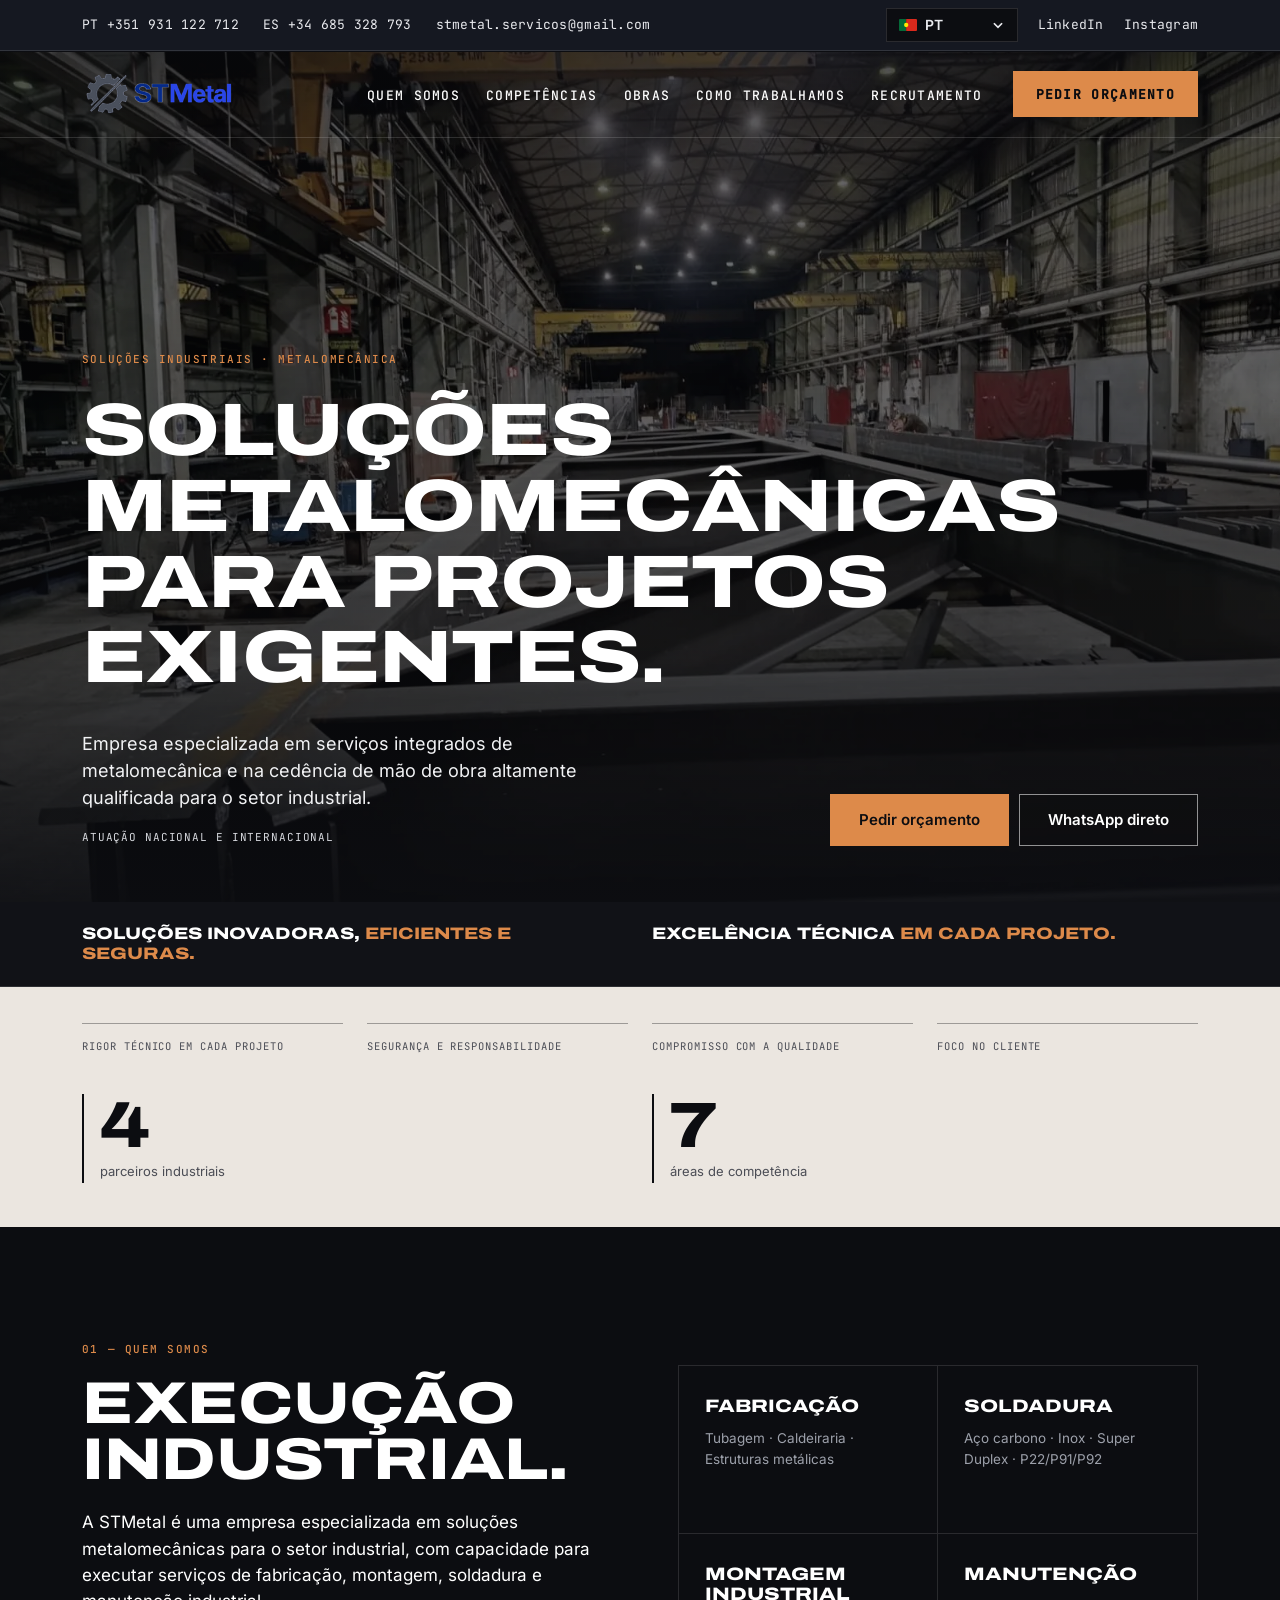
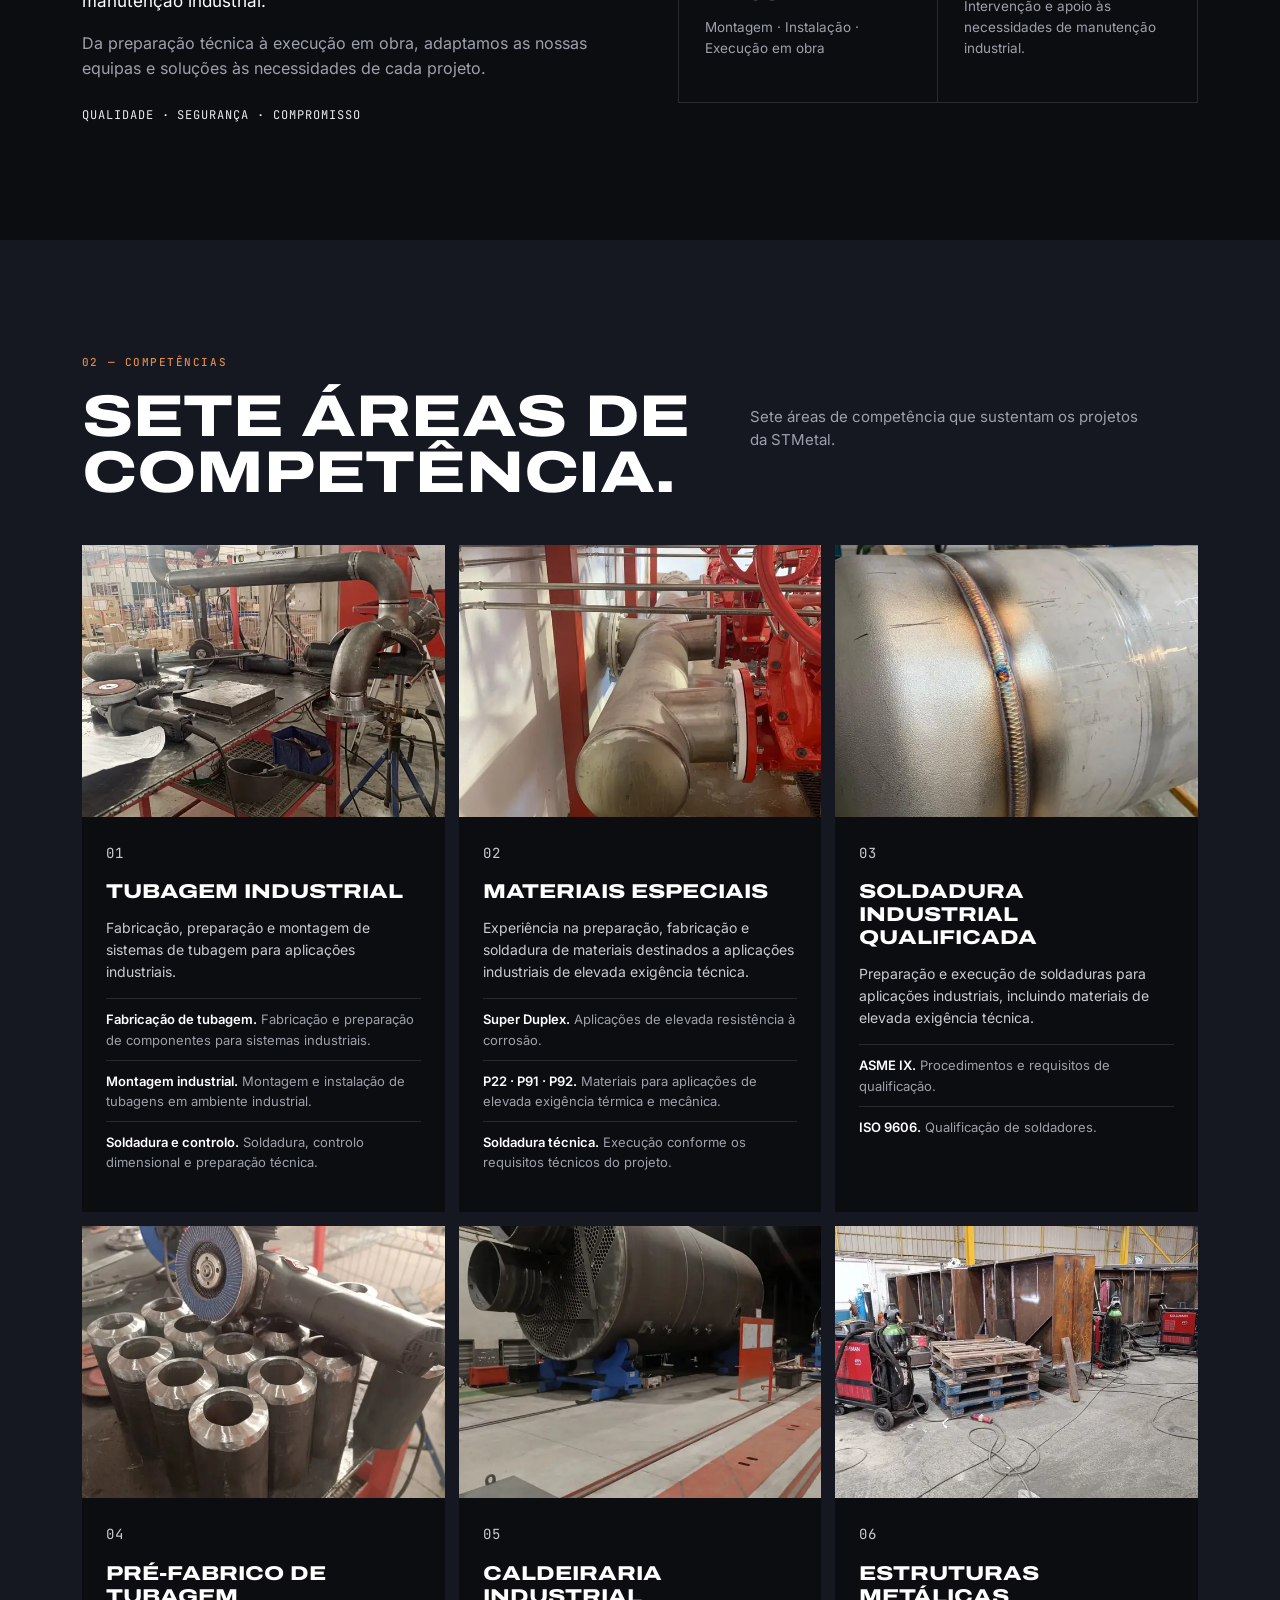
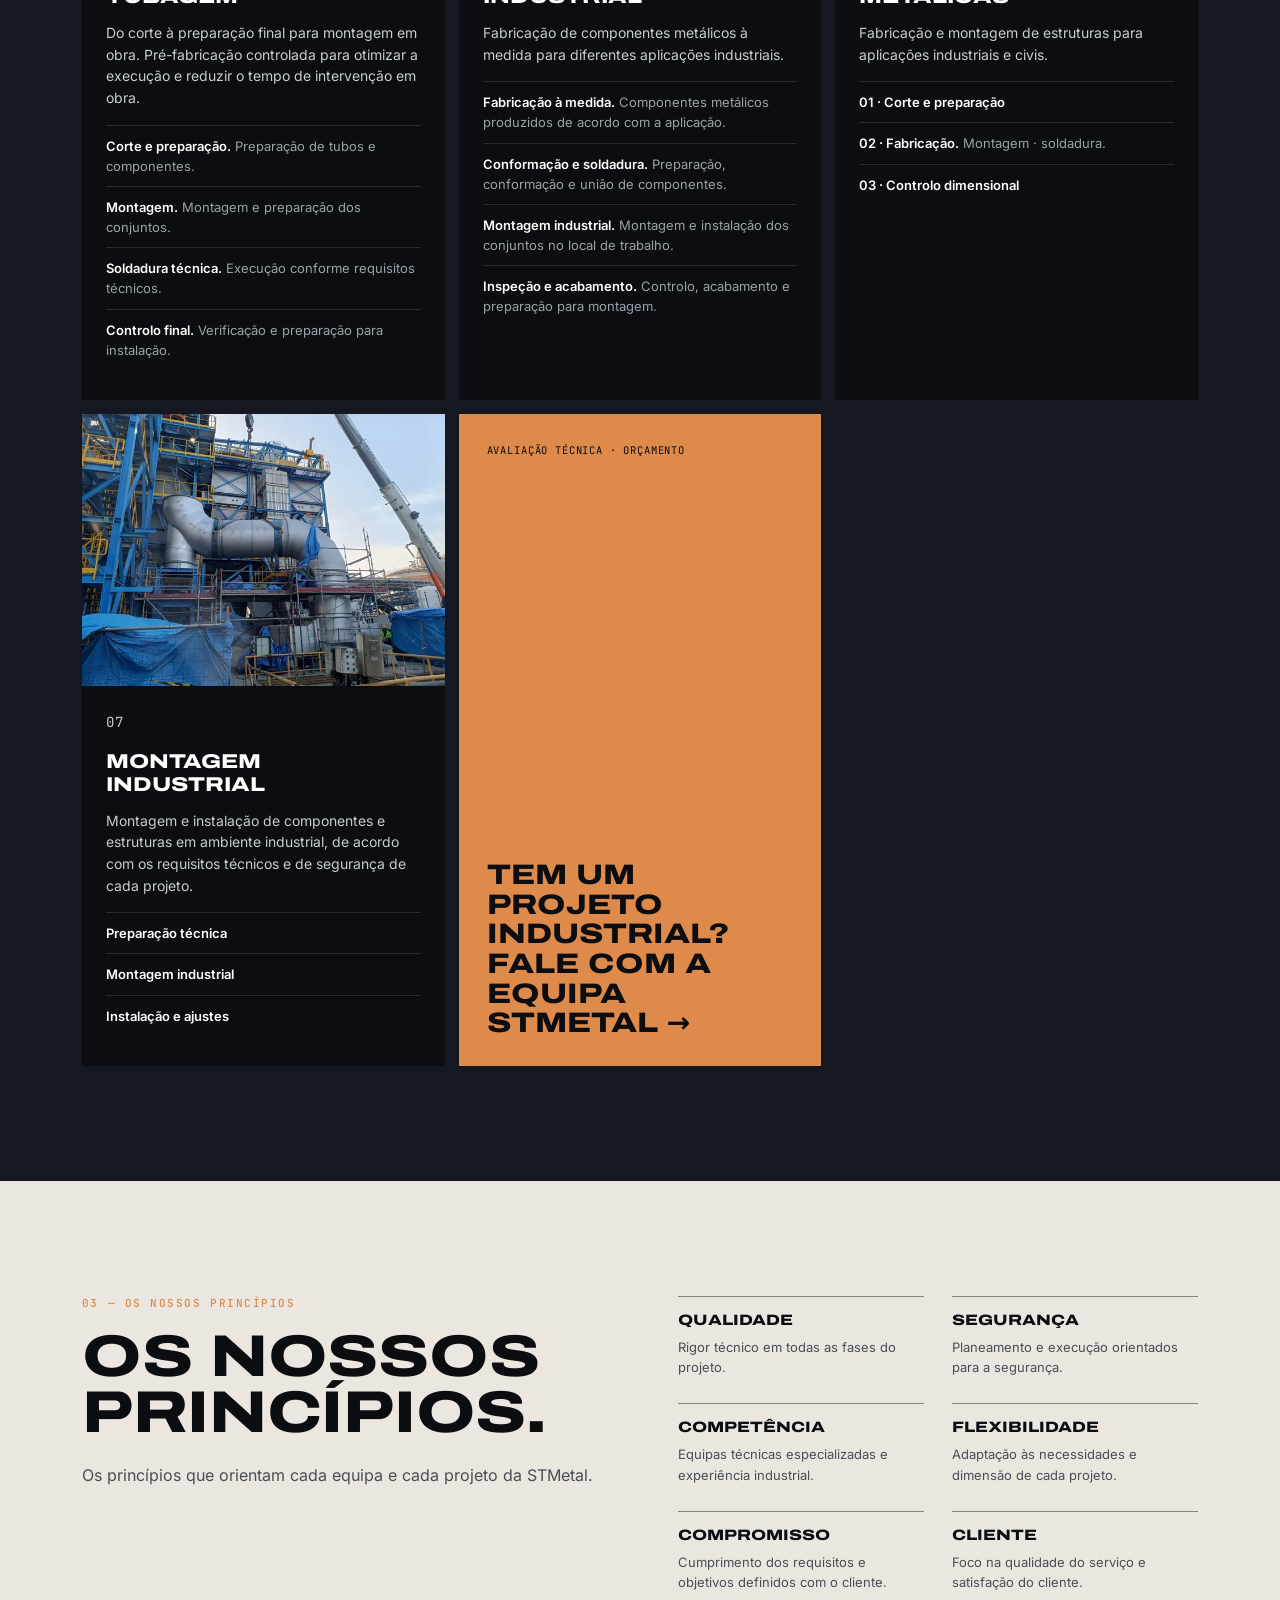
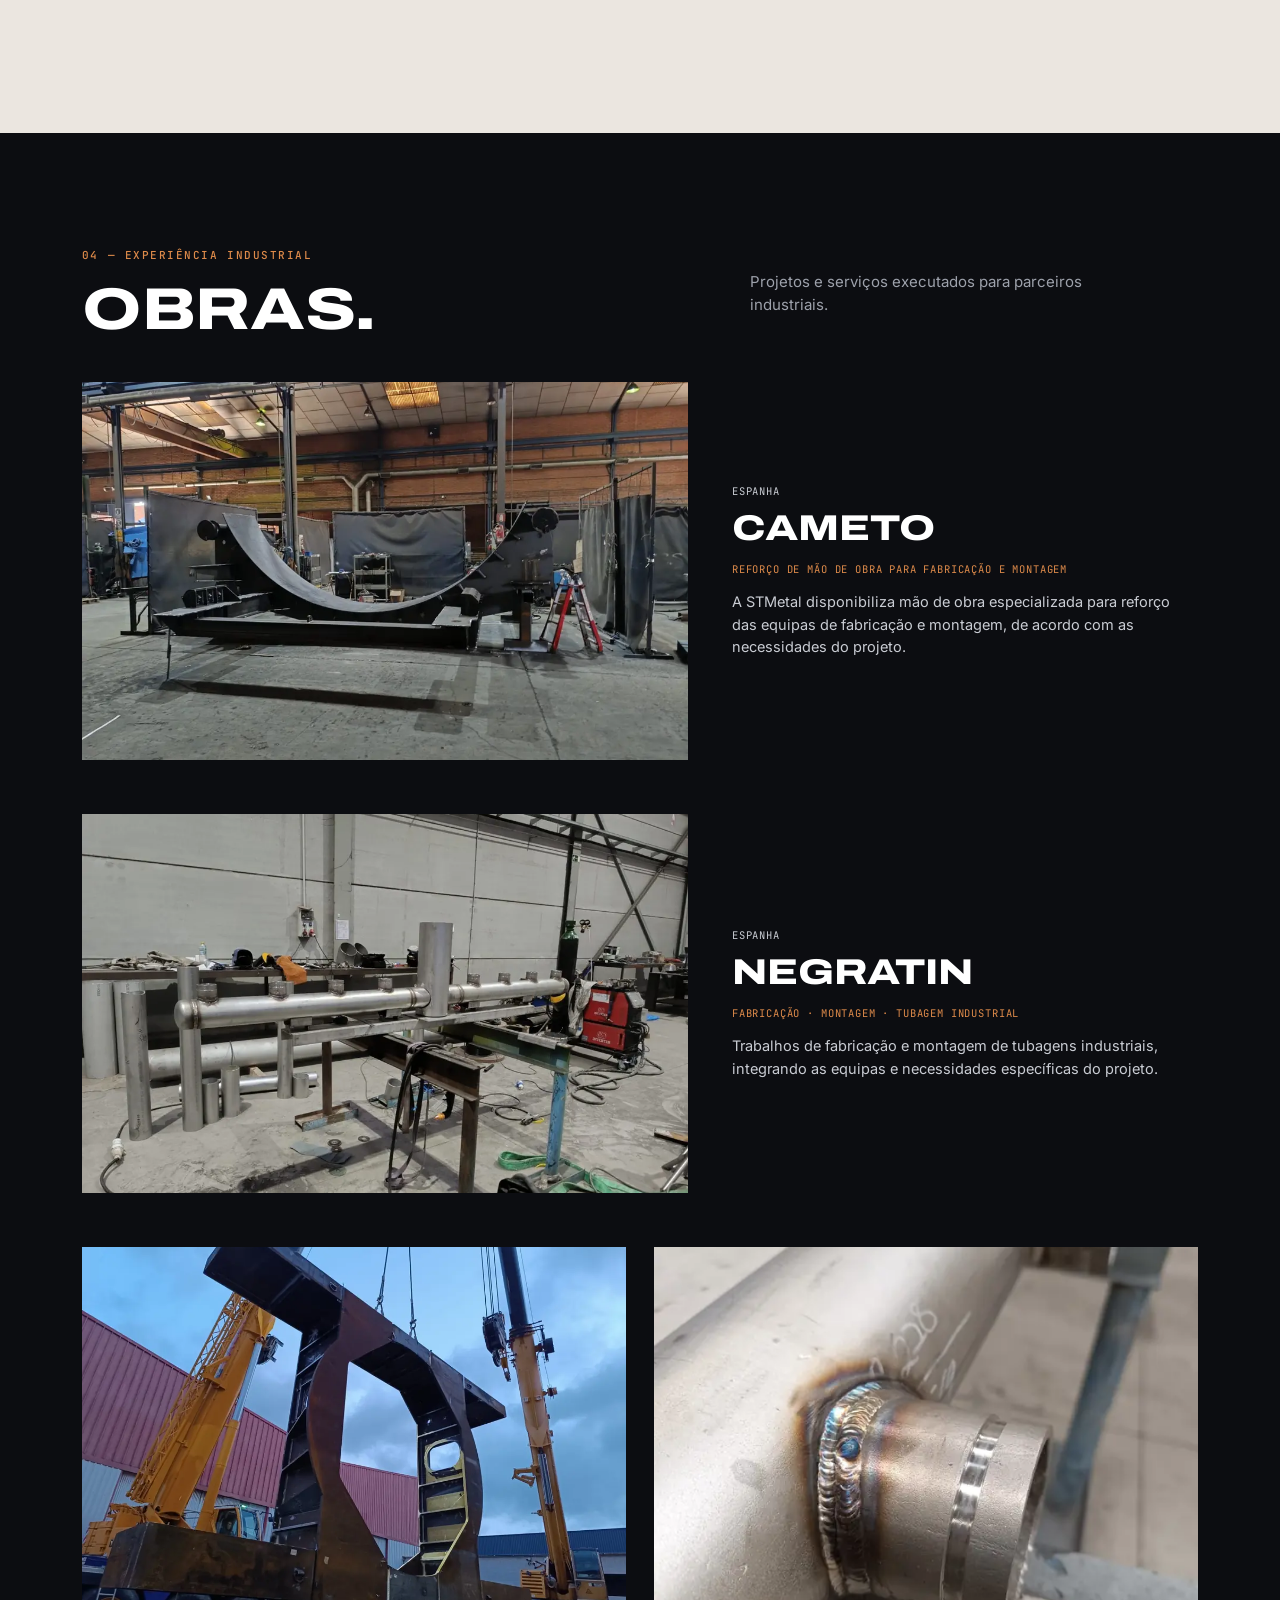
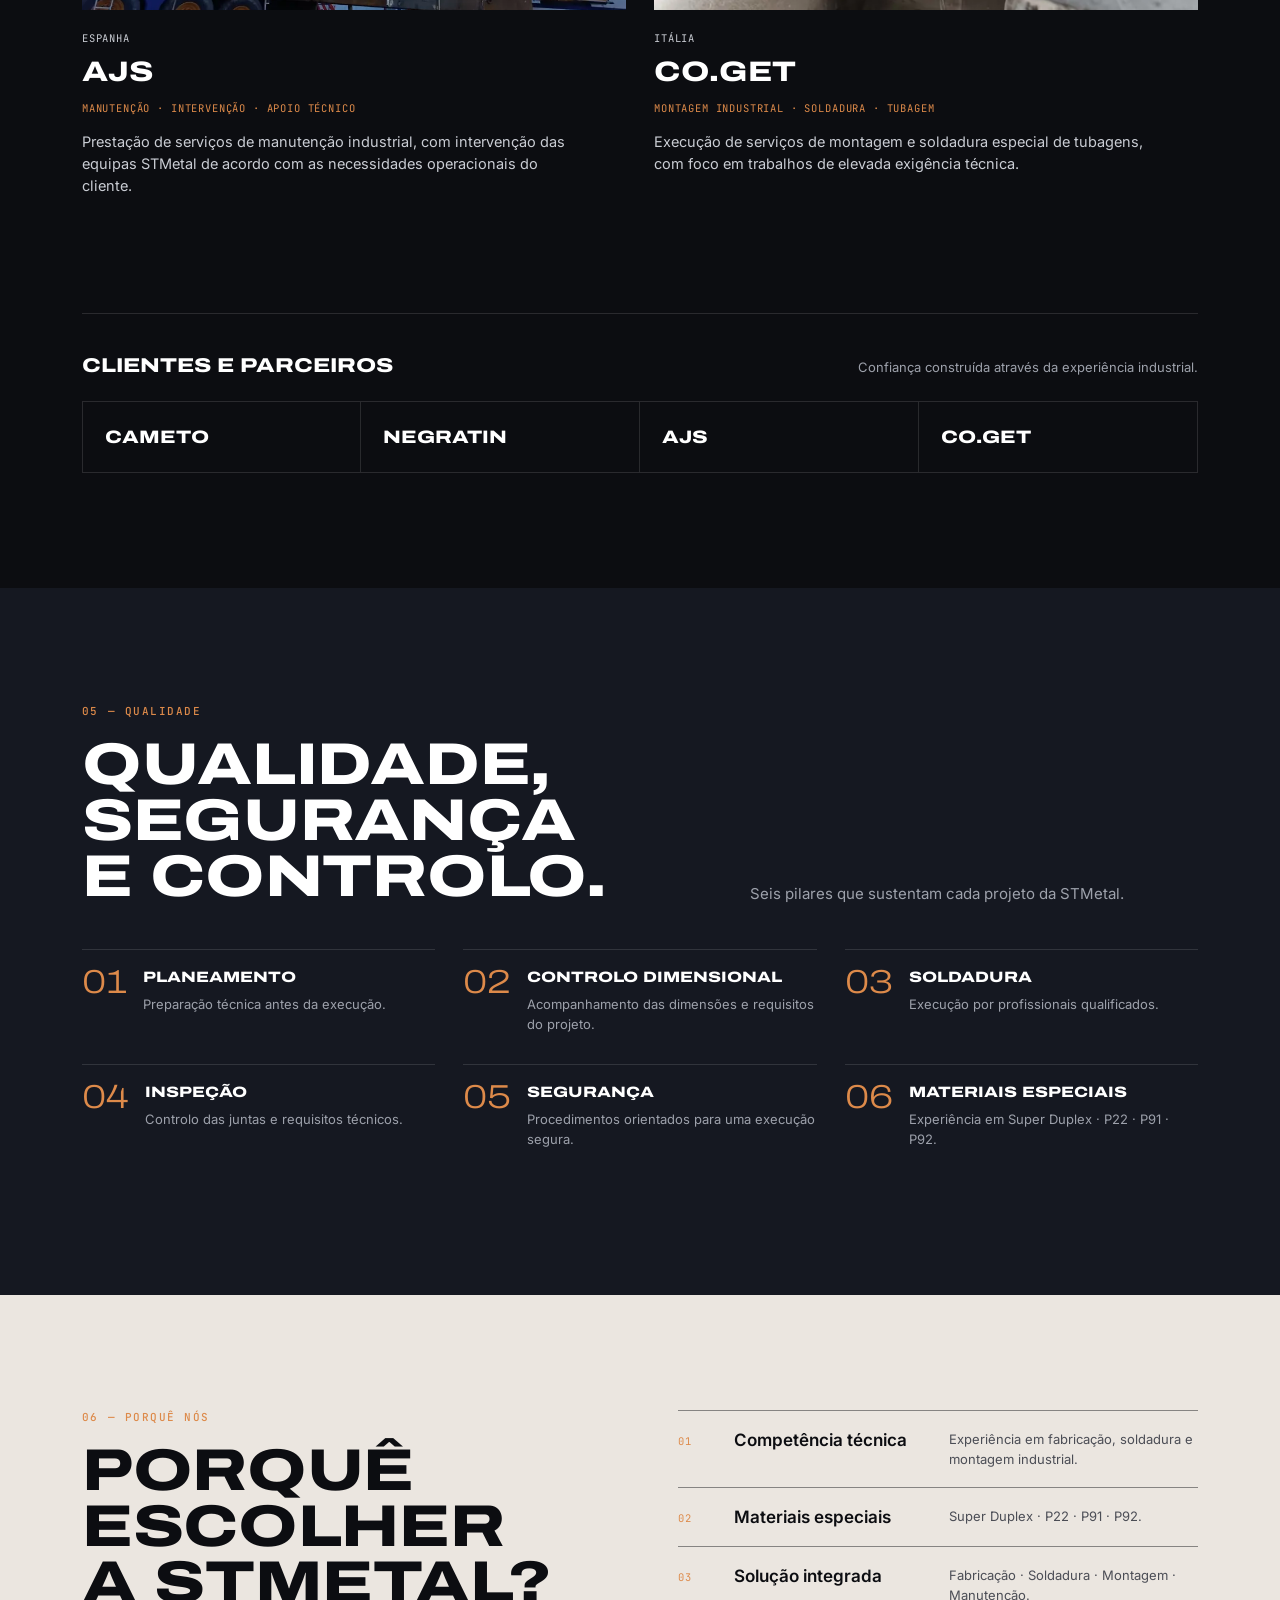
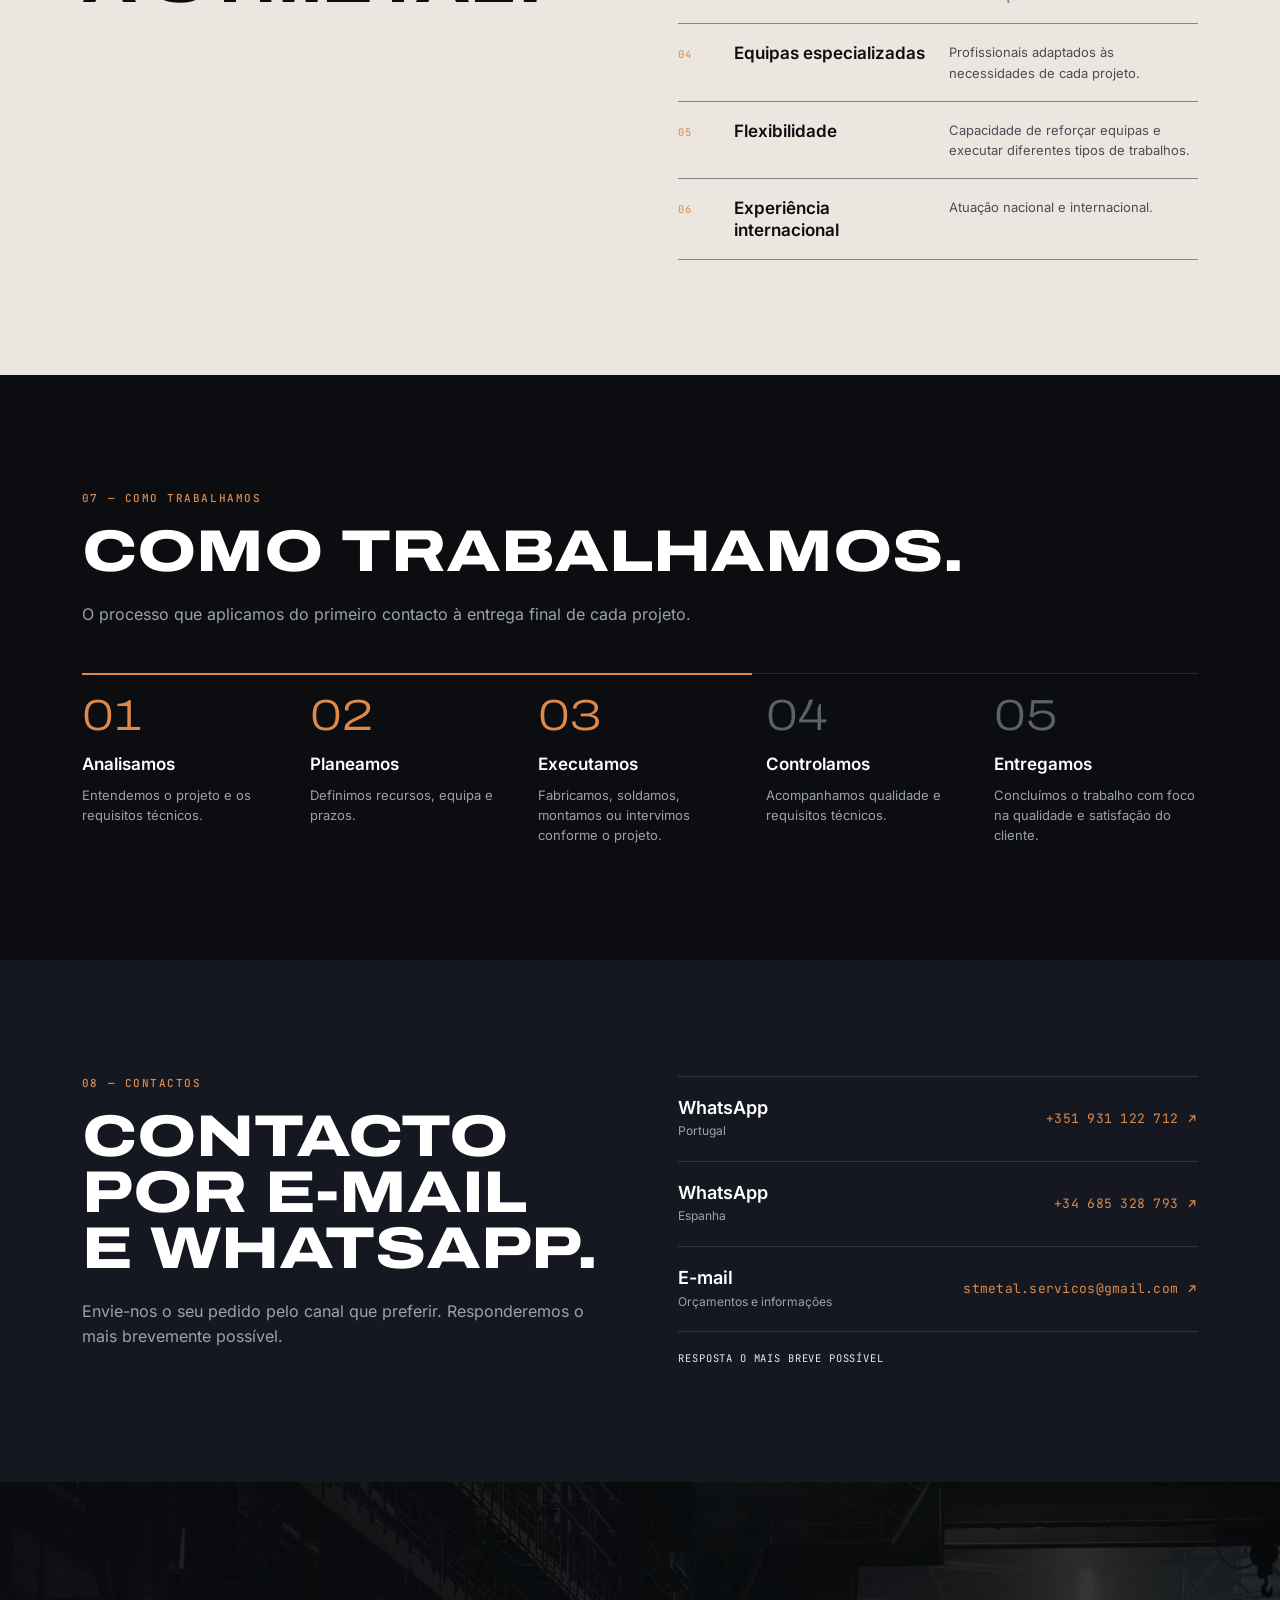
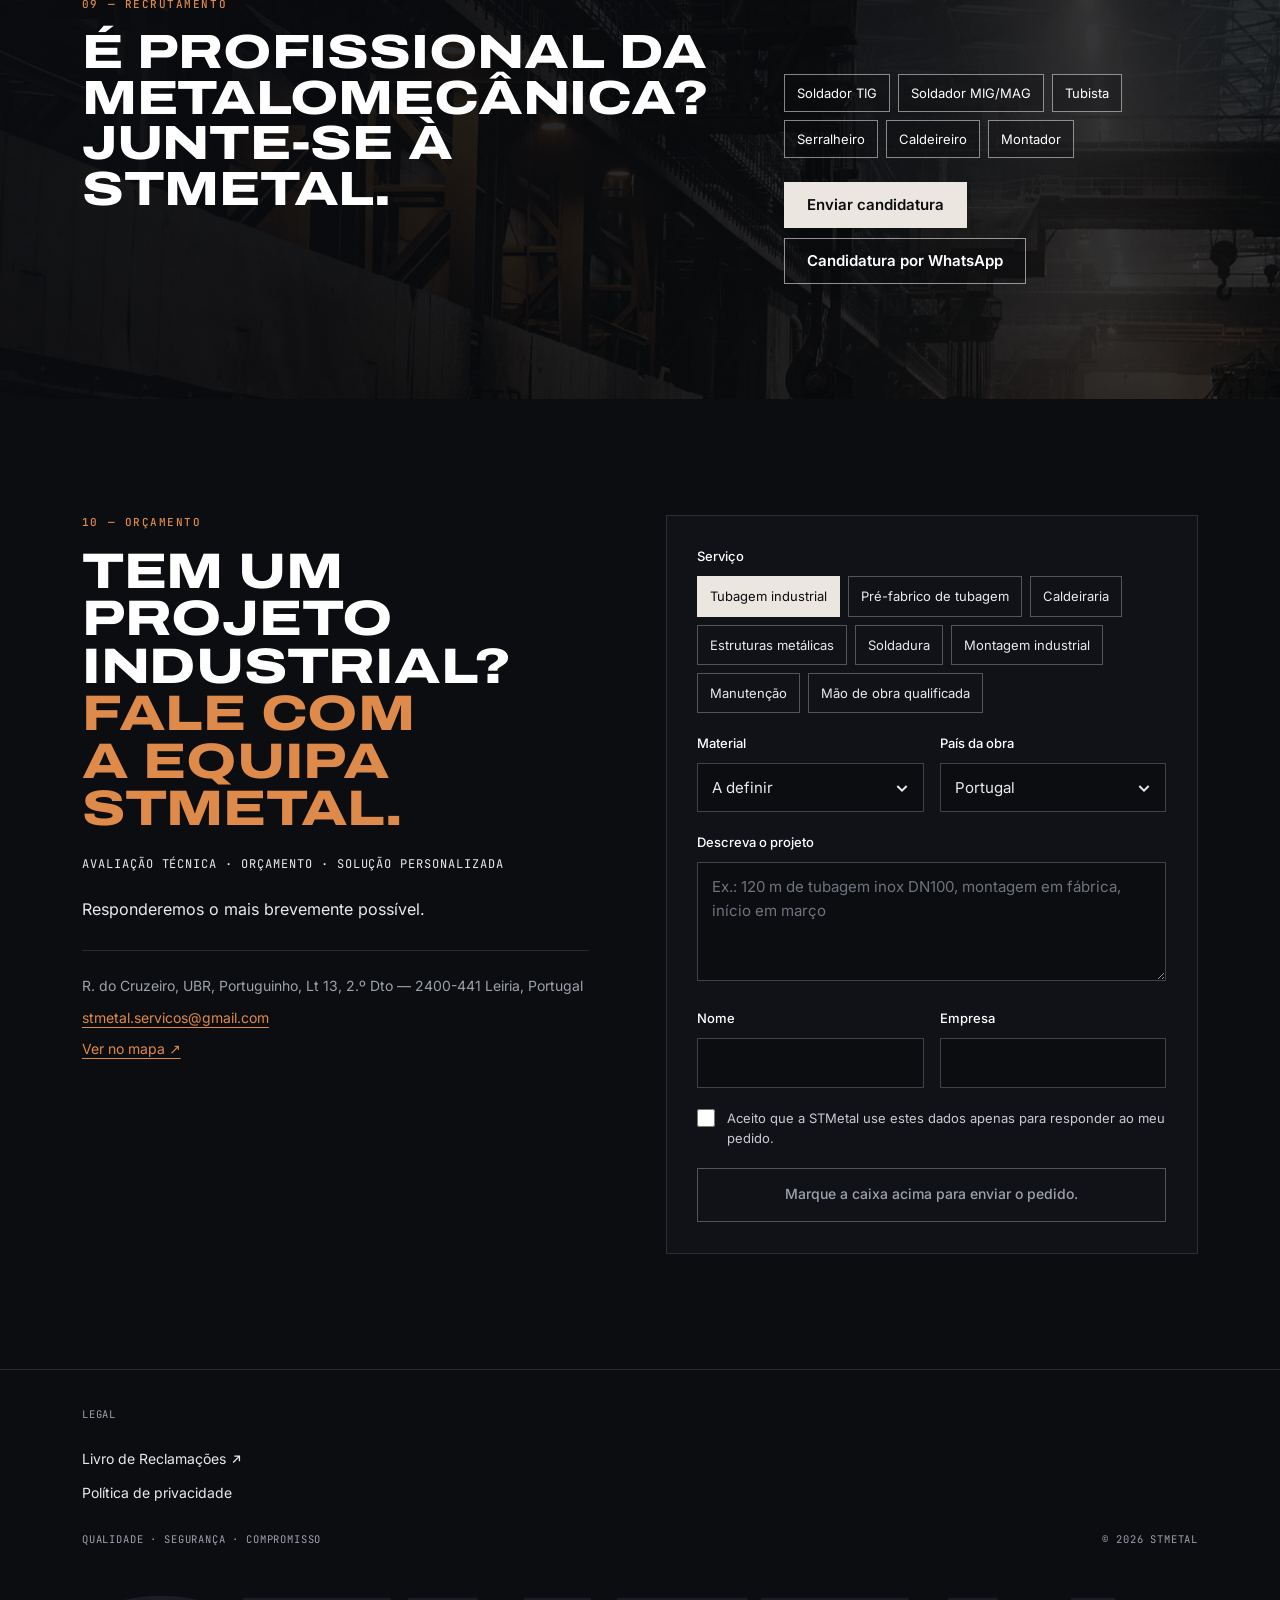
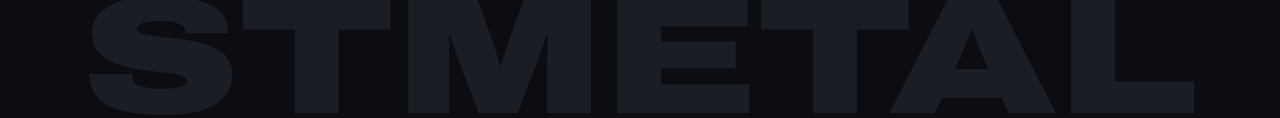
<file: index.html>
<!doctype html>
<html lang="pt-PT">
<head>
<meta charset="utf-8">
<meta name="viewport" content="width=device-width, initial-scale=1">
<title>STMetal: soluções metalomecânicas para projetos exigentes</title>
<meta name="description" content="Serviços integrados de metalomecânica e cedência de mão de obra qualificada para a indústria: tubagem, caldeiraria, estruturas metálicas, soldadura, montagem e manutenção.">
<meta name="theme-color" content="#0c0d11">
<meta property="og:type" content="website">
<meta property="og:title" content="STMetal: soluções metalomecânicas para projetos exigentes">
<meta property="og:description" content="Serviços integrados de metalomecânica e cedência de mão de obra qualificada para a indústria: tubagem, caldeiraria, estruturas metálicas, soldadura, montagem e manutenção.">
<meta property="og:image" content="share.jpg">
<meta property="og:locale" content="pt_PT">
<link rel="icon" href="assets/img/gear.png">
<link rel="stylesheet" href="assets/fonts-v6.css">
<link rel="stylesheet" href="assets/v6.css">
<script type="application/ld+json">{"@context": "https://schema.org", "@type": "LocalBusiness", "name": "STMetal", "email": "stmetal.servicos@gmail.com", "telephone": "+351 931 122 712", "address": {"@type": "PostalAddress", "streetAddress": "R. do Cruzeiro, UBR, Portuguinho, Lt 13, 2.º Dto", "postalCode": "2400-441", "addressLocality": "Leiria", "addressCountry": "PT"}, "areaServed": ["PT", "ES", "IT"], "sameAs": ["https://www.linkedin.com/in/stmetal-solucoes-industriais/", "https://www.instagram.com/stmetal.servicos/"]}</script>
<script>document.documentElement.classList.add('js')</script>
</head>
<body>
<a class="skip" href="#conteudo">Saltar para o conteúdo</a>
<div class="topbar">
  <div class="wrap topbar__in">
    <p class="topbar__contacts mono">
      <a href="tel:+351931122712"><span>PT</span> +351 931 122 712</a>
      <a href="tel:+34685328793"><span>ES</span> +34 685 328 793</a>
      <a class="topbar__mail" href="mailto:stmetal.servicos@gmail.com">stmetal.servicos@gmail.com</a>
    </p>
    <div class="topbar__right">
      <details class="lang"><summary aria-label="Traduzir o site: Português"><svg viewBox="0 0 30 20" class="flag" aria-hidden="true"><rect width="12" height="20" fill="#046a38"/><rect x="12" width="18" height="20" fill="#da291c"/><circle cx="12" cy="10" r="3.6" fill="#ffe900"/></svg><b>PT</b><svg class="ic ic--chev" viewBox="0 0 12 12" aria-hidden="true"><path d="M2.5 4.5 6 8l3.5-3.5" fill="none" stroke="currentColor" stroke-width="1.5"/></svg></summary><ul class="lang__list"><li><a href="index.html" lang="pt-PT" hreflang="pt-PT" aria-current="true"><svg viewBox="0 0 30 20" class="flag" aria-hidden="true"><rect width="12" height="20" fill="#046a38"/><rect x="12" width="18" height="20" fill="#da291c"/><circle cx="12" cy="10" r="3.6" fill="#ffe900"/></svg><b>PT</b> Português</a></li><li><a href="en/index.html" lang="en" hreflang="en"><svg viewBox="0 0 30 20" class="flag" aria-hidden="true"><rect width="30" height="20" fill="#012169"/><path d="M0 0l30 20M30 0L0 20" stroke="#fff" stroke-width="4"/><path d="M0 0l30 20M30 0L0 20" stroke="#c8102e" stroke-width="1.6"/><path d="M15 0v20M0 10h30" stroke="#fff" stroke-width="6"/><path d="M15 0v20M0 10h30" stroke="#c8102e" stroke-width="3.4"/></svg><b>EN</b> English</a></li><li><a href="es/index.html" lang="es" hreflang="es"><svg viewBox="0 0 30 20" class="flag" aria-hidden="true"><rect width="30" height="20" fill="#aa151b"/><rect y="5" width="30" height="10" fill="#f1bf00"/></svg><b>ES</b> Español</a></li><li><a href="it/index.html" lang="it" hreflang="it"><svg viewBox="0 0 30 20" class="flag" aria-hidden="true"><rect width="10" height="20" fill="#009246"/><rect x="10" width="10" height="20" fill="#fff"/><rect x="20" width="10" height="20" fill="#ce2b37"/></svg><b>IT</b> Italiano</a></li></ul></details>
      <a class="mono" href="https://www.linkedin.com/in/stmetal-solucoes-industriais/" target="_blank" rel="noopener">LinkedIn</a>
      <a class="mono" href="https://www.instagram.com/stmetal.servicos/" target="_blank" rel="noopener">Instagram</a>
    </div>
  </div>
</div>
<header class="hdr" data-hdr>
  <div class="wrap hdr__in">
    <a class="logo" href="index.html" aria-label="STMetal"><img src="assets/img/logo-stmetal-240.png" width="240" height="74" alt="STMetal"></a>
    <nav class="nav" id="nav" aria-label="Menu">
      <ul><li><a href="#quem-somos">Quem somos</a></li><li><a href="#competencias">Competências</a></li><li><a href="#obras">Obras</a></li><li><a href="#como-trabalhamos">Como trabalhamos</a></li><li><a href="#recrutamento">Recrutamento</a></li></ul>
      <a class="btn btn--orange nav__cta" href="#orcamento">Pedir orçamento</a>
    </nav>
    <button class="burger" type="button" aria-expanded="false" aria-controls="nav" data-open="Menu" data-close="Fechar"><span></span><span></span><b class="sr">Menu</b></button>
  </div>
</header>
<main id="conteudo">

  <section class="hero" aria-labelledby="hero-h">
    <div class="hero__bg" data-parallax><img src="assets/img/estruturas-1024.webp" srcset="assets/img/estruturas-640.webp 640w, assets/img/estruturas-1024.webp 1024w, assets/img/estruturas-1600.webp 1600w" sizes="100vw" width="1600" height="1200" alt="Pavilhão industrial com estruturas metálicas em fabricação" fetchpriority="high" decoding="async"></div>
    <div class="wrap hero__in">
      <p class="eyebrow hero__eyebrow">Soluções industriais · Metalomecânica</p>
      <h1 id="hero-h" class="hero__h"><span class="w"><span style="--i:0">Soluções</span></span> <span class="w"><span style="--i:1">metalo­mecânicas</span></span> <span class="w"><span style="--i:2">para</span></span> <span class="w"><span style="--i:3">projetos</span></span> <span class="w"><span style="--i:4">exigentes.</span></span></h1>
      <div class="hero__foot">
        <div>
          <p class="hero__p">Empresa especializada em serviços integrados de metalomecânica e na cedência de mão de obra altamente qualificada para o setor industrial.</p>
          <p class="mono hero__note">Atuação nacional e internacional</p>
        </div>
        <p class="hero__btns"><a class="btn btn--orange btn--lg" href="#orcamento">Pedir orçamento</a><a class="btn btn--ghost btn--lg" href="https://wa.me/351931122712" target="_blank" rel="noopener">WhatsApp direto</a></p>
      </div>
    </div>
  </section>

  <div class="strip"><div class="wrap strip__in"><p>Soluções inovadoras, <em>eficientes e seguras.</em></p><p>Excelência técnica <em>em cada projeto.</em></p></div></div>

  <section class="values sec--cream" aria-label="Qualidade · Segurança · Compromisso">
    <div class="wrap">
      <ul class="values__list mono"><li data-r>Rigor técnico em cada projeto</li><li data-r>Segurança e responsabilidade</li><li data-r>Compromisso com a qualidade</li><li data-r>Foco no cliente</li></ul>
      <ul class="stats"><li data-r><b data-count="4">4</b><span>parceiros industriais</span></li><li data-r><b data-count="7">7</b><span>áreas de competência</span></li></ul>
    </div>
  </section>

  <section class="sec about" id="quem-somos">
    <div class="wrap split">
      <div>
        <p class="eyebrow" data-r>01 — Quem somos</p>
        <h2 class="h2" data-r>Execução industrial.</h2>
        <p class="lead" data-r>A STMetal é uma empresa especializada em soluções metalomecânicas para o setor industrial, com capacidade para executar serviços de fabricação, montagem, soldadura e manutenção industrial.</p>
        <p class="muted" data-r>Da preparação técnica à execução em obra, adaptamos as nossas equipas e soluções às necessidades de cada projeto.</p>
        <p class="mono tag" data-r>Qualidade · Segurança · Compromisso</p>
      </div>
      <ul class="boxes"><li data-r><h3>Fabricação</h3><p>Tubagem · Caldeiraria · Estruturas metálicas</p></li><li data-r><h3>Soldadura</h3><p>Aço carbono · Inox · Super Duplex · P22/P91/P92</p></li><li data-r><h3>Montagem industrial</h3><p>Montagem · Instalação · Execução em obra</p></li><li data-r><h3>Manutenção</h3><p>Intervenção e apoio às necessidades de manutenção industrial.</p></li></ul>
    </div>
  </section>

  <section class="sec sec--navy skills" id="competencias">
    <div class="wrap">
      <div class="sec__head">
        <div><p class="eyebrow" data-r>02 — Competências</p><h2 class="h2" data-r>Sete áreas de competência.</h2></div>
        <p class="muted" data-r>Sete áreas de competência que sustentam os projetos da STMetal.</p>
      </div>
      <ul class="cards"><li class="card" data-r>
        <figure class="card__img"><img src="assets/img/executar-1024.webp" srcset="assets/img/executar-640.webp 640w, assets/img/executar-1024.webp 1024w, assets/img/executar-1200.webp 1200w" sizes="(min-width: 1000px) 400px, (min-width: 640px) 50vw, 100vw" width="1200" height="1600" alt="Tubagem em aço montada numa bancada da oficina" loading="lazy" decoding="async"></figure>
        <div class="card__body"><p class="card__n mono">01</p><h3>Tubagem industrial</h3><p>Fabricação, preparação e montagem de sistemas de tubagem para aplicações industriais.</p><ul><li><b>Fabricação de tubagem.</b> Fabricação e preparação de componentes para sistemas industriais.</li><li><b>Montagem industrial.</b> Montagem e instalação de tubagens em ambiente industrial.</li><li><b>Soldadura e controlo.</b> Soldadura, controlo dimensional e preparação técnica.</li></ul></div>
      </li><li class="card" data-r>
        <figure class="card__img"><img src="assets/img/qualidade-960.webp" srcset="assets/img/qualidade-640.webp 640w, assets/img/qualidade-960.webp 960w" sizes="(min-width: 1000px) 400px, (min-width: 640px) 50vw, 100vw" width="960" height="1280" alt="Coletor de tubagem em inox junto a uma estrutura vermelha" loading="lazy" decoding="async"></figure>
        <div class="card__body"><p class="card__n mono">02</p><h3>Materiais especiais</h3><p>Experiência na preparação, fabricação e soldadura de materiais destinados a aplicações industriais de elevada exigência técnica.</p><ul><li><b>Super Duplex.</b> Aplicações de elevada resistência à corrosão.</li><li><b>P22 · P91 · P92.</b> Materiais para aplicações de elevada exigência térmica e mecânica.</li><li><b>Soldadura técnica.</b> Execução conforme os requisitos técnicos do projeto.</li></ul></div>
      </li><li class="card" data-r>
        <figure class="card__img"><img src="assets/img/solda-circular-960.webp" srcset="assets/img/solda-circular-640.webp 640w, assets/img/solda-circular-960.webp 960w" sizes="(min-width: 1000px) 400px, (min-width: 640px) 50vw, 100vw" width="960" height="1280" alt="Cordão de soldadura circunferencial num tubo de inox" loading="lazy" decoding="async"></figure>
        <div class="card__body"><p class="card__n mono">03</p><h3>Soldadura industrial qualificada</h3><p>Preparação e execução de soldaduras para aplicações industriais, incluindo materiais de elevada exigência técnica.</p><ul><li><b>ASME IX.</b> Procedimentos e requisitos de qualificação.</li><li><b>ISO 9606.</b> Qualificação de soldadores.</li></ul></div>
      </li><li class="card" data-r>
        <figure class="card__img"><img src="assets/img/prefabrico-1024.webp" srcset="assets/img/prefabrico-640.webp 640w, assets/img/prefabrico-1024.webp 1024w, assets/img/prefabrico-1200.webp 1200w" sizes="(min-width: 1000px) 400px, (min-width: 640px) 50vw, 100vw" width="1200" height="1600" alt="Troços de tubo cortados e chanfrados, prontos a soldar" loading="lazy" decoding="async"></figure>
        <div class="card__body"><p class="card__n mono">04</p><h3>Pré-fabrico de tubagem</h3><p>Do corte à preparação final para montagem em obra. Pré-fabricação controlada para otimizar a execução e reduzir o tempo de intervenção em obra.</p><ul><li><b>Corte e preparação.</b> Preparação de tubos e componentes.</li><li><b>Montagem.</b> Montagem e preparação dos conjuntos.</li><li><b>Soldadura técnica.</b> Execução conforme requisitos técnicos.</li><li><b>Controlo final.</b> Verificação e preparação para instalação.</li></ul></div>
      </li><li class="card" data-r>
        <figure class="card__img"><img src="assets/img/obra-vaso-1024.webp" srcset="assets/img/obra-vaso-640.webp 640w, assets/img/obra-vaso-1024.webp 1024w, assets/img/obra-vaso-1200.webp 1200w" sizes="(min-width: 1000px) 400px, (min-width: 640px) 50vw, 100vw" width="1200" height="1600" alt="Vaso de grande diâmetro em fabricação na oficina" loading="lazy" decoding="async"></figure>
        <div class="card__body"><p class="card__n mono">05</p><h3>Caldeiraria industrial</h3><p>Fabricação de componentes metálicos à medida para diferentes aplicações industriais.</p><ul><li><b>Fabricação à medida.</b> Componentes metálicos produzidos de acordo com a aplicação.</li><li><b>Conformação e soldadura.</b> Preparação, conformação e união de componentes.</li><li><b>Montagem industrial.</b> Montagem e instalação dos conjuntos no local de trabalho.</li><li><b>Inspeção e acabamento.</b> Controlo, acabamento e preparação para montagem.</li></ul></div>
      </li><li class="card" data-r>
        <figure class="card__img"><img src="assets/img/manutencao-1024.webp" srcset="assets/img/manutencao-640.webp 640w, assets/img/manutencao-1024.webp 1024w, assets/img/manutencao-1200.webp 1200w" sizes="(min-width: 1000px) 400px, (min-width: 640px) 50vw, 100vw" width="1200" height="1600" alt="Equipas a soldar estruturas metálicas na oficina" loading="lazy" decoding="async"></figure>
        <div class="card__body"><p class="card__n mono">06</p><h3>Estruturas metálicas</h3><p>Fabricação e montagem de estruturas para aplicações industriais e civis.</p><ul><li><b>01 · Corte e preparação</b></li><li><b>02 · Fabricação.</b> Montagem · soldadura.</li><li><b>03 · Controlo dimensional</b></li></ul></div>
      </li><li class="card" data-r>
        <figure class="card__img"><img src="assets/img/montagem-1024.webp" srcset="assets/img/montagem-640.webp 640w, assets/img/montagem-1024.webp 1024w, assets/img/montagem-1600.webp 1600w" sizes="(min-width: 1000px) 400px, (min-width: 640px) 50vw, 100vw" width="1600" height="1200" alt="Tubagem de grande diâmetro montada numa central industrial" loading="lazy" decoding="async"></figure>
        <div class="card__body"><p class="card__n mono">07</p><h3>Montagem industrial</h3><p>Montagem e instalação de componentes e estruturas em ambiente industrial, de acordo com os requisitos técnicos e de segurança de cada projeto.</p><ul><li><b>Preparação técnica</b></li><li><b>Montagem industrial</b></li><li><b>Instalação e ajustes</b></li></ul></div>
      </li><li class="card card--cta" data-r><a href="#orcamento"><span class="mono">Avaliação técnica · Orçamento</span><b>Tem um projeto industrial? Fale com a equipa STMetal <i aria-hidden="true">→</i></b></a></li></ul>
    </div>
  </section>

  <section class="sec sec--cream prin">
    <div class="wrap split">
      <div><p class="eyebrow" data-r>03 — Os nossos princípios</p><h2 class="h2" data-r>Os nossos princípios.</h2><p class="muted" data-r>Os princípios que orientam cada equipa e cada projeto da STMetal.</p></div>
      <ul class="grid2"><li data-r><h3>Qualidade</h3><p>Rigor técnico em todas as fases do projeto.</p></li><li data-r><h3>Segurança</h3><p>Planeamento e execução orientados para a segurança.</p></li><li data-r><h3>Competência</h3><p>Equipas técnicas especializadas e experiência industrial.</p></li><li data-r><h3>Flexibilidade</h3><p>Adaptação às necessidades e dimensão de cada projeto.</p></li><li data-r><h3>Compromisso</h3><p>Cumprimento dos requisitos e objetivos definidos com o cliente.</p></li><li data-r><h3>Cliente</h3><p>Foco na qualidade do serviço e satisfação do cliente.</p></li></ul>
    </div>
  </section>

  <section class="sec work" id="obras">
    <div class="wrap">
      <div class="sec__head">
        <div><p class="eyebrow" data-r>04 — Experiência industrial</p><h2 class="h2" data-r>Obras.</h2></div>
        <p class="muted" data-r>Projetos e serviços executados para parceiros industriais.</p>
      </div>
      <div class="obras"><article class="obra obra--wide" data-r>
        <figure class="obra__img"><img src="assets/img/planear-1024.webp" srcset="assets/img/planear-640.webp 640w, assets/img/planear-1024.webp 1024w, assets/img/planear-1600.webp 1600w" sizes="(min-width: 1000px) 760px, 100vw" width="1600" height="1200" alt="Estrutura metálica curva em fabricação numa nave" loading="lazy" decoding="async"></figure>
        <div class="obra__txt"><p class="mono obra__country">Espanha</p><h3>Cameto</h3><p class="mono obra__tags">Reforço de mão de obra para fabricação e montagem</p><p>A STMetal disponibiliza mão de obra especializada para reforço das equipas de fabricação e montagem, de acordo com as necessidades do projeto.</p></div>
      </article><article class="obra obra--wide wide--rev" data-r>
        <figure class="obra__img"><img src="assets/img/tubagem-1024.webp" srcset="assets/img/tubagem-640.webp 640w, assets/img/tubagem-1024.webp 1024w, assets/img/tubagem-1600.webp 1600w" sizes="(min-width: 1000px) 760px, 100vw" width="1600" height="1200" alt="Linha de tubagem em fabricação numa nave industrial" loading="lazy" decoding="async"></figure>
        <div class="obra__txt"><p class="mono obra__country">Espanha</p><h3>Negratin</h3><p class="mono obra__tags">Fabricação · Montagem · Tubagem industrial</p><p>Trabalhos de fabricação e montagem de tubagens industriais, integrando as equipas e necessidades específicas do projeto.</p></div>
      </article><article class="obra obra--half" data-r>
        <figure class="obra__img"><img src="assets/img/hero-1600.webp" srcset="assets/img/hero-1024.webp 1024w, assets/img/hero-1600.webp 1600w" sizes="(min-width: 1000px) 620px, 100vw" width="1600" height="1200" alt="Pórtico metálico a ser içado por gruas" loading="lazy" decoding="async"></figure>
        <div class="obra__txt"><p class="mono obra__country">Espanha</p><h3>AJS</h3><p class="mono obra__tags">Manutenção · Intervenção · Apoio técnico</p><p>Prestação de serviços de manutenção industrial, com intervenção das equipas STMetal de acordo com as necessidades operacionais do cliente.</p></div>
      </article><article class="obra obra--half" data-r>
        <figure class="obra__img"><img src="assets/img/solda-inox-1024.webp" srcset="assets/img/solda-inox-640.webp 640w, assets/img/solda-inox-1024.webp 1024w, assets/img/solda-inox-1530.webp 1530w" sizes="(min-width: 1000px) 620px, 100vw" width="1530" height="2040" alt="Soldadura numa derivação de tubagem em inox" loading="lazy" decoding="async"></figure>
        <div class="obra__txt"><p class="mono obra__country">Itália</p><h3>Co.Get</h3><p class="mono obra__tags">Montagem industrial · Soldadura · Tubagem</p><p>Execução de serviços de montagem e soldadura especial de tubagens, com foco em trabalhos de elevada exigência técnica.</p></div>
      </article></div>
      <div class="clients">
        <div class="clients__head"><h3 data-r>Clientes e parceiros</h3><p class="muted" data-r>Confiança construída através da experiência industrial.</p></div>
        <ul class="clients__list"><li data-r>CAMETO</li><li data-r>NEGRATIN</li><li data-r>AJS</li><li data-r>CO.GET</li></ul>
      </div>
    </div>
  </section>

  <section class="sec sec--navy quality">
    <div class="wrap">
      <div class="sec__head sec__head--end">
        <div><p class="eyebrow" data-r>05 — Qualidade</p><h2 class="h2" data-r>Qualidade, segurança e controlo.</h2></div>
        <p class="muted" data-r>Seis pilares que sustentam cada projeto da STMetal.</p>
      </div>
      <ul class="pillars"><li data-r><span class="num">01</span><div><h3>Planeamento</h3><p>Preparação técnica antes da execução.</p></div></li><li data-r><span class="num">02</span><div><h3>Controlo dimensional</h3><p>Acompanhamento das dimensões e requisitos do projeto.</p></div></li><li data-r><span class="num">03</span><div><h3>Soldadura</h3><p>Execução por profissionais qualificados.</p></div></li><li data-r><span class="num">04</span><div><h3>Inspeção</h3><p>Controlo das juntas e requisitos técnicos.</p></div></li><li data-r><span class="num">05</span><div><h3>Segurança</h3><p>Procedimentos orientados para uma execução segura.</p></div></li><li data-r><span class="num">06</span><div><h3>Materiais especiais</h3><p>Experiência em Super Duplex · P22 · P91 · P92.</p></div></li></ul>
    </div>
  </section>

  <section class="sec sec--cream why">
    <div class="wrap split">
      <div><p class="eyebrow" data-r>06 — Porquê nós</p><h2 class="h2" data-r>Porquê escolher a STMetal?</h2><p class="muted" data-r>As razões que fazem da STMetal o parceiro certo para o seu projeto.</p></div>
      <ol class="why__list"><li data-r><span class="mono">01</span><h3>Competência técnica</h3><p>Experiência em fabricação, soldadura e montagem industrial.</p></li><li data-r><span class="mono">02</span><h3>Materiais especiais</h3><p>Super Duplex · P22 · P91 · P92.</p></li><li data-r><span class="mono">03</span><h3>Solução integrada</h3><p>Fabricação · Soldadura · Montagem · Manutenção.</p></li><li data-r><span class="mono">04</span><h3>Equipas especializadas</h3><p>Profissionais adaptados às necessidades de cada projeto.</p></li><li data-r><span class="mono">05</span><h3>Flexibilidade</h3><p>Capacidade de reforçar equipas e executar diferentes tipos de trabalhos.</p></li><li data-r><span class="mono">06</span><h3>Experiência internacional</h3><p>Atuação nacional e internacional.</p></li></ol>
    </div>
  </section>

  <section class="sec how" id="como-trabalhamos">
    <div class="wrap">
      <p class="eyebrow" data-r>07 — Como trabalhamos</p>
      <h2 class="h2" data-r>Como trabalhamos.</h2>
      <p class="muted" data-r>O processo que aplicamos do primeiro contacto à entrega final de cada projeto.</p>
      <ol class="steps" data-steps><i class="steps__bar" aria-hidden="true"></i><li data-step><span class="num">01</span><h3>Analisamos</h3><p>Entendemos o projeto e os requisitos técnicos.</p></li><li data-step><span class="num">02</span><h3>Planeamos</h3><p>Definimos recursos, equipa e prazos.</p></li><li data-step><span class="num">03</span><h3>Executamos</h3><p>Fabricamos, soldamos, montamos ou intervimos conforme o projeto.</p></li><li data-step><span class="num">04</span><h3>Controlamos</h3><p>Acompanhamos qualidade e requisitos técnicos.</p></li><li data-step><span class="num">05</span><h3>Entregamos</h3><p>Concluímos o trabalho com foco na qualidade e satisfação do cliente.</p></li></ol>
    </div>
  </section>

  <section class="sec sec--navy contact" id="contactos">
    <div class="wrap split">
      <div><p class="eyebrow" data-r>08 — Contactos</p><h2 class="h2" data-r>Contacto por e-mail e WhatsApp.</h2><p class="muted" data-r>Envie-nos o seu pedido pelo canal que preferir. Responderemos o mais brevemente possível.</p></div>
      <div>
        <ul class="rows">
          <li data-r><div><h3>WhatsApp</h3><p>Portugal</p></div><a class="mono" href="https://wa.me/351931122712" target="_blank" rel="noopener">+351 931 122 712 <svg class="ic ic--ne" viewBox="0 0 16 16" aria-hidden="true"><path d="M4 12 12 4M5.5 4H12v6.5" fill="none" stroke="currentColor" stroke-width="1.6"/></svg></a></li>
          <li data-r><div><h3>WhatsApp</h3><p>Espanha</p></div><a class="mono" href="https://wa.me/34685328793" target="_blank" rel="noopener">+34 685 328 793 <svg class="ic ic--ne" viewBox="0 0 16 16" aria-hidden="true"><path d="M4 12 12 4M5.5 4H12v6.5" fill="none" stroke="currentColor" stroke-width="1.6"/></svg></a></li>
          <li data-r><div><h3>E-mail</h3><p>Orçamentos e informações</p></div><a class="mono" href="mailto:stmetal.servicos@gmail.com">stmetal.servicos@gmail.com <svg class="ic ic--ne" viewBox="0 0 16 16" aria-hidden="true"><path d="M4 12 12 4M5.5 4H12v6.5" fill="none" stroke="currentColor" stroke-width="1.6"/></svg></a></li>
        </ul>
        <p class="mono rows__note" data-r>Resposta o mais breve possível</p>
      </div>
    </div>
  </section>

  <section class="jobs" id="recrutamento">
    <div class="jobs__bg" data-parallax="strong"><img src="assets/img/stock-hall-1024.webp" srcset="assets/img/stock-hall-640.webp 640w, assets/img/stock-hall-1024.webp 1024w, assets/img/stock-hall-1600.webp 1600w" sizes="100vw" width="1600" height="1063" alt="" loading="lazy" decoding="async"></div>
    <div class="wrap jobs__in">
      <div><p class="eyebrow" data-r>09 — Recrutamento</p><h2 class="h2" data-r>É profissional da metalo­mecânica? Junte-se à STMetal.</h2><p data-r>Procuramos profissionais qualificados para obras nacionais e no estrangeiro. Envie o seu CV e certificados.</p></div>
      <div class="jobs__side" data-r>
        <ul class="roles"><li>Soldador TIG</li><li>Soldador MIG/MAG</li><li>Tubista</li><li>Serralheiro</li><li>Caldeireiro</li><li>Montador</li></ul>
        <p class="jobs__btns"><a class="btn btn--cream" href="mailto:stmetal.servicos@gmail.com?subject=Candidatura%20STMetal&amp;body=Ol%C3%A1%2C%20gostaria%20de%20me%20candidatar.%20Fun%C3%A7%C3%A3o%3A%20%0AEnvio%20em%20anexo%20o%20meu%20CV%20e%20certificados.">Enviar candidatura</a><a class="btn btn--ghost" href="https://wa.me/351931122712?text=Ol%C3%A1%2C%20gostaria%20de%20me%20candidatar%20%C3%A0%20STMetal." target="_blank" rel="noopener">Candidatura por WhatsApp</a></p>
      </div>
    </div>
  </section>

  <section class="sec quote" id="orcamento">
    <div class="wrap split split--form">
      <div>
        <p class="eyebrow" data-r>10 — Orçamento</p>
        <h2 class="h2 h2--xl" data-r>Tem um projeto industrial? <em>Fale com a equipa STMetal.</em></h2>
        <p class="mono tag" data-r>Avaliação técnica · Orçamento · Solução personalizada</p>
        <p data-r>Responderemos o mais brevemente possível.</p>
        <div class="quote__info" data-r>
          <p class="muted">R. do Cruzeiro, UBR, Portuguinho, Lt 13, 2.º Dto — 2400-441 Leiria, Portugal</p>
          <p><a class="link" href="mailto:stmetal.servicos@gmail.com">stmetal.servicos@gmail.com</a></p>
          <p><a class="link" href="https://www.openstreetmap.org/search?query=Rua%20do%20Cruzeiro%20Portuguinho%20Leiria" target="_blank" rel="noopener">Ver no mapa ↗</a></p>
        </div>
      </div>
      <form class="form" data-form data-email="stmetal.servicos@gmail.com" novalidate data-r>
        <fieldset><legend>Serviço</legend><div class="chips"><label class="chip"><input type="checkbox" name="servico" value="Tubagem industrial" checked><span>Tubagem industrial</span></label><label class="chip"><input type="checkbox" name="servico" value="Pré-fabrico de tubagem"><span>Pré-fabrico de tubagem</span></label><label class="chip"><input type="checkbox" name="servico" value="Caldeiraria"><span>Caldeiraria</span></label><label class="chip"><input type="checkbox" name="servico" value="Estruturas metálicas"><span>Estruturas metálicas</span></label><label class="chip"><input type="checkbox" name="servico" value="Soldadura"><span>Soldadura</span></label><label class="chip"><input type="checkbox" name="servico" value="Montagem industrial"><span>Montagem industrial</span></label><label class="chip"><input type="checkbox" name="servico" value="Manutenção"><span>Manutenção</span></label><label class="chip"><input type="checkbox" name="servico" value="Mão de obra qualificada"><span>Mão de obra qualificada</span></label></div></fieldset>
        <div class="form__row">
          <label><span>Material</span><span class="sel"><select name="material"><option>A definir</option><option>Aço carbono</option><option>Inox</option><option>Super Duplex</option><option>P22 · P91 · P92</option><option>Outro</option></select><svg class="ic ic--chev" viewBox="0 0 12 12" aria-hidden="true"><path d="M2.5 4.5 6 8l3.5-3.5" fill="none" stroke="currentColor" stroke-width="1.5"/></svg></span></label>
          <label><span>País da obra</span><span class="sel"><select name="pais"><option>Portugal</option><option>Espanha</option><option>Itália</option><option>Outro</option></select><svg class="ic ic--chev" viewBox="0 0 12 12" aria-hidden="true"><path d="M2.5 4.5 6 8l3.5-3.5" fill="none" stroke="currentColor" stroke-width="1.5"/></svg></span></label>
        </div>
        <label><span>Descreva o projeto</span><textarea name="descricao" rows="4" placeholder="Ex.: 120 m de tubagem inox DN100, montagem em fábrica, início em março"></textarea></label>
        <div class="form__row">
          <label><span>Nome</span><input name="nome" autocomplete="name"></label>
          <label><span>Empresa</span><input name="empresa" autocomplete="organization"></label>
        </div>
        <label class="check"><input type="checkbox" name="consent" data-consent><span>Aceito que a STMetal use estes dados apenas para responder ao meu pedido.</span></label>
        <button class="btn btn--submit" type="submit" disabled data-submit>Marque a caixa acima para enviar o pedido.</button>
        <p class="form__msg" role="status" aria-live="polite" data-msg></p>
        <script type="application/json" data-msgs>{"f_locked": "Marque a caixa acima para enviar o pedido.", "f_send": "Enviar pedido", "f_subject": "Pedido de orçamento", "f_need": "Preencha o nome e a descrição do projeto.", "f_done": "Abrimos o seu programa de e-mail com o pedido escrito. Se não abriu, escreva para stmetal.servicos@gmail.com.", "f_l_service": "Serviço", "f_l_material": "Material", "f_l_country": "País da obra", "f_l_name": "Nome", "f_l_company": "Empresa"}</script>
      </form>
    </div>
  </section>

</main>
<footer class="ftr">
  <div class="wrap">
    <p class="mono ftr__label">Legal</p>
    <ul class="ftr__links">
      <li><a href="https://www.livroreclamacoes.pt/" target="_blank" rel="noopener">Livro de Reclamações <svg class="ic ic--ne" viewBox="0 0 16 16" aria-hidden="true"><path d="M4 12 12 4M5.5 4H12v6.5" fill="none" stroke="currentColor" stroke-width="1.6"/></svg></a></li>
      <li><a href="privacidade.html">Política de privacidade</a></li>
      
    </ul>
    <div class="ftr__base mono"><span>Qualidade · Segurança · Compromisso</span><span>© 2026 STMETAL</span></div>
    <svg class="ftr__mark" viewBox="0 0 1000 150" aria-hidden="true"><text x="0" y="132" textLength="1000" lengthAdjust="spacingAndGlyphs">STMETAL</text></svg>
  </div>
</footer>
<script src="assets/v6.js" defer></script>
</body>
</html>
</file>
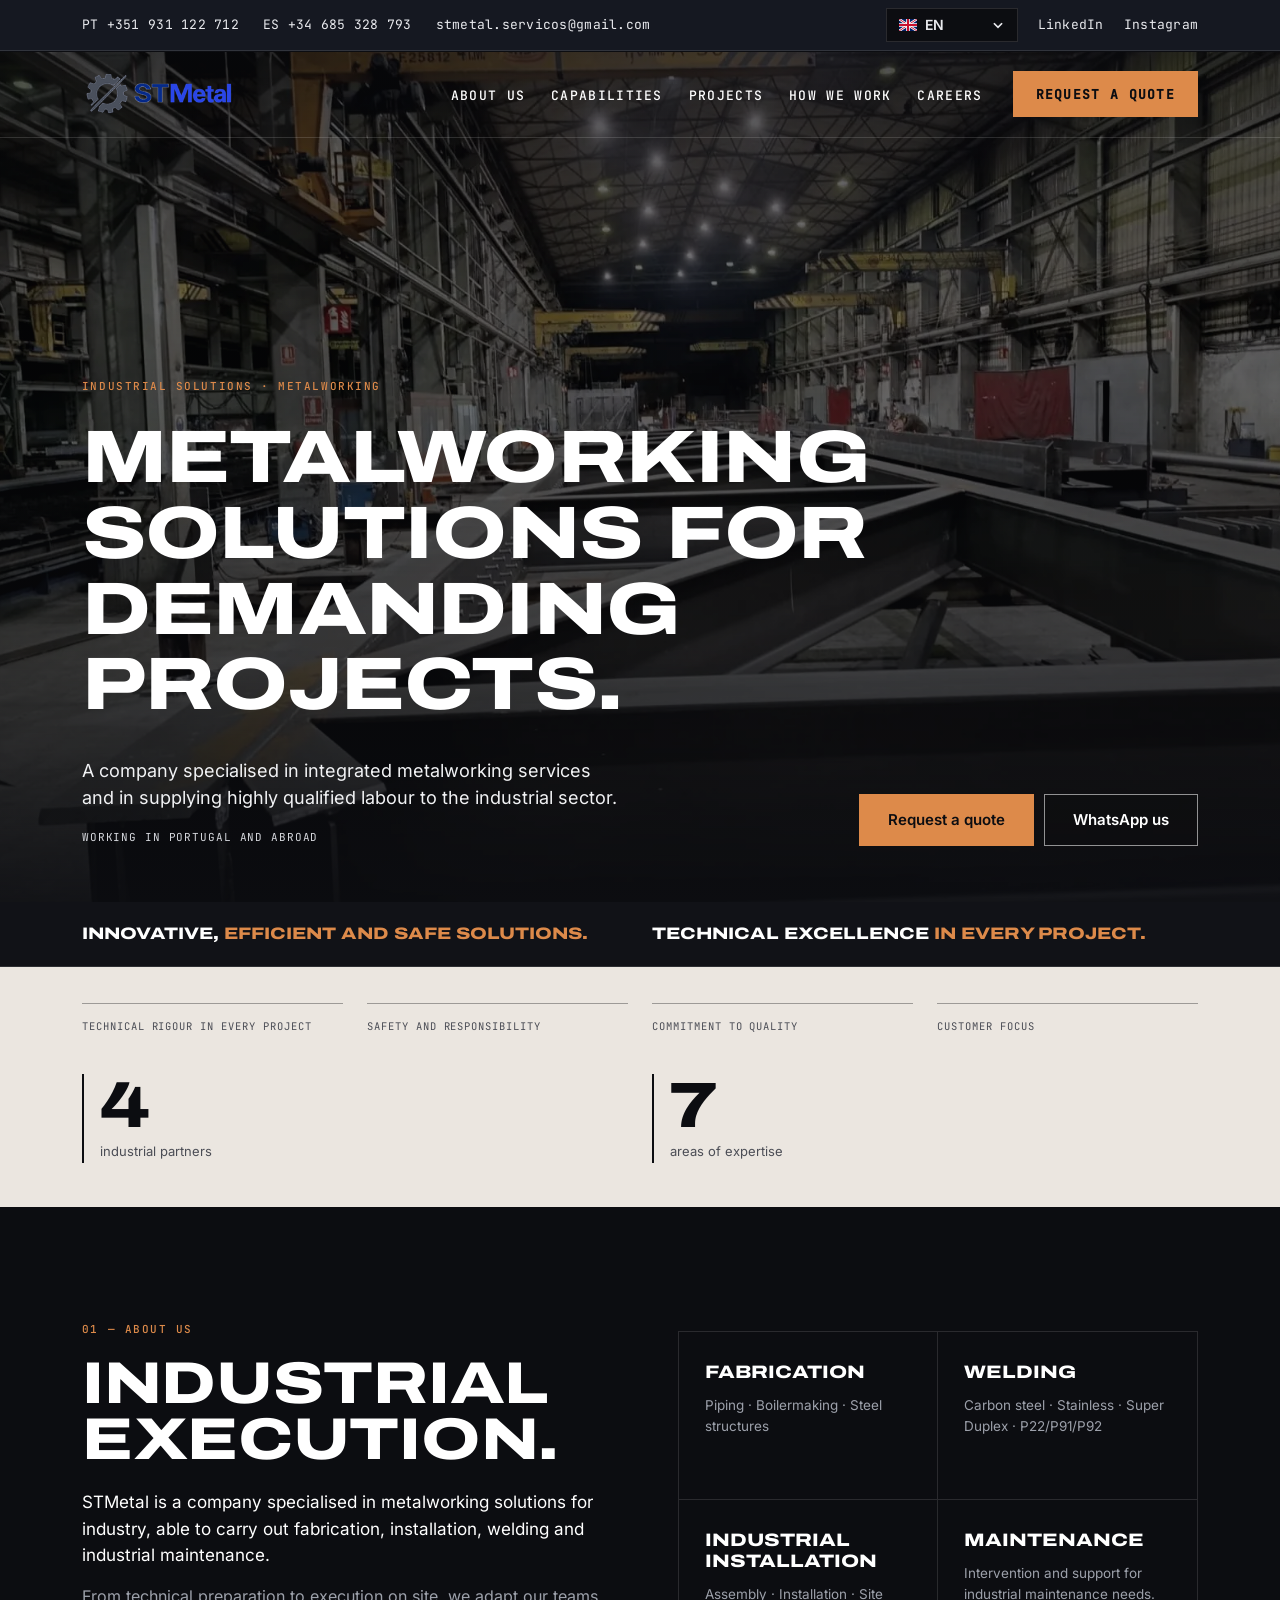
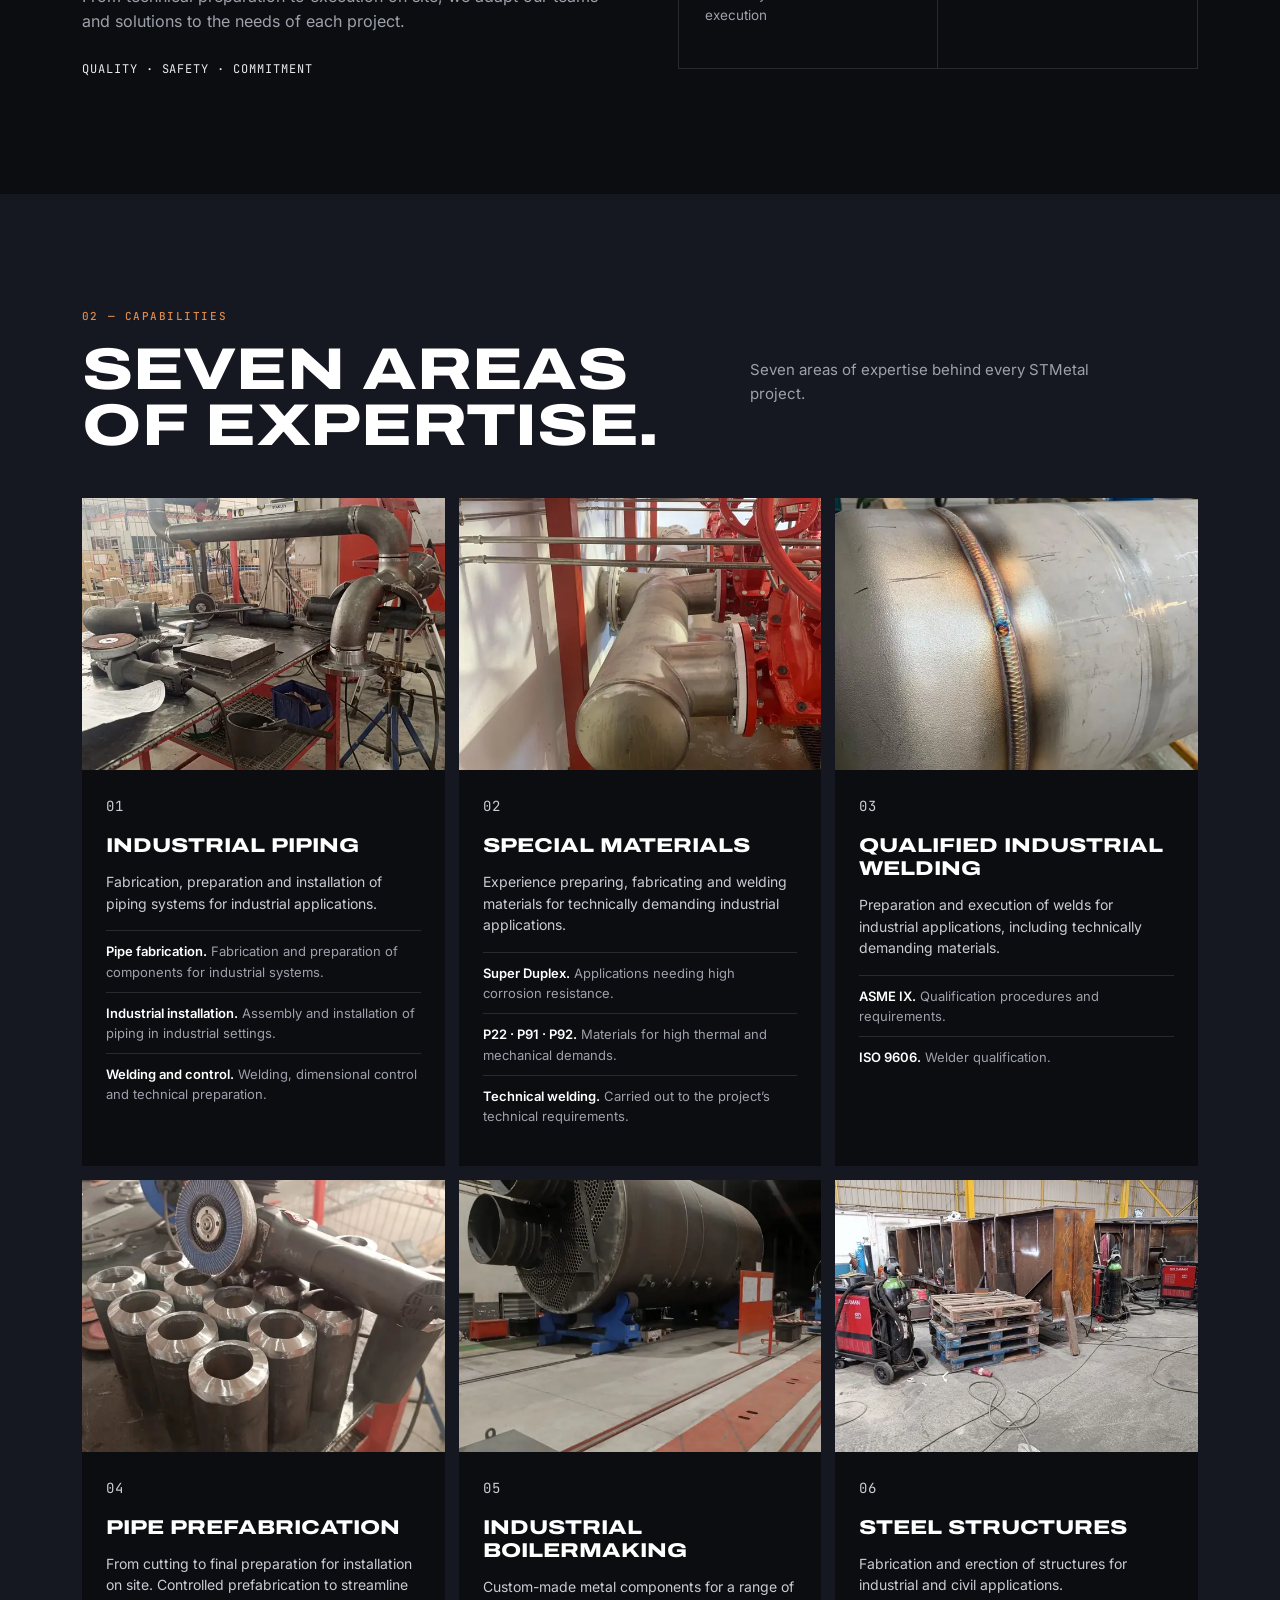
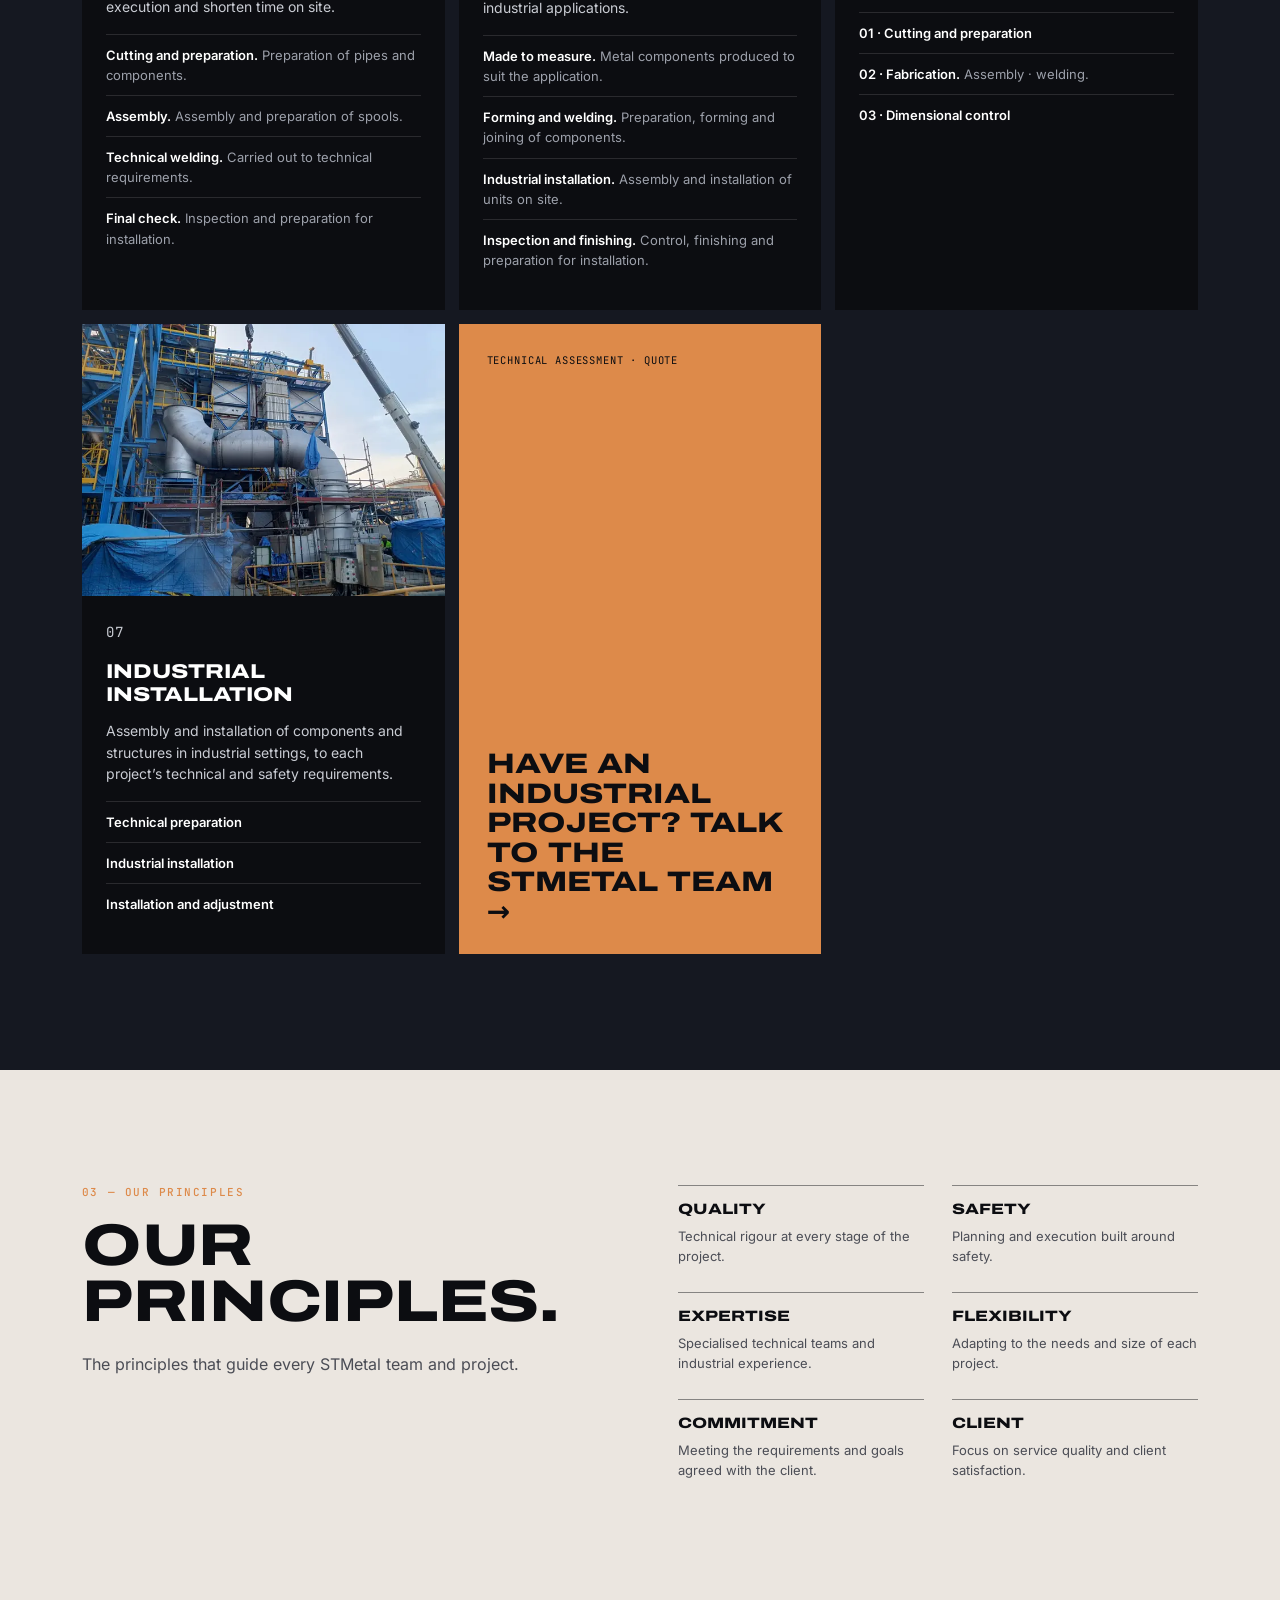
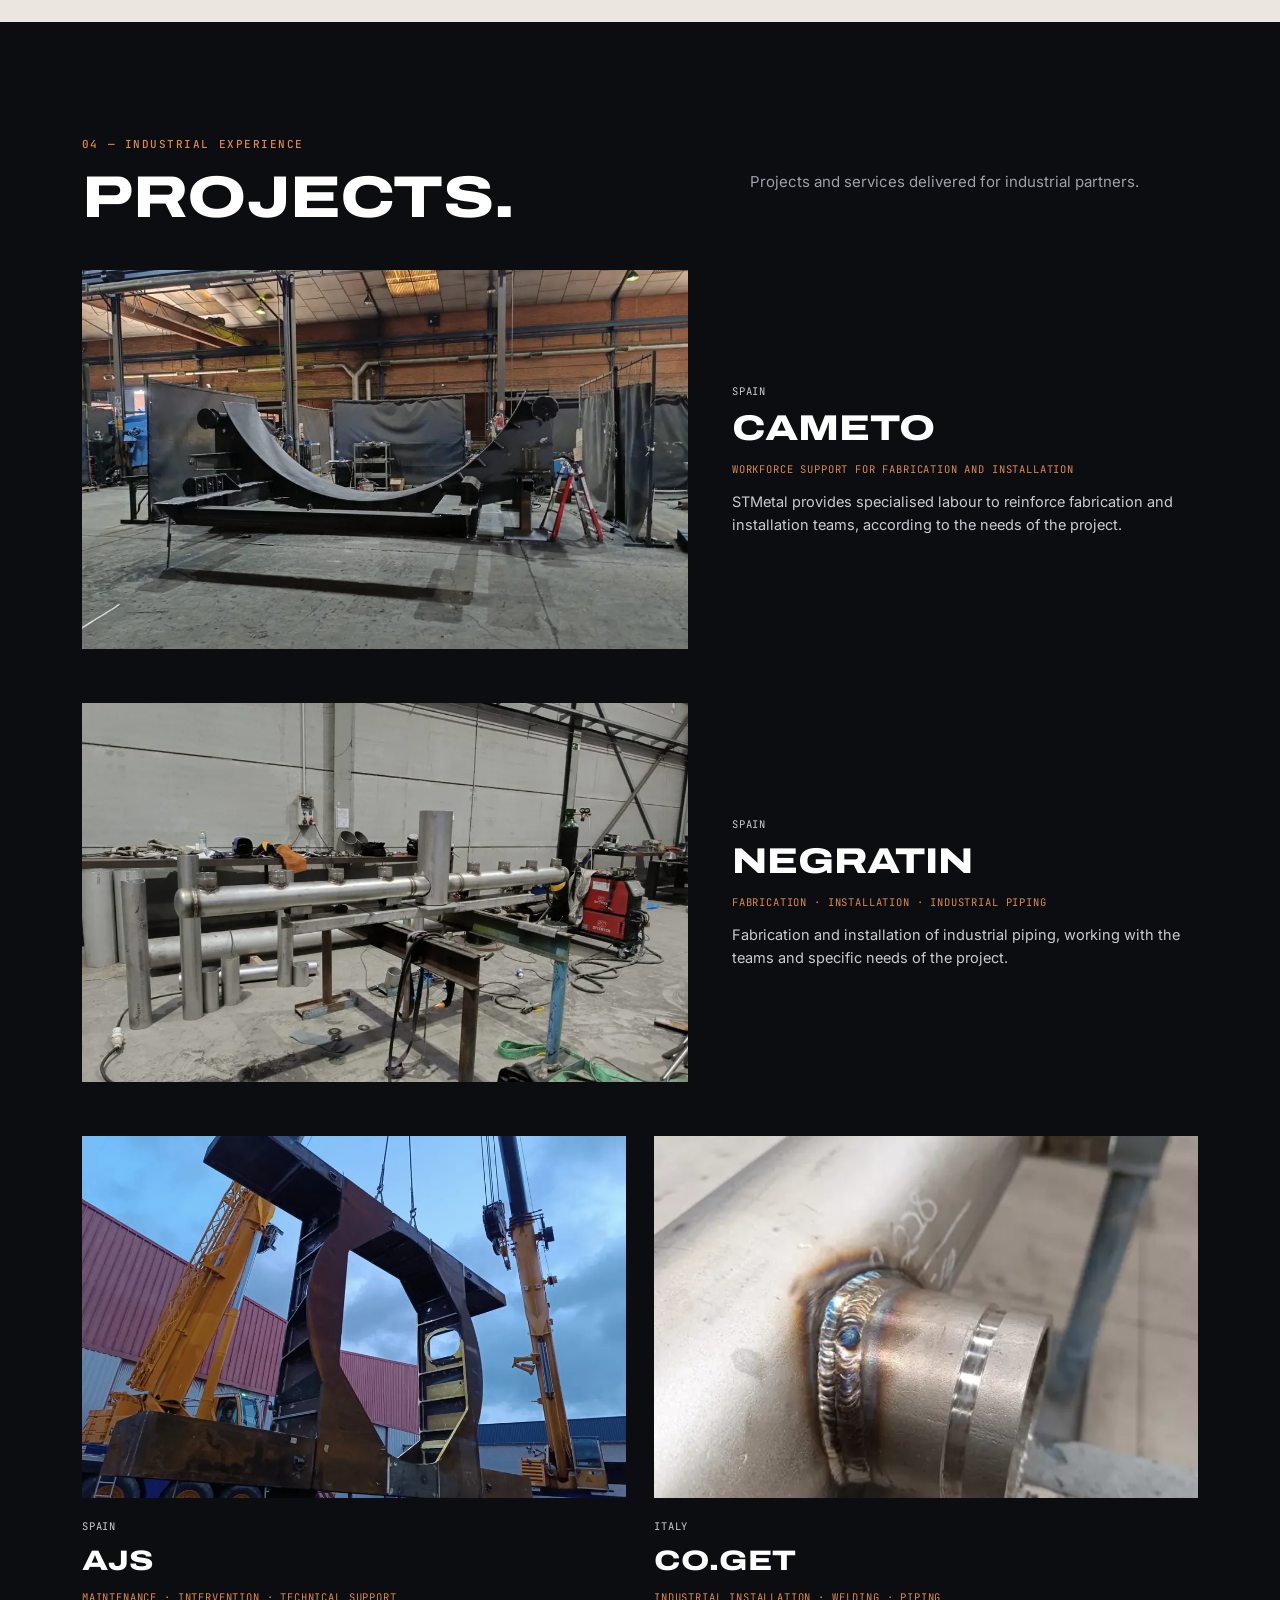
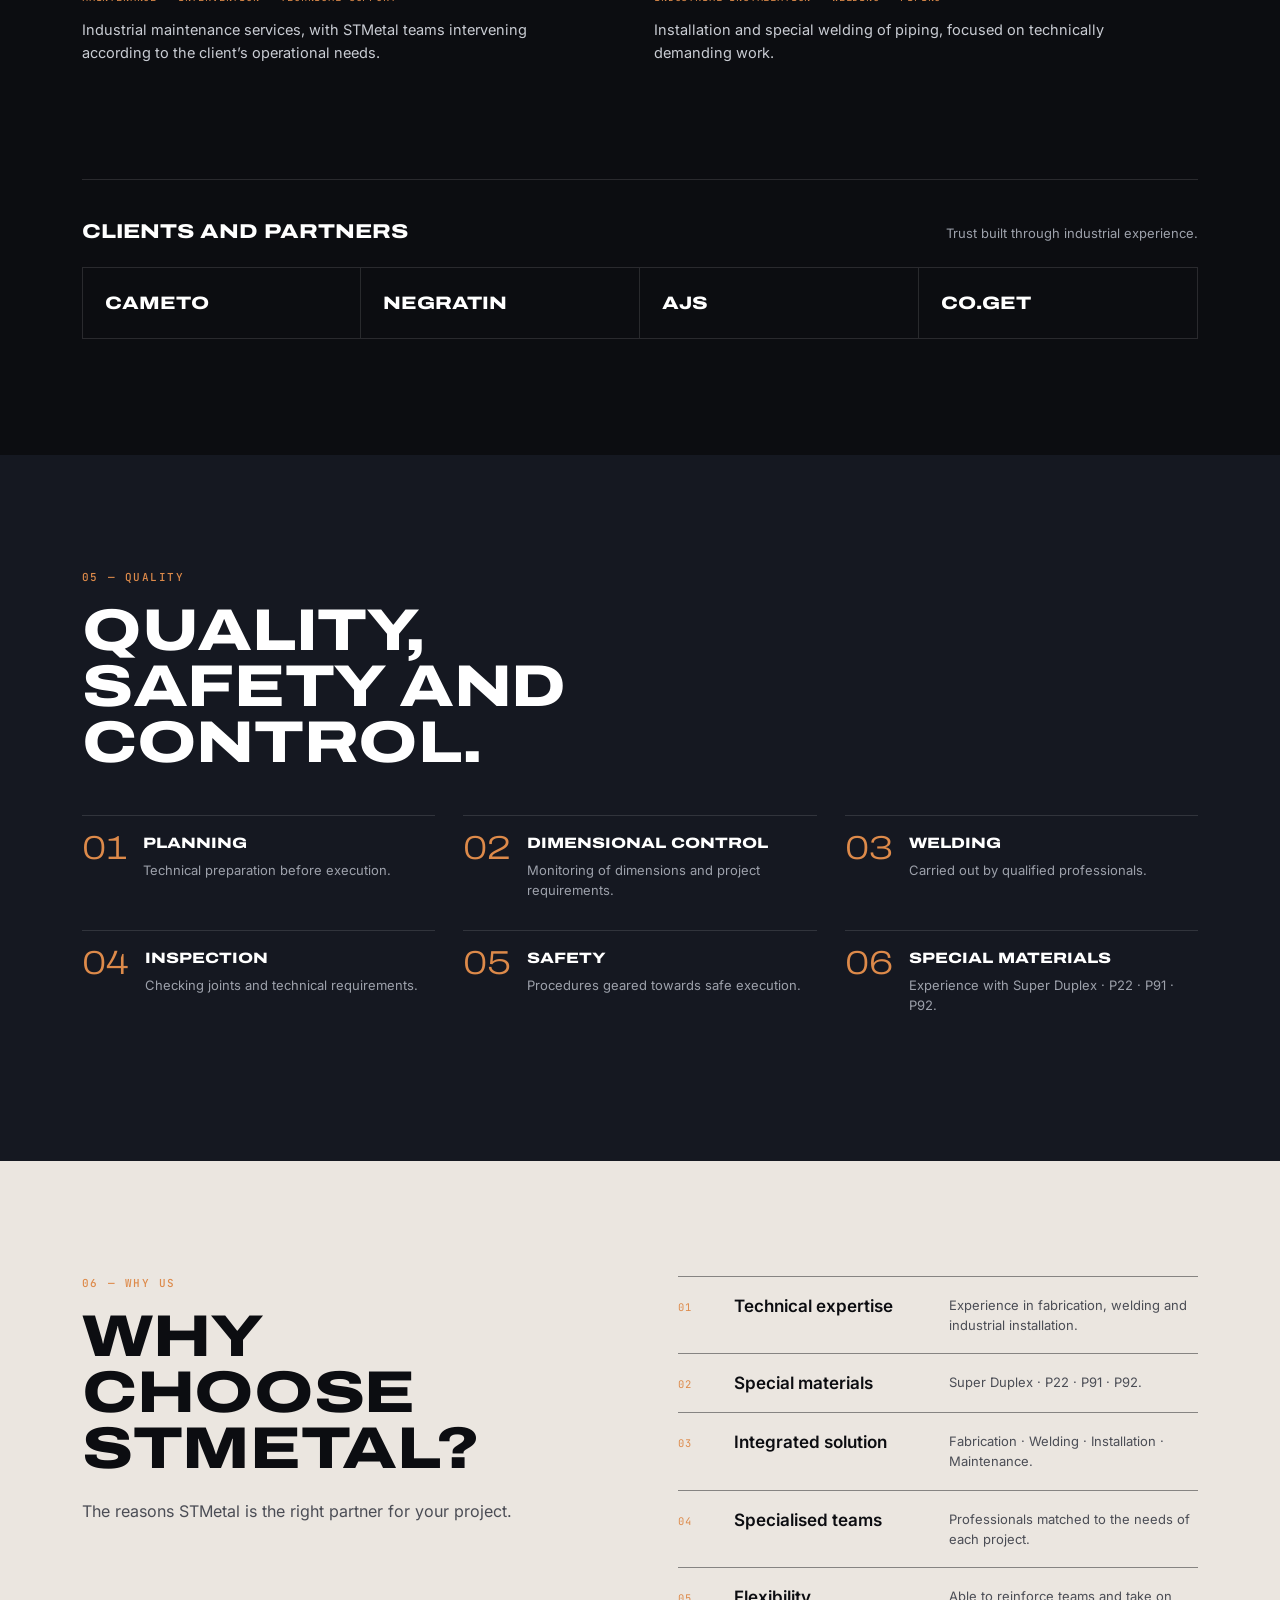
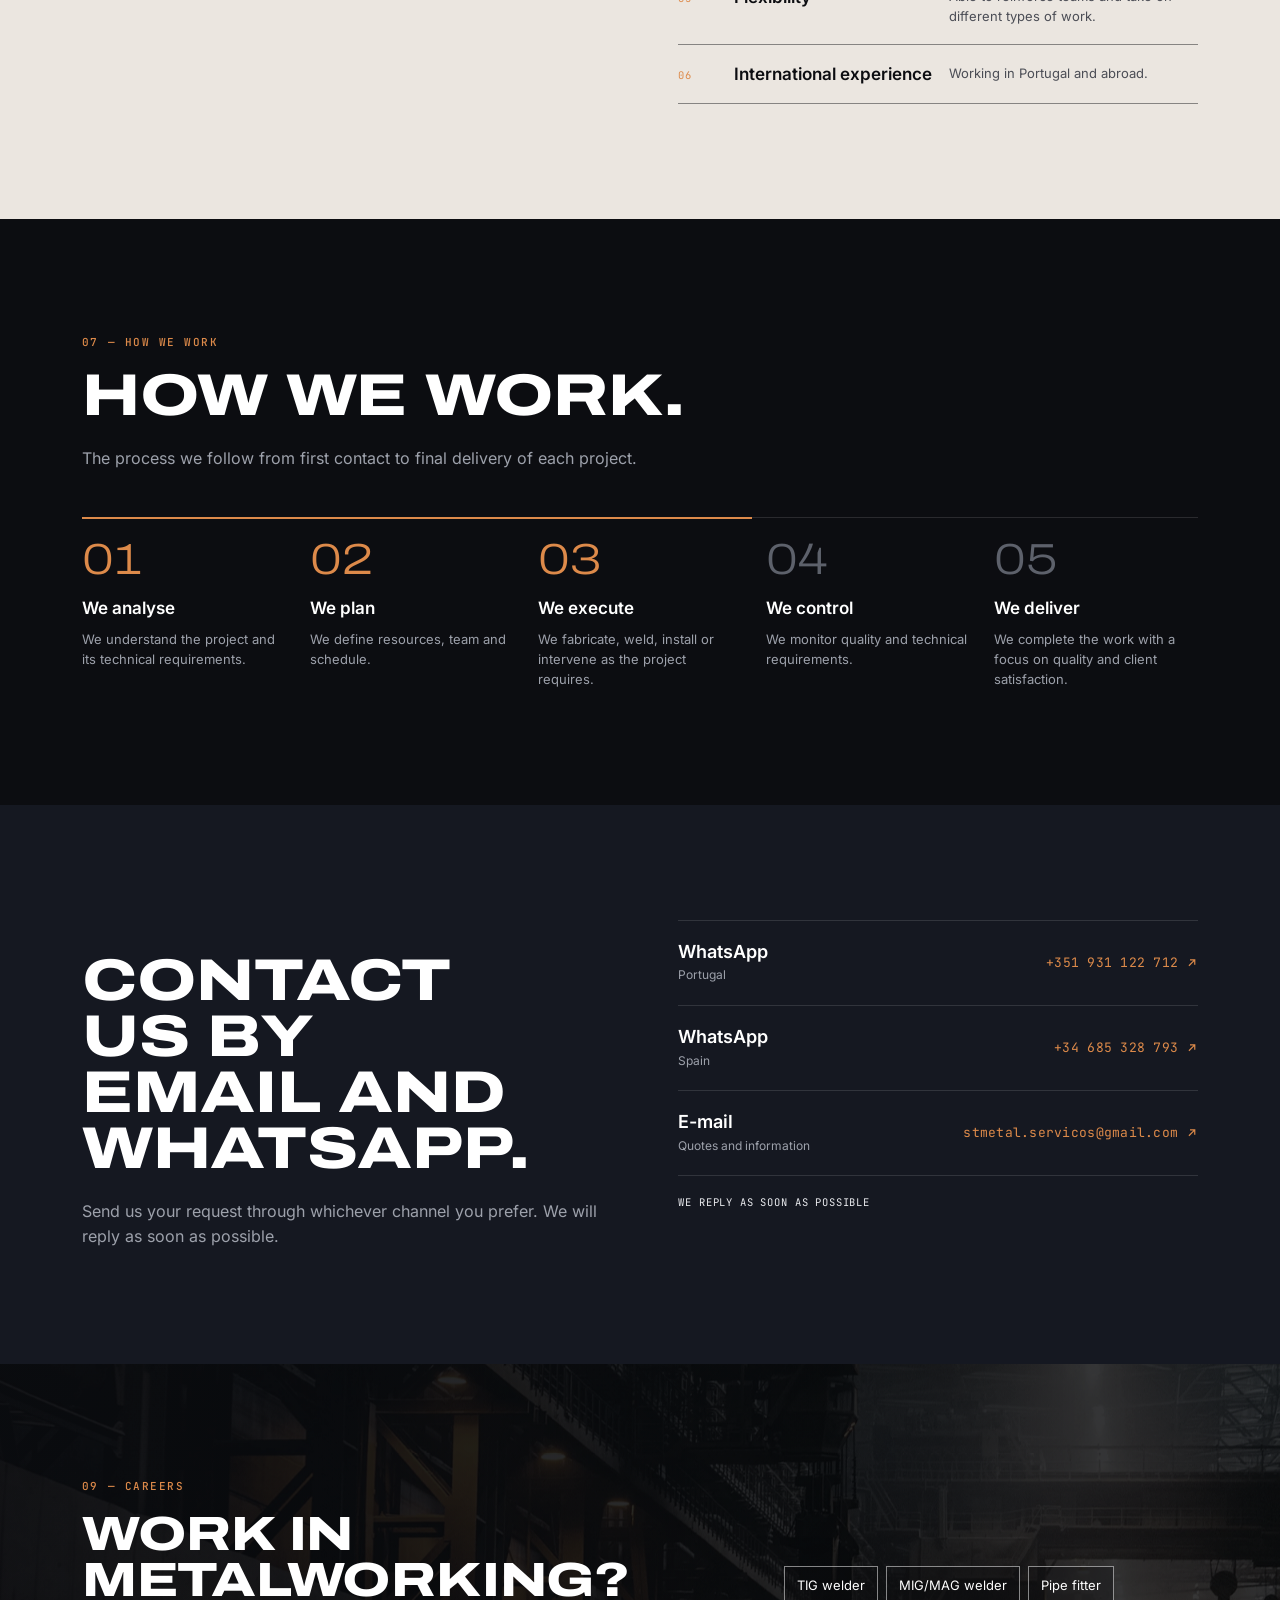
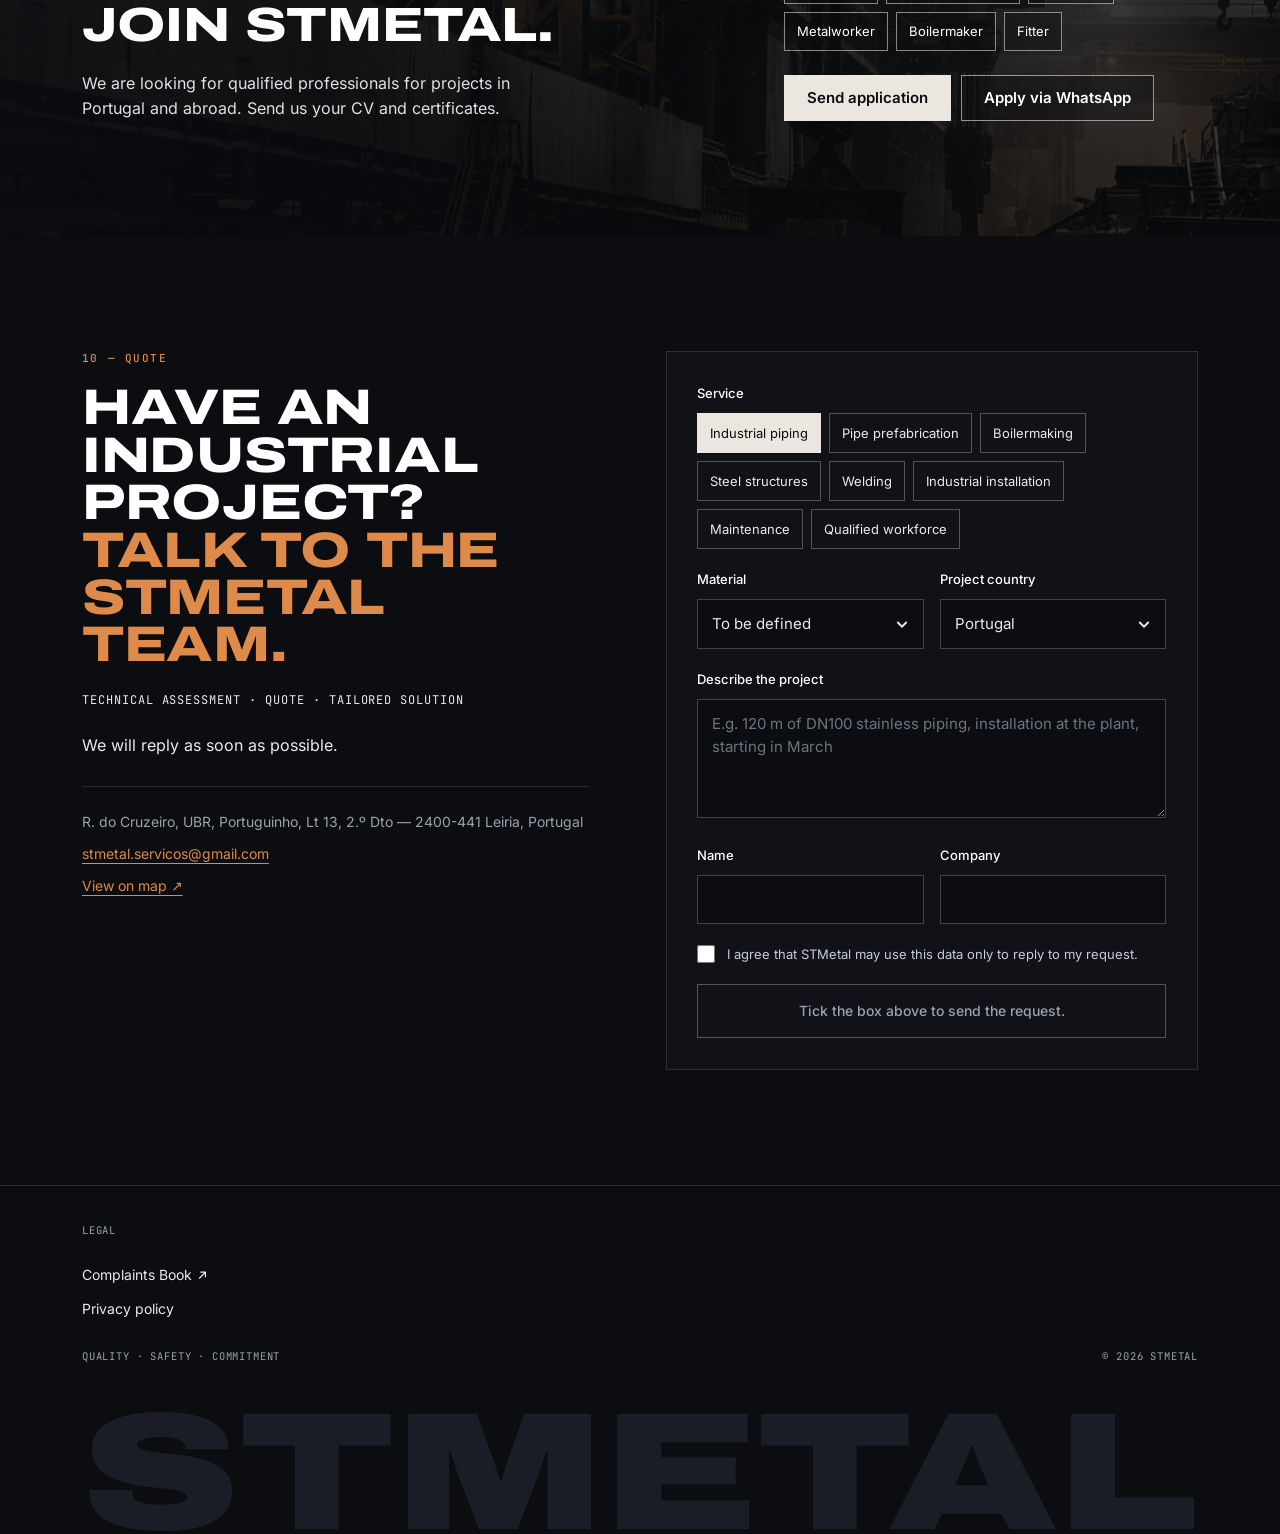
<file: en/index.html>
<!doctype html>
<html lang="en">
<head>
<meta charset="utf-8">
<meta name="viewport" content="width=device-width, initial-scale=1">
<title>STMetal: metalworking solutions for demanding projects</title>
<meta name="description" content="Integrated metalworking services and highly qualified industrial workforce: piping, boilermaking, steel structures, welding, installation and maintenance.">
<meta name="theme-color" content="#0c0d11">
<meta property="og:type" content="website">
<meta property="og:title" content="STMetal: metalworking solutions for demanding projects">
<meta property="og:description" content="Integrated metalworking services and highly qualified industrial workforce: piping, boilermaking, steel structures, welding, installation and maintenance.">
<meta property="og:image" content="../share.jpg">
<meta property="og:locale" content="en_GB">
<link rel="icon" href="../assets/img/gear.png">
<link rel="stylesheet" href="../assets/fonts-v6.css">
<link rel="stylesheet" href="../assets/v6.css">
<script type="application/ld+json">{"@context": "https://schema.org", "@type": "LocalBusiness", "name": "STMetal", "email": "stmetal.servicos@gmail.com", "telephone": "+351 931 122 712", "address": {"@type": "PostalAddress", "streetAddress": "R. do Cruzeiro, UBR, Portuguinho, Lt 13, 2.º Dto", "postalCode": "2400-441", "addressLocality": "Leiria", "addressCountry": "PT"}, "areaServed": ["PT", "ES", "IT"], "sameAs": ["https://www.linkedin.com/in/stmetal-solucoes-industriais/", "https://www.instagram.com/stmetal.servicos/"]}</script>
<script>document.documentElement.classList.add('js')</script>
</head>
<body>
<a class="skip" href="#conteudo">Skip to content</a>
<div class="topbar">
  <div class="wrap topbar__in">
    <p class="topbar__contacts mono">
      <a href="tel:+351931122712"><span>PT</span> +351 931 122 712</a>
      <a href="tel:+34685328793"><span>ES</span> +34 685 328 793</a>
      <a class="topbar__mail" href="mailto:stmetal.servicos@gmail.com">stmetal.servicos@gmail.com</a>
    </p>
    <div class="topbar__right">
      <details class="lang"><summary aria-label="Translate the site: English"><svg viewBox="0 0 30 20" class="flag" aria-hidden="true"><rect width="30" height="20" fill="#012169"/><path d="M0 0l30 20M30 0L0 20" stroke="#fff" stroke-width="4"/><path d="M0 0l30 20M30 0L0 20" stroke="#c8102e" stroke-width="1.6"/><path d="M15 0v20M0 10h30" stroke="#fff" stroke-width="6"/><path d="M15 0v20M0 10h30" stroke="#c8102e" stroke-width="3.4"/></svg><b>EN</b><svg class="ic ic--chev" viewBox="0 0 12 12" aria-hidden="true"><path d="M2.5 4.5 6 8l3.5-3.5" fill="none" stroke="currentColor" stroke-width="1.5"/></svg></summary><ul class="lang__list"><li><a href="../index.html" lang="pt-PT" hreflang="pt-PT"><svg viewBox="0 0 30 20" class="flag" aria-hidden="true"><rect width="12" height="20" fill="#046a38"/><rect x="12" width="18" height="20" fill="#da291c"/><circle cx="12" cy="10" r="3.6" fill="#ffe900"/></svg><b>PT</b> Português</a></li><li><a href="../en/index.html" lang="en" hreflang="en" aria-current="true"><svg viewBox="0 0 30 20" class="flag" aria-hidden="true"><rect width="30" height="20" fill="#012169"/><path d="M0 0l30 20M30 0L0 20" stroke="#fff" stroke-width="4"/><path d="M0 0l30 20M30 0L0 20" stroke="#c8102e" stroke-width="1.6"/><path d="M15 0v20M0 10h30" stroke="#fff" stroke-width="6"/><path d="M15 0v20M0 10h30" stroke="#c8102e" stroke-width="3.4"/></svg><b>EN</b> English</a></li><li><a href="../es/index.html" lang="es" hreflang="es"><svg viewBox="0 0 30 20" class="flag" aria-hidden="true"><rect width="30" height="20" fill="#aa151b"/><rect y="5" width="30" height="10" fill="#f1bf00"/></svg><b>ES</b> Español</a></li><li><a href="../it/index.html" lang="it" hreflang="it"><svg viewBox="0 0 30 20" class="flag" aria-hidden="true"><rect width="10" height="20" fill="#009246"/><rect x="10" width="10" height="20" fill="#fff"/><rect x="20" width="10" height="20" fill="#ce2b37"/></svg><b>IT</b> Italiano</a></li></ul></details>
      <a class="mono" href="https://www.linkedin.com/in/stmetal-solucoes-industriais/" target="_blank" rel="noopener">LinkedIn</a>
      <a class="mono" href="https://www.instagram.com/stmetal.servicos/" target="_blank" rel="noopener">Instagram</a>
    </div>
  </div>
</div>
<header class="hdr" data-hdr>
  <div class="wrap hdr__in">
    <a class="logo" href="../en/index.html" aria-label="STMetal"><img src="../assets/img/logo-stmetal-240.png" width="240" height="74" alt="STMetal"></a>
    <nav class="nav" id="nav" aria-label="Menu">
      <ul><li><a href="#quem-somos">About us</a></li><li><a href="#competencias">Capabilities</a></li><li><a href="#obras">Projects</a></li><li><a href="#como-trabalhamos">How we work</a></li><li><a href="#recrutamento">Careers</a></li></ul>
      <a class="btn btn--orange nav__cta" href="#orcamento">Request a quote</a>
    </nav>
    <button class="burger" type="button" aria-expanded="false" aria-controls="nav" data-open="Menu" data-close="Close"><span></span><span></span><b class="sr">Menu</b></button>
  </div>
</header>
<main id="conteudo">

  <section class="hero" aria-labelledby="hero-h">
    <div class="hero__bg" data-parallax><img src="../assets/img/estruturas-1024.webp" srcset="../assets/img/estruturas-640.webp 640w, ../assets/img/estruturas-1024.webp 1024w, ../assets/img/estruturas-1600.webp 1600w" sizes="100vw" width="1600" height="1200" alt="Industrial hall with steel structures being fabricated" fetchpriority="high" decoding="async"></div>
    <div class="wrap hero__in">
      <p class="eyebrow hero__eyebrow">Industrial solutions · Metalworking</p>
      <h1 id="hero-h" class="hero__h"><span class="w"><span style="--i:0">Metal­working</span></span> <span class="w"><span style="--i:1">solutions</span></span> <span class="w"><span style="--i:2">for</span></span> <span class="w"><span style="--i:3">demanding</span></span> <span class="w"><span style="--i:4">projects.</span></span></h1>
      <div class="hero__foot">
        <div>
          <p class="hero__p">A company specialised in integrated metalworking services and in supplying highly qualified labour to the industrial sector.</p>
          <p class="mono hero__note">Working in Portugal and abroad</p>
        </div>
        <p class="hero__btns"><a class="btn btn--orange btn--lg" href="#orcamento">Request a quote</a><a class="btn btn--ghost btn--lg" href="https://wa.me/351931122712" target="_blank" rel="noopener">WhatsApp us</a></p>
      </div>
    </div>
  </section>

  <div class="strip"><div class="wrap strip__in"><p>Innovative, <em>efficient and safe solutions.</em></p><p>Technical excellence <em>in every project.</em></p></div></div>

  <section class="values sec--cream" aria-label="Quality · Safety · Commitment">
    <div class="wrap">
      <ul class="values__list mono"><li data-r>Technical rigour in every project</li><li data-r>Safety and responsibility</li><li data-r>Commitment to quality</li><li data-r>Customer focus</li></ul>
      <ul class="stats"><li data-r><b data-count="4">4</b><span>industrial partners</span></li><li data-r><b data-count="7">7</b><span>areas of expertise</span></li></ul>
    </div>
  </section>

  <section class="sec about" id="quem-somos">
    <div class="wrap split">
      <div>
        <p class="eyebrow" data-r>01 — About us</p>
        <h2 class="h2" data-r>Industrial execution.</h2>
        <p class="lead" data-r>STMetal is a company specialised in metalworking solutions for industry, able to carry out fabrication, installation, welding and industrial maintenance.</p>
        <p class="muted" data-r>From technical preparation to execution on site, we adapt our teams and solutions to the needs of each project.</p>
        <p class="mono tag" data-r>Quality · Safety · Commitment</p>
      </div>
      <ul class="boxes"><li data-r><h3>Fabrication</h3><p>Piping · Boilermaking · Steel structures</p></li><li data-r><h3>Welding</h3><p>Carbon steel · Stainless · Super Duplex · P22/P91/P92</p></li><li data-r><h3>Industrial installation</h3><p>Assembly · Installation · Site execution</p></li><li data-r><h3>Maintenance</h3><p>Intervention and support for industrial maintenance needs.</p></li></ul>
    </div>
  </section>

  <section class="sec sec--navy skills" id="competencias">
    <div class="wrap">
      <div class="sec__head">
        <div><p class="eyebrow" data-r>02 — Capabilities</p><h2 class="h2" data-r>Seven areas of expertise.</h2></div>
        <p class="muted" data-r>Seven areas of expertise behind every STMetal project.</p>
      </div>
      <ul class="cards"><li class="card" data-r>
        <figure class="card__img"><img src="../assets/img/executar-1024.webp" srcset="../assets/img/executar-640.webp 640w, ../assets/img/executar-1024.webp 1024w, ../assets/img/executar-1200.webp 1200w" sizes="(min-width: 1000px) 400px, (min-width: 640px) 50vw, 100vw" width="1200" height="1600" alt="Steel piping assembled on a workshop bench" loading="lazy" decoding="async"></figure>
        <div class="card__body"><p class="card__n mono">01</p><h3>Industrial piping</h3><p>Fabrication, preparation and installation of piping systems for industrial applications.</p><ul><li><b>Pipe fabrication.</b> Fabrication and preparation of components for industrial systems.</li><li><b>Industrial installation.</b> Assembly and installation of piping in industrial settings.</li><li><b>Welding and control.</b> Welding, dimensional control and technical preparation.</li></ul></div>
      </li><li class="card" data-r>
        <figure class="card__img"><img src="../assets/img/qualidade-960.webp" srcset="../assets/img/qualidade-640.webp 640w, ../assets/img/qualidade-960.webp 960w" sizes="(min-width: 1000px) 400px, (min-width: 640px) 50vw, 100vw" width="960" height="1280" alt="Stainless steel manifold next to a red frame" loading="lazy" decoding="async"></figure>
        <div class="card__body"><p class="card__n mono">02</p><h3>Special materials</h3><p>Experience preparing, fabricating and welding materials for technically demanding industrial applications.</p><ul><li><b>Super Duplex.</b> Applications needing high corrosion resistance.</li><li><b>P22 · P91 · P92.</b> Materials for high thermal and mechanical demands.</li><li><b>Technical welding.</b> Carried out to the project’s technical requirements.</li></ul></div>
      </li><li class="card" data-r>
        <figure class="card__img"><img src="../assets/img/solda-circular-960.webp" srcset="../assets/img/solda-circular-640.webp 640w, ../assets/img/solda-circular-960.webp 960w" sizes="(min-width: 1000px) 400px, (min-width: 640px) 50vw, 100vw" width="960" height="1280" alt="Girth weld on a stainless steel pipe" loading="lazy" decoding="async"></figure>
        <div class="card__body"><p class="card__n mono">03</p><h3>Qualified industrial welding</h3><p>Preparation and execution of welds for industrial applications, including technically demanding materials.</p><ul><li><b>ASME IX.</b> Qualification procedures and requirements.</li><li><b>ISO 9606.</b> Welder qualification.</li></ul></div>
      </li><li class="card" data-r>
        <figure class="card__img"><img src="../assets/img/prefabrico-1024.webp" srcset="../assets/img/prefabrico-640.webp 640w, ../assets/img/prefabrico-1024.webp 1024w, ../assets/img/prefabrico-1200.webp 1200w" sizes="(min-width: 1000px) 400px, (min-width: 640px) 50vw, 100vw" width="1200" height="1600" alt="Cut and bevelled pipe sections ready for welding" loading="lazy" decoding="async"></figure>
        <div class="card__body"><p class="card__n mono">04</p><h3>Pipe prefabrication</h3><p>From cutting to final preparation for installation on site. Controlled prefabrication to streamline execution and shorten time on site.</p><ul><li><b>Cutting and preparation.</b> Preparation of pipes and components.</li><li><b>Assembly.</b> Assembly and preparation of spools.</li><li><b>Technical welding.</b> Carried out to technical requirements.</li><li><b>Final check.</b> Inspection and preparation for installation.</li></ul></div>
      </li><li class="card" data-r>
        <figure class="card__img"><img src="../assets/img/obra-vaso-1024.webp" srcset="../assets/img/obra-vaso-640.webp 640w, ../assets/img/obra-vaso-1024.webp 1024w, ../assets/img/obra-vaso-1200.webp 1200w" sizes="(min-width: 1000px) 400px, (min-width: 640px) 50vw, 100vw" width="1200" height="1600" alt="Large-diameter vessel being fabricated in the workshop" loading="lazy" decoding="async"></figure>
        <div class="card__body"><p class="card__n mono">05</p><h3>Industrial boilermaking</h3><p>Custom-made metal components for a range of industrial applications.</p><ul><li><b>Made to measure.</b> Metal components produced to suit the application.</li><li><b>Forming and welding.</b> Preparation, forming and joining of components.</li><li><b>Industrial installation.</b> Assembly and installation of units on site.</li><li><b>Inspection and finishing.</b> Control, finishing and preparation for installation.</li></ul></div>
      </li><li class="card" data-r>
        <figure class="card__img"><img src="../assets/img/manutencao-1024.webp" srcset="../assets/img/manutencao-640.webp 640w, ../assets/img/manutencao-1024.webp 1024w, ../assets/img/manutencao-1200.webp 1200w" sizes="(min-width: 1000px) 400px, (min-width: 640px) 50vw, 100vw" width="1200" height="1600" alt="Teams welding steel structures in the workshop" loading="lazy" decoding="async"></figure>
        <div class="card__body"><p class="card__n mono">06</p><h3>Steel structures</h3><p>Fabrication and erection of structures for industrial and civil applications.</p><ul><li><b>01 · Cutting and preparation</b></li><li><b>02 · Fabrication.</b> Assembly · welding.</li><li><b>03 · Dimensional control</b></li></ul></div>
      </li><li class="card" data-r>
        <figure class="card__img"><img src="../assets/img/montagem-1024.webp" srcset="../assets/img/montagem-640.webp 640w, ../assets/img/montagem-1024.webp 1024w, ../assets/img/montagem-1600.webp 1600w" sizes="(min-width: 1000px) 400px, (min-width: 640px) 50vw, 100vw" width="1600" height="1200" alt="Large-diameter piping installed at an industrial plant" loading="lazy" decoding="async"></figure>
        <div class="card__body"><p class="card__n mono">07</p><h3>Industrial installation</h3><p>Assembly and installation of components and structures in industrial settings, to each project’s technical and safety requirements.</p><ul><li><b>Technical preparation</b></li><li><b>Industrial installation</b></li><li><b>Installation and adjustment</b></li></ul></div>
      </li><li class="card card--cta" data-r><a href="#orcamento"><span class="mono">Technical assessment · Quote</span><b>Have an industrial project? Talk to the STMetal team <i aria-hidden="true">→</i></b></a></li></ul>
    </div>
  </section>

  <section class="sec sec--cream prin">
    <div class="wrap split">
      <div><p class="eyebrow" data-r>03 — Our principles</p><h2 class="h2" data-r>Our principles.</h2><p class="muted" data-r>The principles that guide every STMetal team and project.</p></div>
      <ul class="grid2"><li data-r><h3>Quality</h3><p>Technical rigour at every stage of the project.</p></li><li data-r><h3>Safety</h3><p>Planning and execution built around safety.</p></li><li data-r><h3>Expertise</h3><p>Specialised technical teams and industrial experience.</p></li><li data-r><h3>Flexibility</h3><p>Adapting to the needs and size of each project.</p></li><li data-r><h3>Commitment</h3><p>Meeting the requirements and goals agreed with the client.</p></li><li data-r><h3>Client</h3><p>Focus on service quality and client satisfaction.</p></li></ul>
    </div>
  </section>

  <section class="sec work" id="obras">
    <div class="wrap">
      <div class="sec__head">
        <div><p class="eyebrow" data-r>04 — Industrial experience</p><h2 class="h2" data-r>Projects.</h2></div>
        <p class="muted" data-r>Projects and services delivered for industrial partners.</p>
      </div>
      <div class="obras"><article class="obra obra--wide" data-r>
        <figure class="obra__img"><img src="../assets/img/planear-1024.webp" srcset="../assets/img/planear-640.webp 640w, ../assets/img/planear-1024.webp 1024w, ../assets/img/planear-1600.webp 1600w" sizes="(min-width: 1000px) 760px, 100vw" width="1600" height="1200" alt="Curved steel structure being fabricated in a hall" loading="lazy" decoding="async"></figure>
        <div class="obra__txt"><p class="mono obra__country">Spain</p><h3>Cameto</h3><p class="mono obra__tags">Workforce support for fabrication and installation</p><p>STMetal provides specialised labour to reinforce fabrication and installation teams, according to the needs of the project.</p></div>
      </article><article class="obra obra--wide wide--rev" data-r>
        <figure class="obra__img"><img src="../assets/img/tubagem-1024.webp" srcset="../assets/img/tubagem-640.webp 640w, ../assets/img/tubagem-1024.webp 1024w, ../assets/img/tubagem-1600.webp 1600w" sizes="(min-width: 1000px) 760px, 100vw" width="1600" height="1200" alt="Piping line being fabricated in an industrial hall" loading="lazy" decoding="async"></figure>
        <div class="obra__txt"><p class="mono obra__country">Spain</p><h3>Negratin</h3><p class="mono obra__tags">Fabrication · Installation · Industrial piping</p><p>Fabrication and installation of industrial piping, working with the teams and specific needs of the project.</p></div>
      </article><article class="obra obra--half" data-r>
        <figure class="obra__img"><img src="../assets/img/hero-1600.webp" srcset="../assets/img/hero-1024.webp 1024w, ../assets/img/hero-1600.webp 1600w" sizes="(min-width: 1000px) 620px, 100vw" width="1600" height="1200" alt="Steel portal frame being lifted by cranes" loading="lazy" decoding="async"></figure>
        <div class="obra__txt"><p class="mono obra__country">Spain</p><h3>AJS</h3><p class="mono obra__tags">Maintenance · Intervention · Technical support</p><p>Industrial maintenance services, with STMetal teams intervening according to the client’s operational needs.</p></div>
      </article><article class="obra obra--half" data-r>
        <figure class="obra__img"><img src="../assets/img/solda-inox-1024.webp" srcset="../assets/img/solda-inox-640.webp 640w, ../assets/img/solda-inox-1024.webp 1024w, ../assets/img/solda-inox-1530.webp 1530w" sizes="(min-width: 1000px) 620px, 100vw" width="1530" height="2040" alt="Weld on a stainless steel pipe branch" loading="lazy" decoding="async"></figure>
        <div class="obra__txt"><p class="mono obra__country">Italy</p><h3>Co.Get</h3><p class="mono obra__tags">Industrial installation · Welding · Piping</p><p>Installation and special welding of piping, focused on technically demanding work.</p></div>
      </article></div>
      <div class="clients">
        <div class="clients__head"><h3 data-r>Clients and partners</h3><p class="muted" data-r>Trust built through industrial experience.</p></div>
        <ul class="clients__list"><li data-r>CAMETO</li><li data-r>NEGRATIN</li><li data-r>AJS</li><li data-r>CO.GET</li></ul>
      </div>
    </div>
  </section>

  <section class="sec sec--navy quality">
    <div class="wrap">
      <div class="sec__head sec__head--end">
        <div><p class="eyebrow" data-r>05 — Quality</p><h2 class="h2" data-r>Quality, safety and control.</h2></div>
        <p class="muted" data-r>Six pillars behind every STMetal project.</p>
      </div>
      <ul class="pillars"><li data-r><span class="num">01</span><div><h3>Planning</h3><p>Technical preparation before execution.</p></div></li><li data-r><span class="num">02</span><div><h3>Dimensional control</h3><p>Monitoring of dimensions and project requirements.</p></div></li><li data-r><span class="num">03</span><div><h3>Welding</h3><p>Carried out by qualified professionals.</p></div></li><li data-r><span class="num">04</span><div><h3>Inspection</h3><p>Checking joints and technical requirements.</p></div></li><li data-r><span class="num">05</span><div><h3>Safety</h3><p>Procedures geared towards safe execution.</p></div></li><li data-r><span class="num">06</span><div><h3>Special materials</h3><p>Experience with Super Duplex · P22 · P91 · P92.</p></div></li></ul>
    </div>
  </section>

  <section class="sec sec--cream why">
    <div class="wrap split">
      <div><p class="eyebrow" data-r>06 — Why us</p><h2 class="h2" data-r>Why choose STMetal?</h2><p class="muted" data-r>The reasons STMetal is the right partner for your project.</p></div>
      <ol class="why__list"><li data-r><span class="mono">01</span><h3>Technical expertise</h3><p>Experience in fabrication, welding and industrial installation.</p></li><li data-r><span class="mono">02</span><h3>Special materials</h3><p>Super Duplex · P22 · P91 · P92.</p></li><li data-r><span class="mono">03</span><h3>Integrated solution</h3><p>Fabrication · Welding · Installation · Maintenance.</p></li><li data-r><span class="mono">04</span><h3>Specialised teams</h3><p>Professionals matched to the needs of each project.</p></li><li data-r><span class="mono">05</span><h3>Flexibility</h3><p>Able to reinforce teams and take on different types of work.</p></li><li data-r><span class="mono">06</span><h3>International experience</h3><p>Working in Portugal and abroad.</p></li></ol>
    </div>
  </section>

  <section class="sec how" id="como-trabalhamos">
    <div class="wrap">
      <p class="eyebrow" data-r>07 — How we work</p>
      <h2 class="h2" data-r>How we work.</h2>
      <p class="muted" data-r>The process we follow from first contact to final delivery of each project.</p>
      <ol class="steps" data-steps><i class="steps__bar" aria-hidden="true"></i><li data-step><span class="num">01</span><h3>We analyse</h3><p>We understand the project and its technical requirements.</p></li><li data-step><span class="num">02</span><h3>We plan</h3><p>We define resources, team and schedule.</p></li><li data-step><span class="num">03</span><h3>We execute</h3><p>We fabricate, weld, install or intervene as the project requires.</p></li><li data-step><span class="num">04</span><h3>We control</h3><p>We monitor quality and technical requirements.</p></li><li data-step><span class="num">05</span><h3>We deliver</h3><p>We complete the work with a focus on quality and client satisfaction.</p></li></ol>
    </div>
  </section>

  <section class="sec sec--navy contact" id="contactos">
    <div class="wrap split">
      <div><p class="eyebrow" data-r>08 — Contact</p><h2 class="h2" data-r>Contact us by email and WhatsApp.</h2><p class="muted" data-r>Send us your request through whichever channel you prefer. We will reply as soon as possible.</p></div>
      <div>
        <ul class="rows">
          <li data-r><div><h3>WhatsApp</h3><p>Portugal</p></div><a class="mono" href="https://wa.me/351931122712" target="_blank" rel="noopener">+351 931 122 712 <svg class="ic ic--ne" viewBox="0 0 16 16" aria-hidden="true"><path d="M4 12 12 4M5.5 4H12v6.5" fill="none" stroke="currentColor" stroke-width="1.6"/></svg></a></li>
          <li data-r><div><h3>WhatsApp</h3><p>Spain</p></div><a class="mono" href="https://wa.me/34685328793" target="_blank" rel="noopener">+34 685 328 793 <svg class="ic ic--ne" viewBox="0 0 16 16" aria-hidden="true"><path d="M4 12 12 4M5.5 4H12v6.5" fill="none" stroke="currentColor" stroke-width="1.6"/></svg></a></li>
          <li data-r><div><h3>E-mail</h3><p>Quotes and information</p></div><a class="mono" href="mailto:stmetal.servicos@gmail.com">stmetal.servicos@gmail.com <svg class="ic ic--ne" viewBox="0 0 16 16" aria-hidden="true"><path d="M4 12 12 4M5.5 4H12v6.5" fill="none" stroke="currentColor" stroke-width="1.6"/></svg></a></li>
        </ul>
        <p class="mono rows__note" data-r>We reply as soon as possible</p>
      </div>
    </div>
  </section>

  <section class="jobs" id="recrutamento">
    <div class="jobs__bg" data-parallax="strong"><img src="../assets/img/stock-hall-1024.webp" srcset="../assets/img/stock-hall-640.webp 640w, ../assets/img/stock-hall-1024.webp 1024w, ../assets/img/stock-hall-1600.webp 1600w" sizes="100vw" width="1600" height="1063" alt="" loading="lazy" decoding="async"></div>
    <div class="wrap jobs__in">
      <div><p class="eyebrow" data-r>09 — Careers</p><h2 class="h2" data-r>Work in metalworking? Join STMetal.</h2><p data-r>We are looking for qualified professionals for projects in Portugal and abroad. Send us your CV and certificates.</p></div>
      <div class="jobs__side" data-r>
        <ul class="roles"><li>TIG welder</li><li>MIG/MAG welder</li><li>Pipe fitter</li><li>Metalworker</li><li>Boilermaker</li><li>Fitter</li></ul>
        <p class="jobs__btns"><a class="btn btn--cream" href="mailto:stmetal.servicos@gmail.com?subject=STMetal%20application&amp;body=Hello%2C%20I%20would%20like%20to%20apply.%20Role%3A%20%0APlease%20find%20my%20CV%20and%20certificates%20attached.">Send application</a><a class="btn btn--ghost" href="https://wa.me/351931122712?text=Hello%2C%20I%20would%20like%20to%20apply%20to%20STMetal." target="_blank" rel="noopener">Apply via WhatsApp</a></p>
      </div>
    </div>
  </section>

  <section class="sec quote" id="orcamento">
    <div class="wrap split split--form">
      <div>
        <p class="eyebrow" data-r>10 — Quote</p>
        <h2 class="h2 h2--xl" data-r>Have an industrial project? <em>Talk to the STMetal team.</em></h2>
        <p class="mono tag" data-r>Technical assessment · Quote · Tailored solution</p>
        <p data-r>We will reply as soon as possible.</p>
        <div class="quote__info" data-r>
          <p class="muted">R. do Cruzeiro, UBR, Portuguinho, Lt 13, 2.º Dto — 2400-441 Leiria, Portugal</p>
          <p><a class="link" href="mailto:stmetal.servicos@gmail.com">stmetal.servicos@gmail.com</a></p>
          <p><a class="link" href="https://www.openstreetmap.org/search?query=Rua%20do%20Cruzeiro%20Portuguinho%20Leiria" target="_blank" rel="noopener">View on map ↗</a></p>
        </div>
      </div>
      <form class="form" data-form data-email="stmetal.servicos@gmail.com" novalidate data-r>
        <fieldset><legend>Service</legend><div class="chips"><label class="chip"><input type="checkbox" name="servico" value="Industrial piping" checked><span>Industrial piping</span></label><label class="chip"><input type="checkbox" name="servico" value="Pipe prefabrication"><span>Pipe prefabrication</span></label><label class="chip"><input type="checkbox" name="servico" value="Boilermaking"><span>Boilermaking</span></label><label class="chip"><input type="checkbox" name="servico" value="Steel structures"><span>Steel structures</span></label><label class="chip"><input type="checkbox" name="servico" value="Welding"><span>Welding</span></label><label class="chip"><input type="checkbox" name="servico" value="Industrial installation"><span>Industrial installation</span></label><label class="chip"><input type="checkbox" name="servico" value="Maintenance"><span>Maintenance</span></label><label class="chip"><input type="checkbox" name="servico" value="Qualified workforce"><span>Qualified workforce</span></label></div></fieldset>
        <div class="form__row">
          <label><span>Material</span><span class="sel"><select name="material"><option>To be defined</option><option>Carbon steel</option><option>Stainless steel</option><option>Super Duplex</option><option>P22 · P91 · P92</option><option>Other</option></select><svg class="ic ic--chev" viewBox="0 0 12 12" aria-hidden="true"><path d="M2.5 4.5 6 8l3.5-3.5" fill="none" stroke="currentColor" stroke-width="1.5"/></svg></span></label>
          <label><span>Project country</span><span class="sel"><select name="pais"><option>Portugal</option><option>Spain</option><option>Italy</option><option>Other</option></select><svg class="ic ic--chev" viewBox="0 0 12 12" aria-hidden="true"><path d="M2.5 4.5 6 8l3.5-3.5" fill="none" stroke="currentColor" stroke-width="1.5"/></svg></span></label>
        </div>
        <label><span>Describe the project</span><textarea name="descricao" rows="4" placeholder="E.g. 120 m of DN100 stainless piping, installation at the plant, starting in March"></textarea></label>
        <div class="form__row">
          <label><span>Name</span><input name="nome" autocomplete="name"></label>
          <label><span>Company</span><input name="empresa" autocomplete="organization"></label>
        </div>
        <label class="check"><input type="checkbox" name="consent" data-consent><span>I agree that STMetal may use this data only to reply to my request.</span></label>
        <button class="btn btn--submit" type="submit" disabled data-submit>Tick the box above to send the request.</button>
        <p class="form__msg" role="status" aria-live="polite" data-msg></p>
        <script type="application/json" data-msgs>{"f_locked": "Tick the box above to send the request.", "f_send": "Send request", "f_subject": "Quote request", "f_need": "Please fill in your name and the project description.", "f_done": "We opened your email program with the request written. If it did not open, write to stmetal.servicos@gmail.com.", "f_l_service": "Service", "f_l_material": "Material", "f_l_country": "Project country", "f_l_name": "Name", "f_l_company": "Company"}</script>
      </form>
    </div>
  </section>

</main>
<footer class="ftr">
  <div class="wrap">
    <p class="mono ftr__label">Legal</p>
    <ul class="ftr__links">
      <li><a href="https://www.livroreclamacoes.pt/" target="_blank" rel="noopener">Complaints Book <svg class="ic ic--ne" viewBox="0 0 16 16" aria-hidden="true"><path d="M4 12 12 4M5.5 4H12v6.5" fill="none" stroke="currentColor" stroke-width="1.6"/></svg></a></li>
      <li><a href="../en/privacidade.html">Privacy policy</a></li>
      
    </ul>
    <div class="ftr__base mono"><span>Quality · Safety · Commitment</span><span>© 2026 STMETAL</span></div>
    <svg class="ftr__mark" viewBox="0 0 1000 150" aria-hidden="true"><text x="0" y="132" textLength="1000" lengthAdjust="spacingAndGlyphs">STMETAL</text></svg>
  </div>
</footer>
<script src="../assets/v6.js" defer></script>
</body>
</html>
</file>
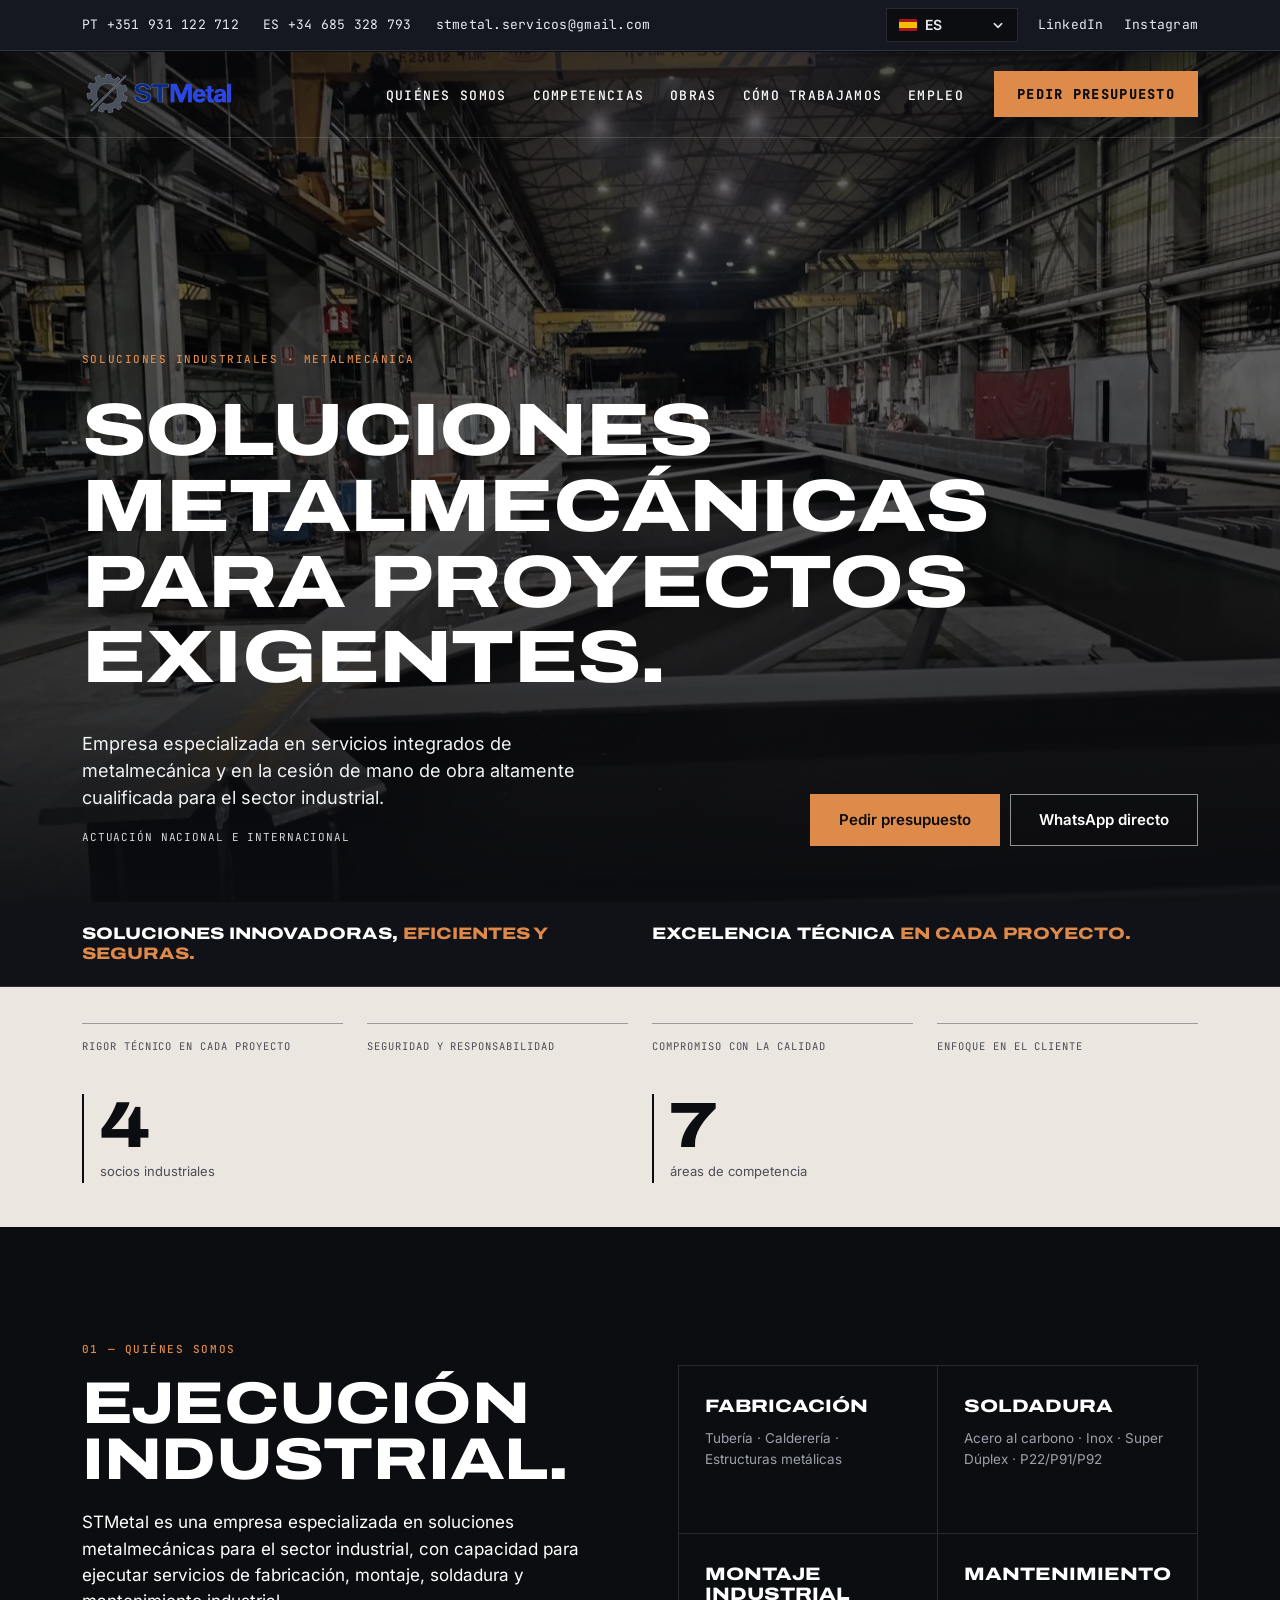
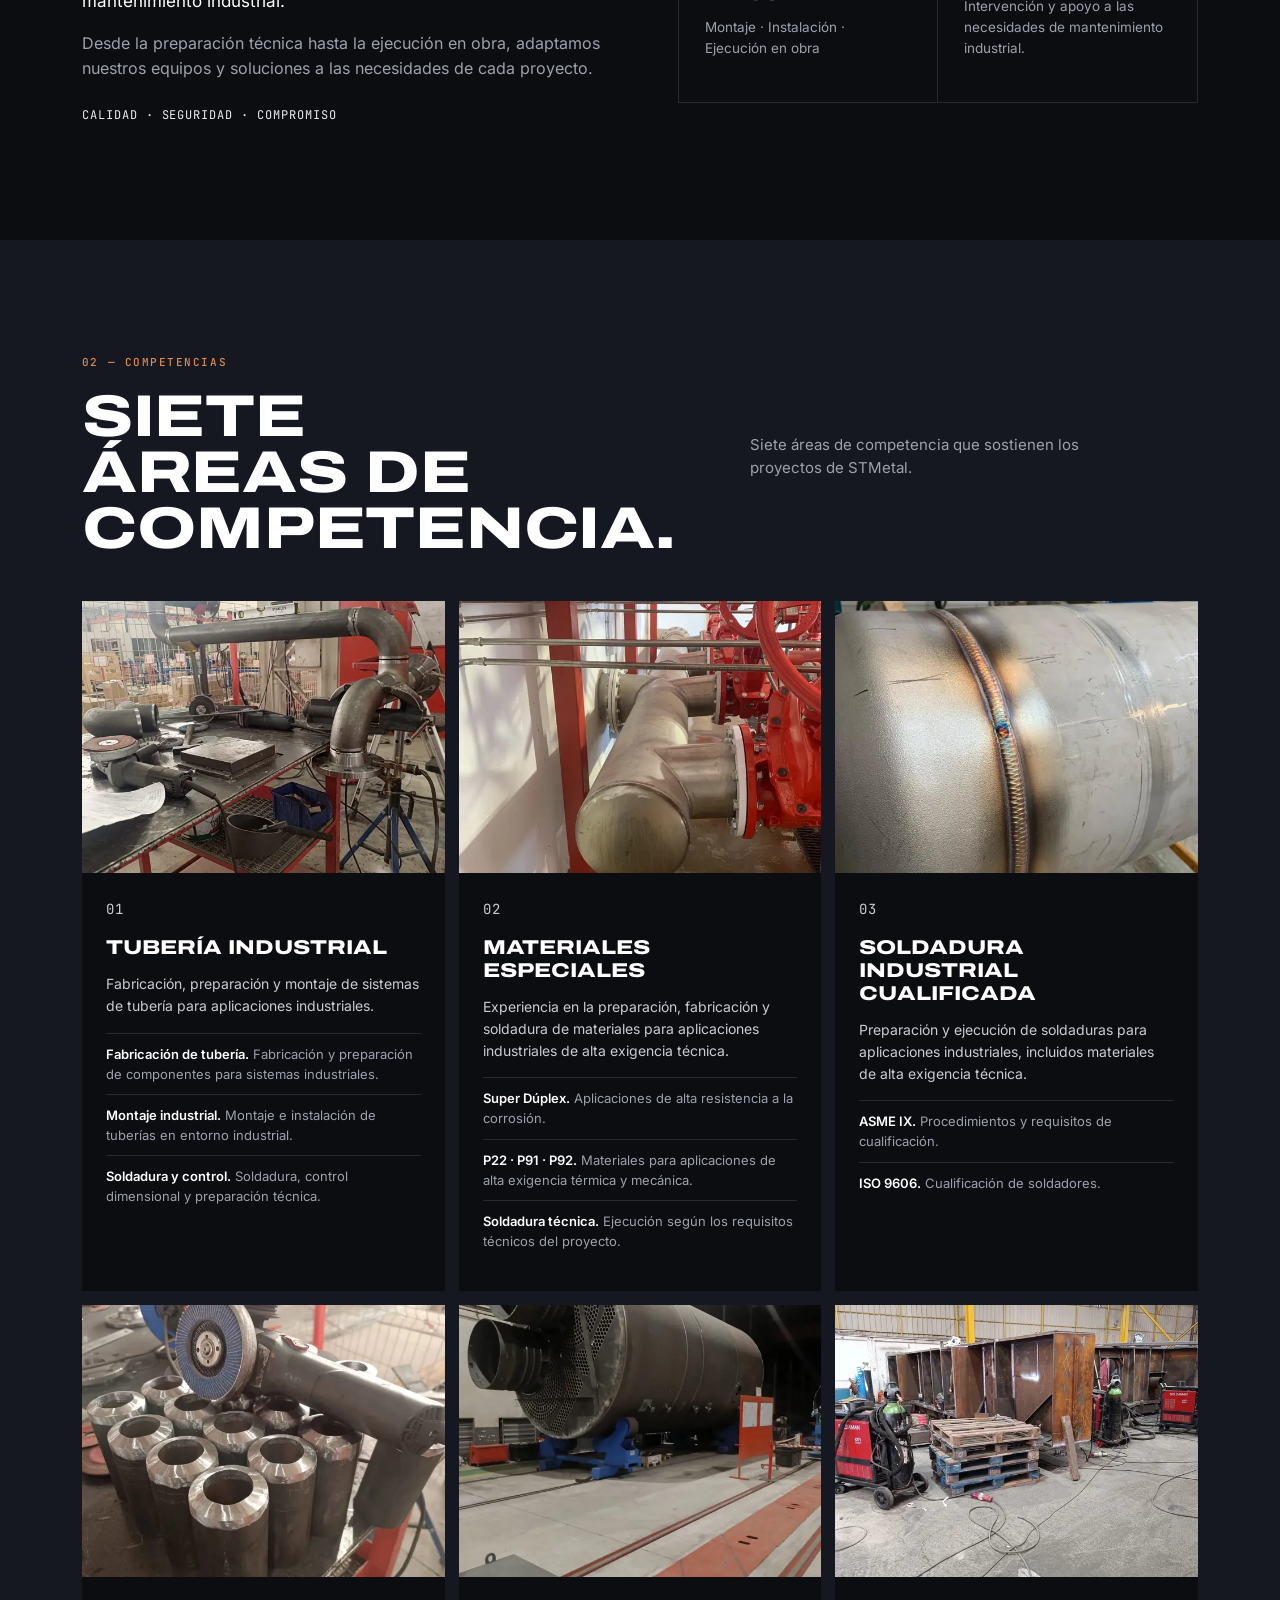
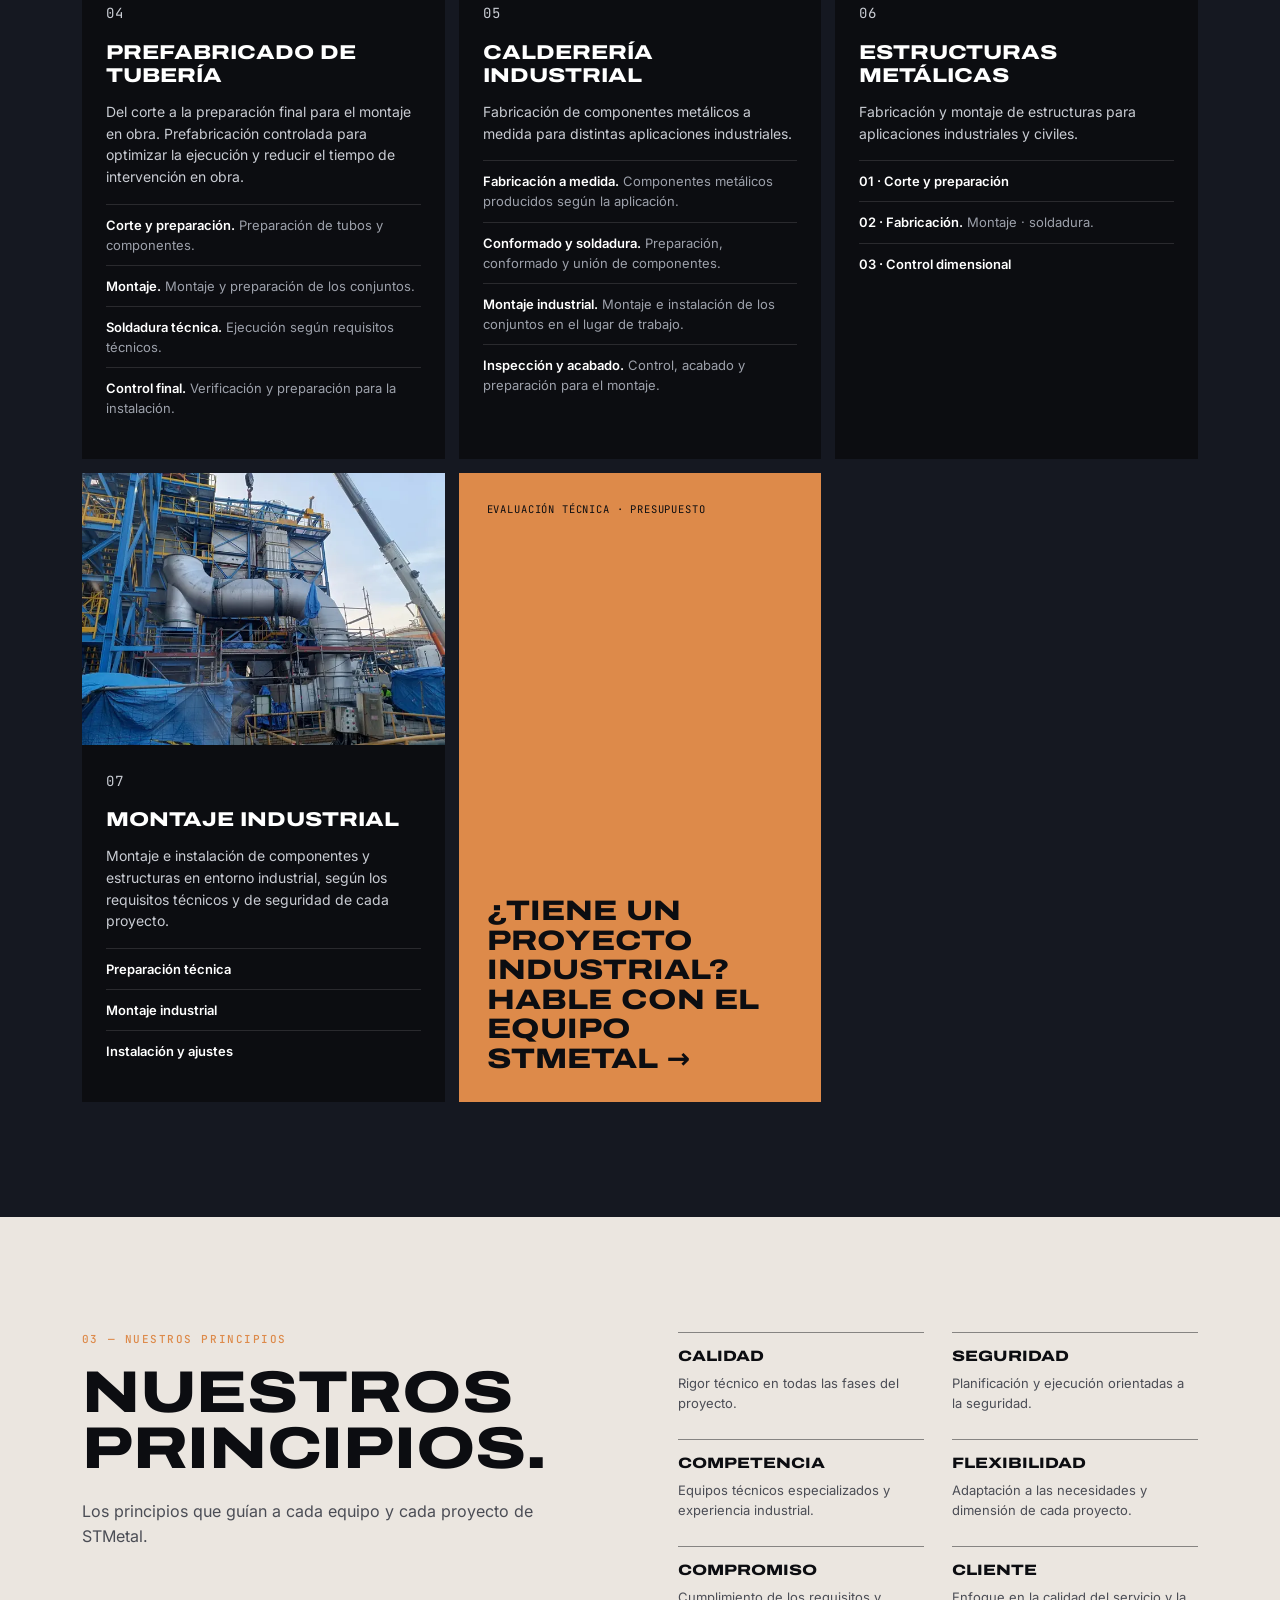
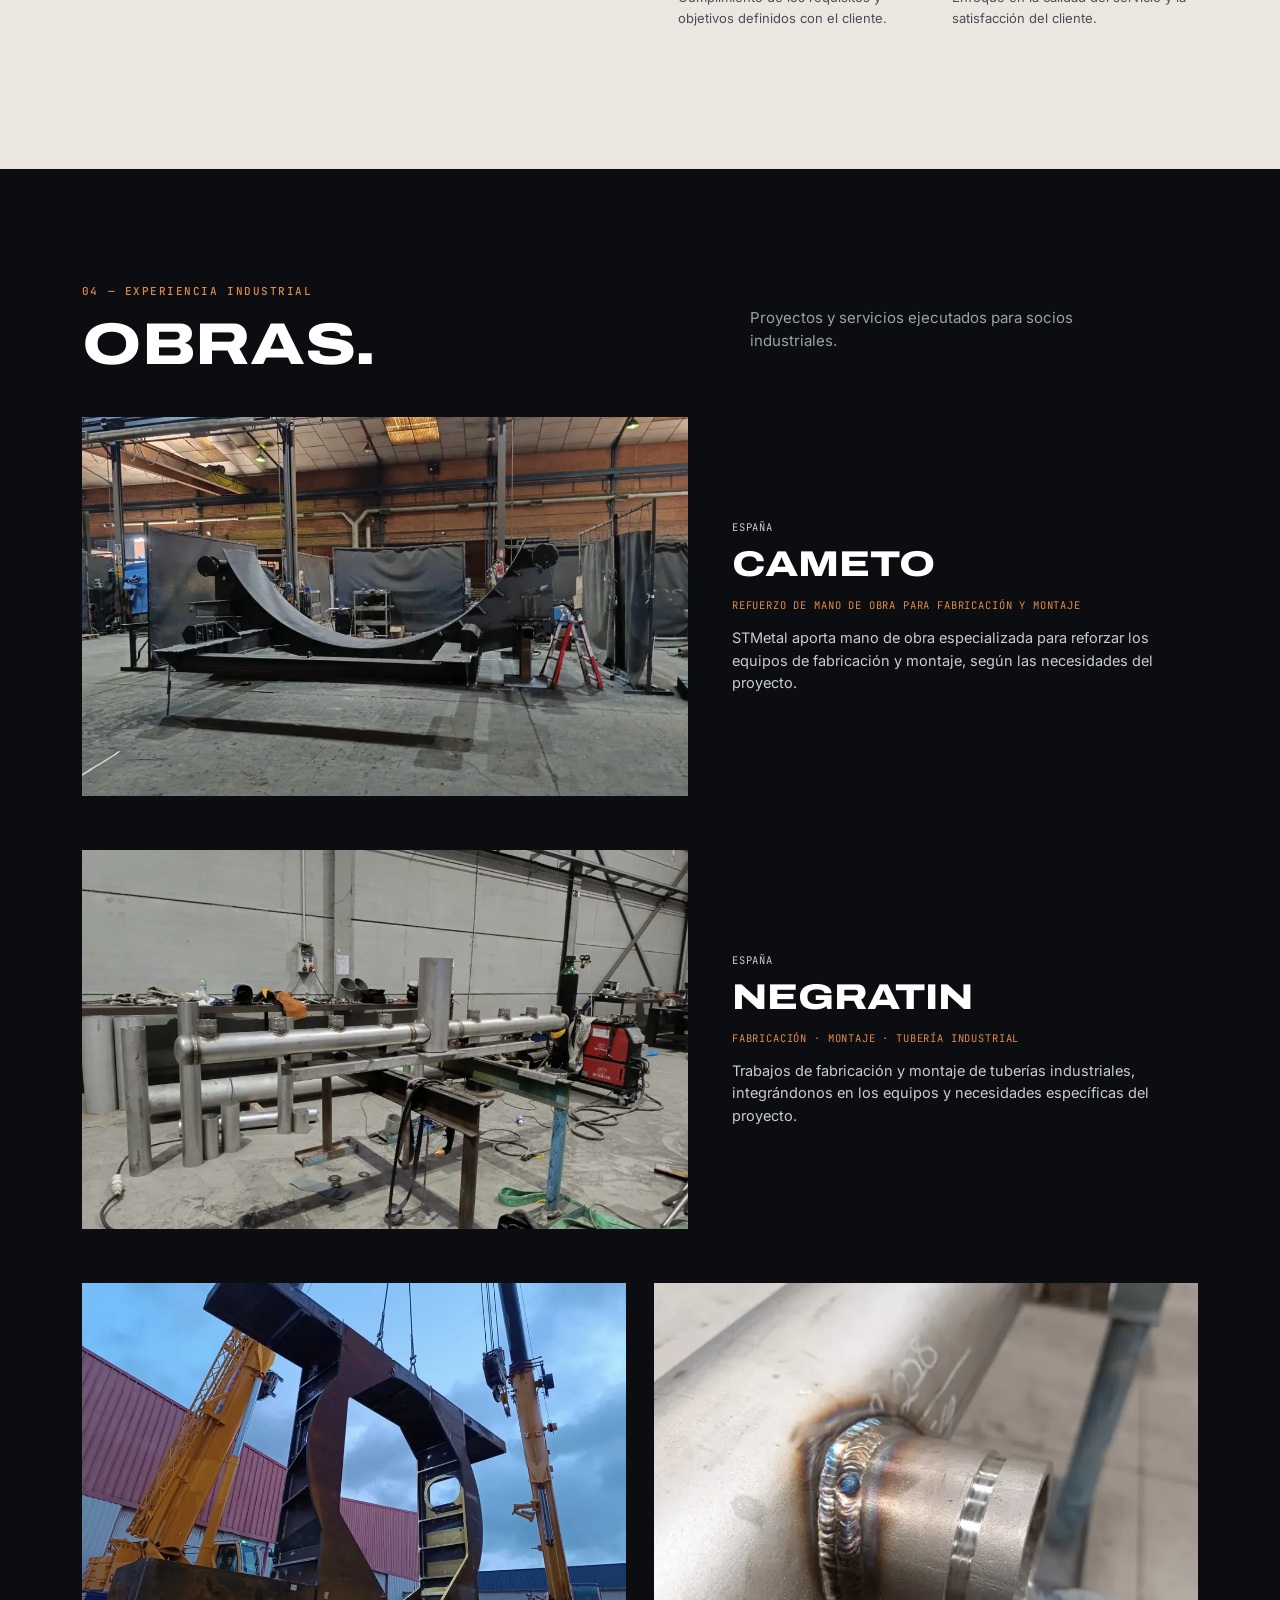
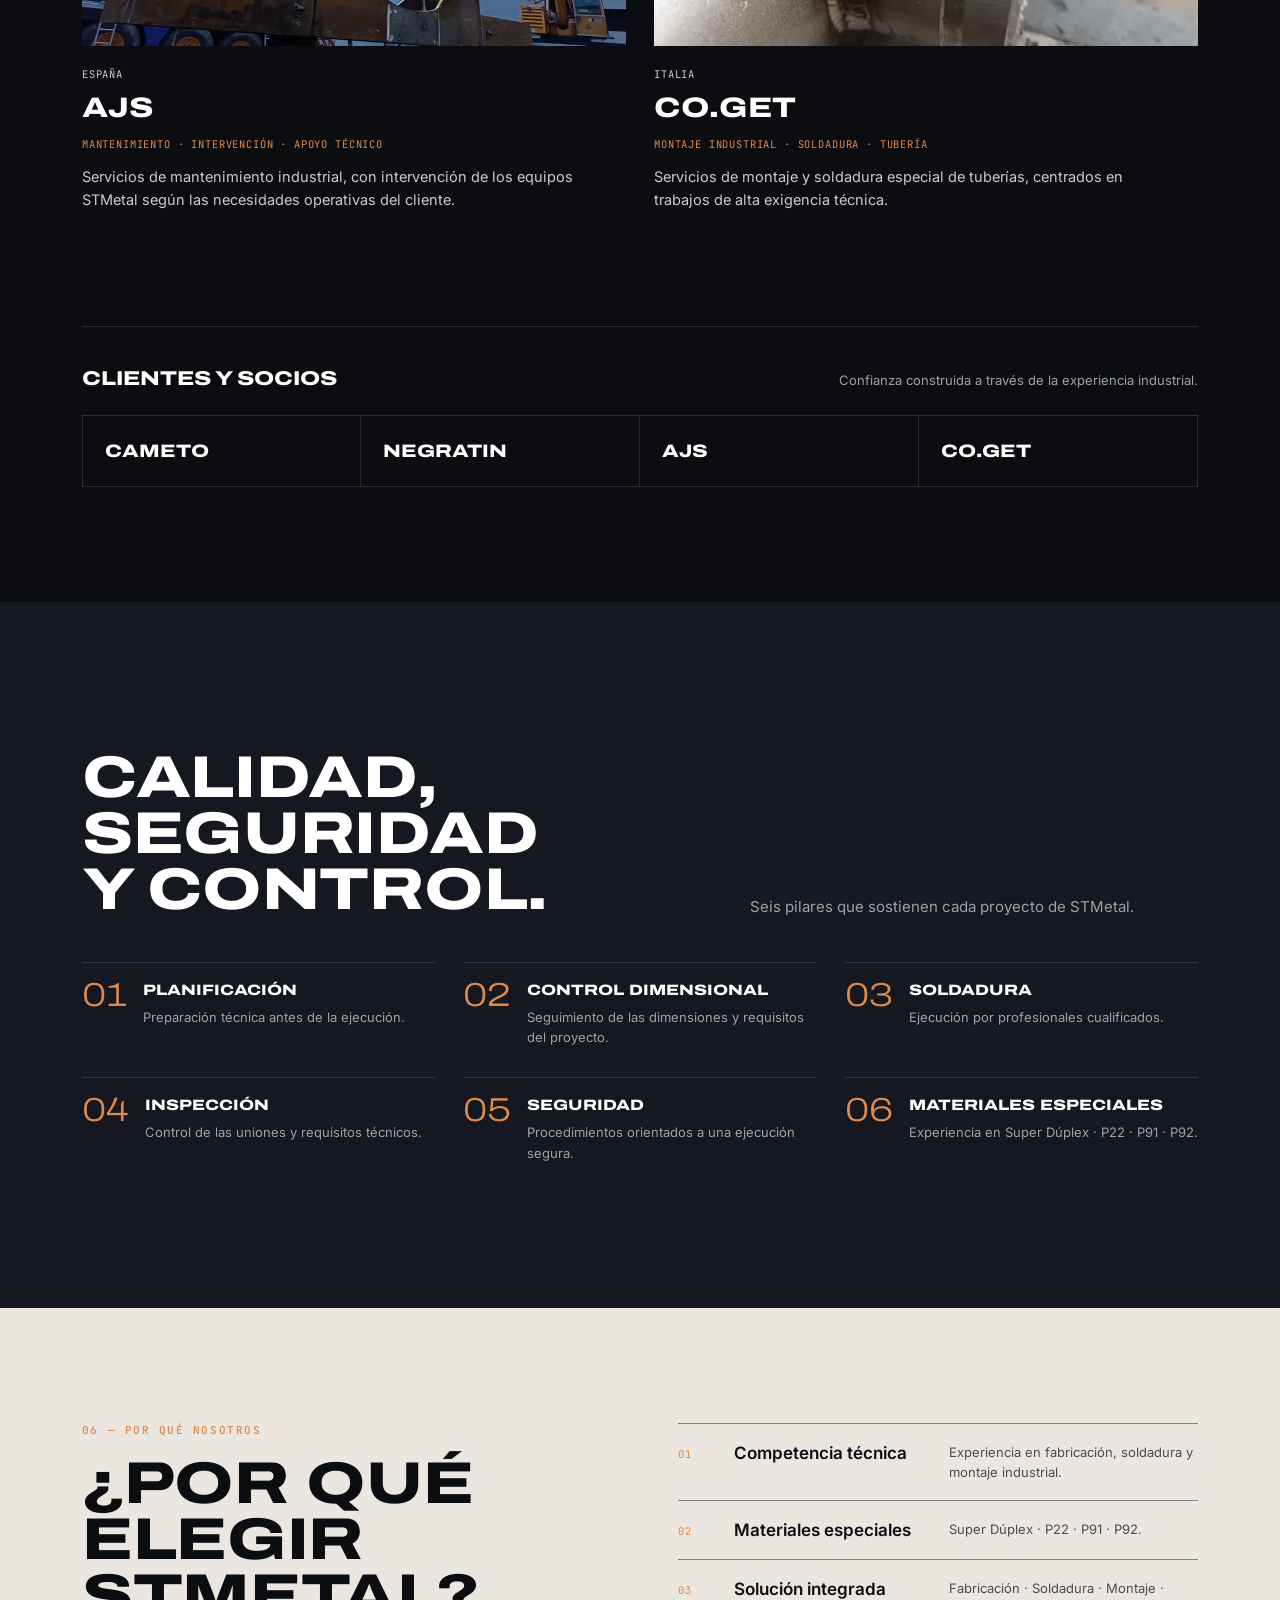
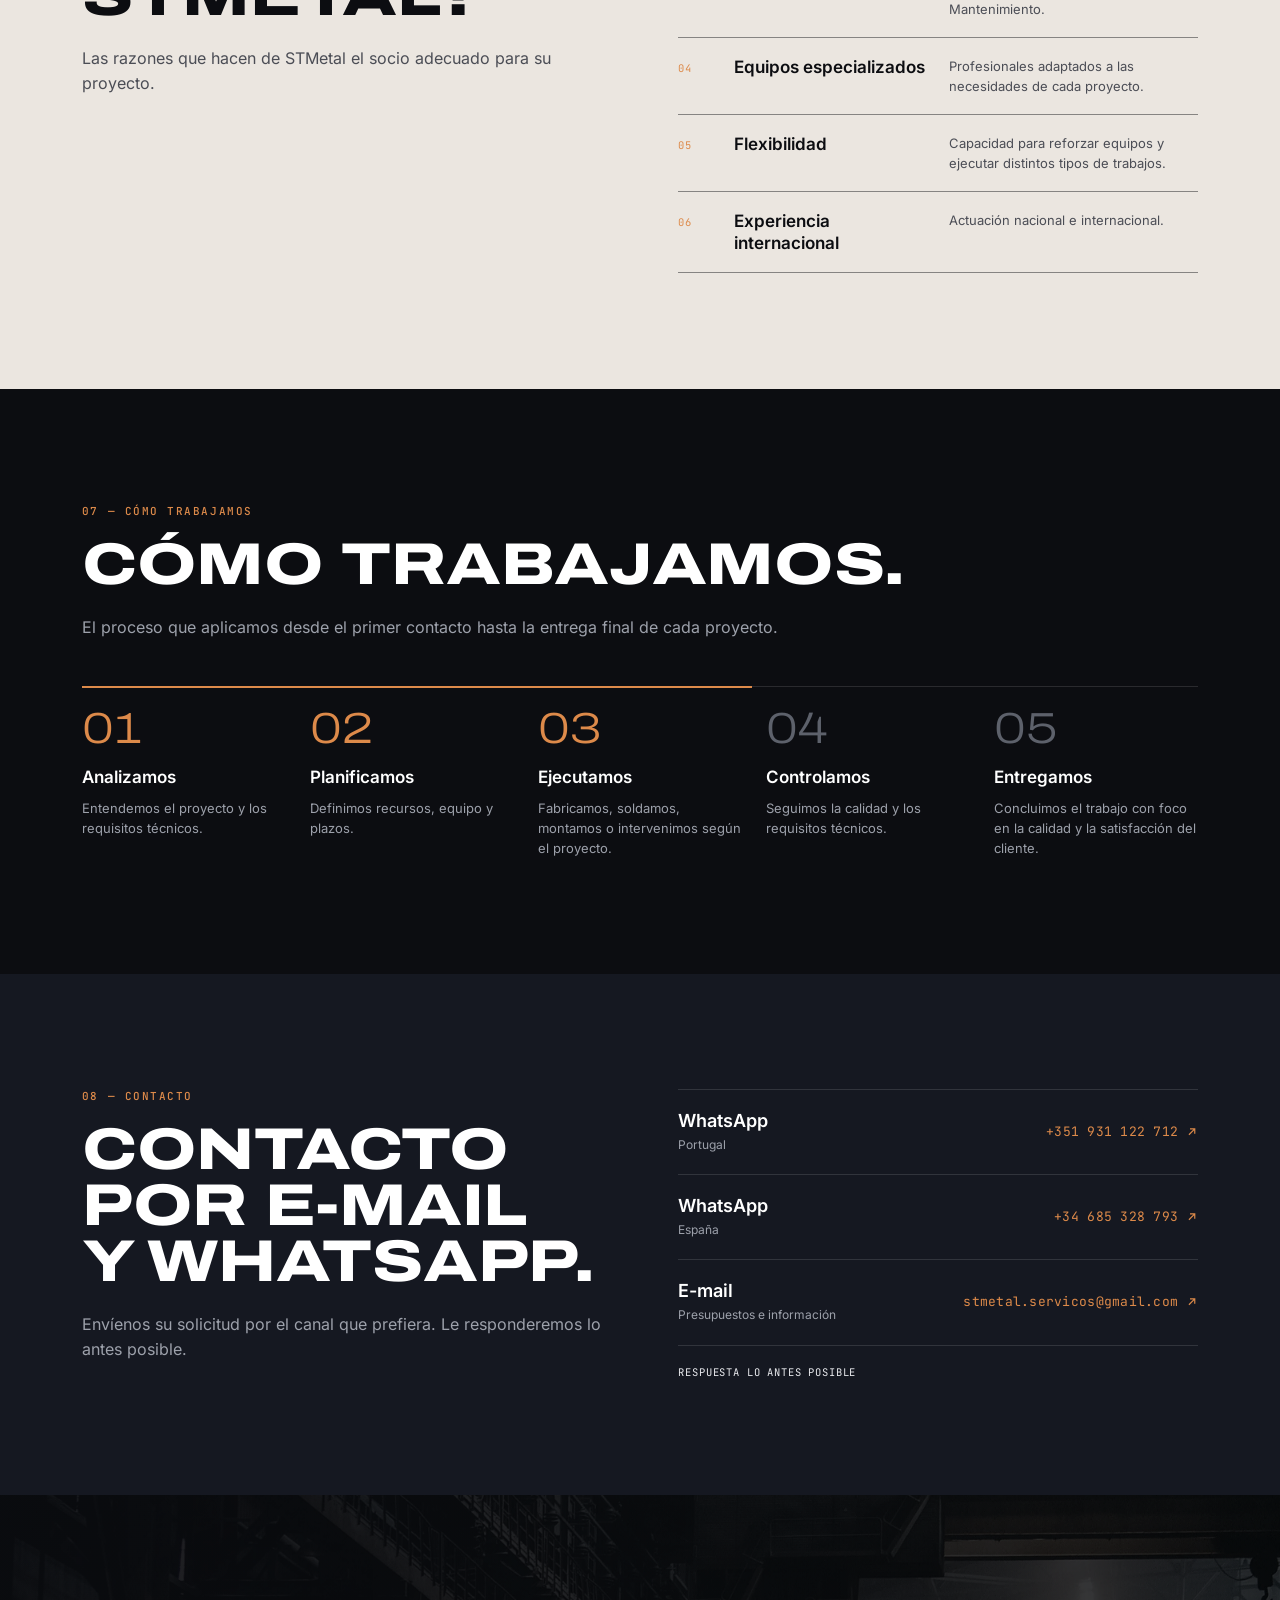
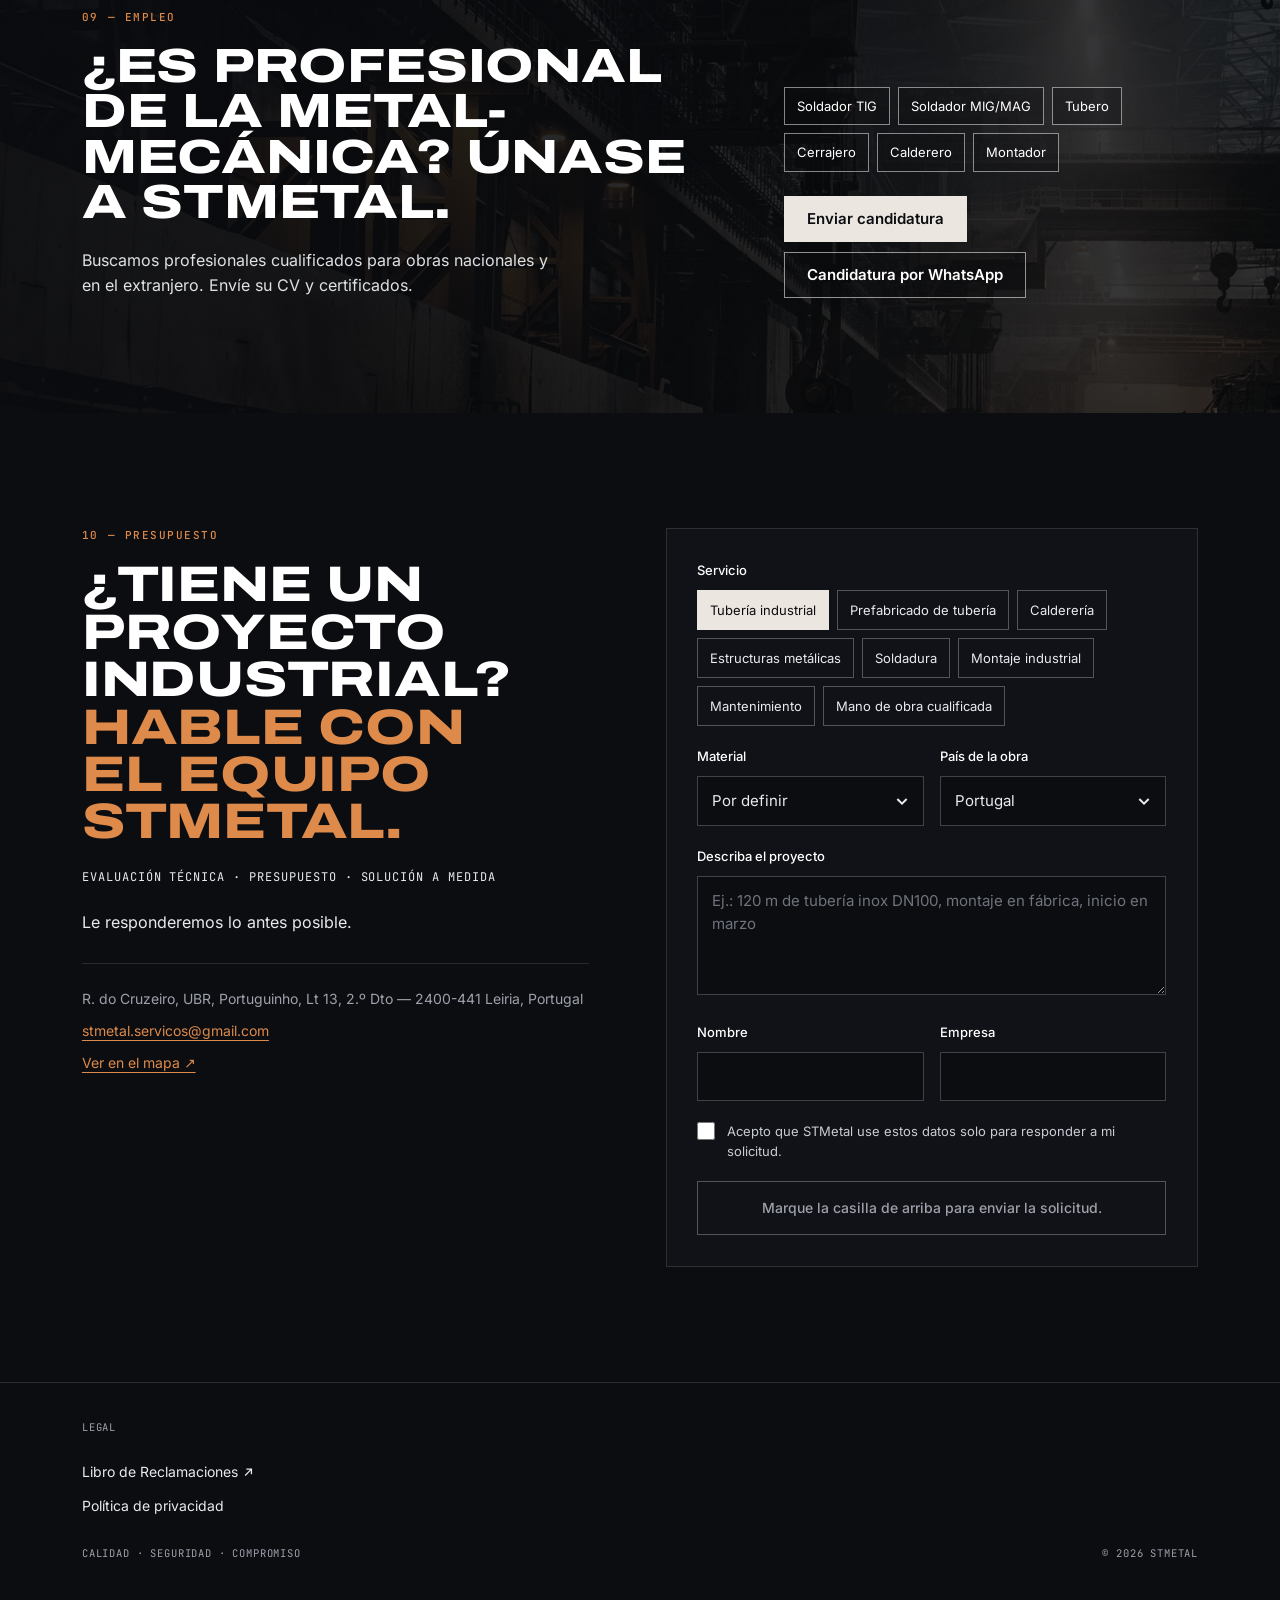
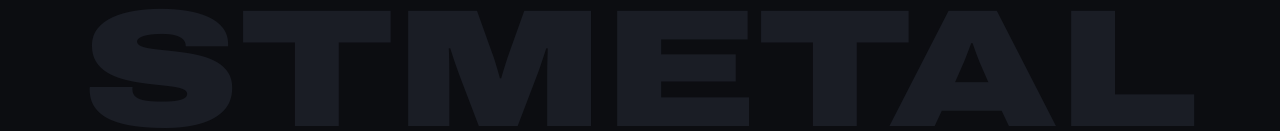
<file: es/index.html>
<!doctype html>
<html lang="es">
<head>
<meta charset="utf-8">
<meta name="viewport" content="width=device-width, initial-scale=1">
<title>STMetal: soluciones metalmecánicas para proyectos exigentes</title>
<meta name="description" content="Servicios integrados de metalmecánica y cesión de mano de obra cualificada para la industria: tubería, calderería, estructuras metálicas, soldadura, montaje y mantenimiento.">
<meta name="theme-color" content="#0c0d11">
<meta property="og:type" content="website">
<meta property="og:title" content="STMetal: soluciones metalmecánicas para proyectos exigentes">
<meta property="og:description" content="Servicios integrados de metalmecánica y cesión de mano de obra cualificada para la industria: tubería, calderería, estructuras metálicas, soldadura, montaje y mantenimiento.">
<meta property="og:image" content="../share.jpg">
<meta property="og:locale" content="es_ES">
<link rel="icon" href="../assets/img/gear.png">
<link rel="stylesheet" href="../assets/fonts-v6.css">
<link rel="stylesheet" href="../assets/v6.css">
<script type="application/ld+json">{"@context": "https://schema.org", "@type": "LocalBusiness", "name": "STMetal", "email": "stmetal.servicos@gmail.com", "telephone": "+351 931 122 712", "address": {"@type": "PostalAddress", "streetAddress": "R. do Cruzeiro, UBR, Portuguinho, Lt 13, 2.º Dto", "postalCode": "2400-441", "addressLocality": "Leiria", "addressCountry": "PT"}, "areaServed": ["PT", "ES", "IT"], "sameAs": ["https://www.linkedin.com/in/stmetal-solucoes-industriais/", "https://www.instagram.com/stmetal.servicos/"]}</script>
<script>document.documentElement.classList.add('js')</script>
</head>
<body>
<a class="skip" href="#conteudo">Saltar al contenido</a>
<div class="topbar">
  <div class="wrap topbar__in">
    <p class="topbar__contacts mono">
      <a href="tel:+351931122712"><span>PT</span> +351 931 122 712</a>
      <a href="tel:+34685328793"><span>ES</span> +34 685 328 793</a>
      <a class="topbar__mail" href="mailto:stmetal.servicos@gmail.com">stmetal.servicos@gmail.com</a>
    </p>
    <div class="topbar__right">
      <details class="lang"><summary aria-label="Traducir el sitio: Español"><svg viewBox="0 0 30 20" class="flag" aria-hidden="true"><rect width="30" height="20" fill="#aa151b"/><rect y="5" width="30" height="10" fill="#f1bf00"/></svg><b>ES</b><svg class="ic ic--chev" viewBox="0 0 12 12" aria-hidden="true"><path d="M2.5 4.5 6 8l3.5-3.5" fill="none" stroke="currentColor" stroke-width="1.5"/></svg></summary><ul class="lang__list"><li><a href="../index.html" lang="pt-PT" hreflang="pt-PT"><svg viewBox="0 0 30 20" class="flag" aria-hidden="true"><rect width="12" height="20" fill="#046a38"/><rect x="12" width="18" height="20" fill="#da291c"/><circle cx="12" cy="10" r="3.6" fill="#ffe900"/></svg><b>PT</b> Português</a></li><li><a href="../en/index.html" lang="en" hreflang="en"><svg viewBox="0 0 30 20" class="flag" aria-hidden="true"><rect width="30" height="20" fill="#012169"/><path d="M0 0l30 20M30 0L0 20" stroke="#fff" stroke-width="4"/><path d="M0 0l30 20M30 0L0 20" stroke="#c8102e" stroke-width="1.6"/><path d="M15 0v20M0 10h30" stroke="#fff" stroke-width="6"/><path d="M15 0v20M0 10h30" stroke="#c8102e" stroke-width="3.4"/></svg><b>EN</b> English</a></li><li><a href="../es/index.html" lang="es" hreflang="es" aria-current="true"><svg viewBox="0 0 30 20" class="flag" aria-hidden="true"><rect width="30" height="20" fill="#aa151b"/><rect y="5" width="30" height="10" fill="#f1bf00"/></svg><b>ES</b> Español</a></li><li><a href="../it/index.html" lang="it" hreflang="it"><svg viewBox="0 0 30 20" class="flag" aria-hidden="true"><rect width="10" height="20" fill="#009246"/><rect x="10" width="10" height="20" fill="#fff"/><rect x="20" width="10" height="20" fill="#ce2b37"/></svg><b>IT</b> Italiano</a></li></ul></details>
      <a class="mono" href="https://www.linkedin.com/in/stmetal-solucoes-industriais/" target="_blank" rel="noopener">LinkedIn</a>
      <a class="mono" href="https://www.instagram.com/stmetal.servicos/" target="_blank" rel="noopener">Instagram</a>
    </div>
  </div>
</div>
<header class="hdr" data-hdr>
  <div class="wrap hdr__in">
    <a class="logo" href="../es/index.html" aria-label="STMetal"><img src="../assets/img/logo-stmetal-240.png" width="240" height="74" alt="STMetal"></a>
    <nav class="nav" id="nav" aria-label="Menú">
      <ul><li><a href="#quem-somos">Quiénes somos</a></li><li><a href="#competencias">Competencias</a></li><li><a href="#obras">Obras</a></li><li><a href="#como-trabalhamos">Cómo trabajamos</a></li><li><a href="#recrutamento">Empleo</a></li></ul>
      <a class="btn btn--orange nav__cta" href="#orcamento">Pedir presupuesto</a>
    </nav>
    <button class="burger" type="button" aria-expanded="false" aria-controls="nav" data-open="Menú" data-close="Cerrar"><span></span><span></span><b class="sr">Menú</b></button>
  </div>
</header>
<main id="conteudo">

  <section class="hero" aria-labelledby="hero-h">
    <div class="hero__bg" data-parallax><img src="../assets/img/estruturas-1024.webp" srcset="../assets/img/estruturas-640.webp 640w, ../assets/img/estruturas-1024.webp 1024w, ../assets/img/estruturas-1600.webp 1600w" sizes="100vw" width="1600" height="1200" alt="Nave industrial con estructuras metálicas en fabricación" fetchpriority="high" decoding="async"></div>
    <div class="wrap hero__in">
      <p class="eyebrow hero__eyebrow">Soluciones industriales · Metalmecánica</p>
      <h1 id="hero-h" class="hero__h"><span class="w"><span style="--i:0">Soluciones</span></span> <span class="w"><span style="--i:1">metal­mecánicas</span></span> <span class="w"><span style="--i:2">para</span></span> <span class="w"><span style="--i:3">proyectos</span></span> <span class="w"><span style="--i:4">exigentes.</span></span></h1>
      <div class="hero__foot">
        <div>
          <p class="hero__p">Empresa especializada en servicios integrados de metalmecánica y en la cesión de mano de obra altamente cualificada para el sector industrial.</p>
          <p class="mono hero__note">Actuación nacional e internacional</p>
        </div>
        <p class="hero__btns"><a class="btn btn--orange btn--lg" href="#orcamento">Pedir presupuesto</a><a class="btn btn--ghost btn--lg" href="https://wa.me/351931122712" target="_blank" rel="noopener">WhatsApp directo</a></p>
      </div>
    </div>
  </section>

  <div class="strip"><div class="wrap strip__in"><p>Soluciones innovadoras, <em>eficientes y seguras.</em></p><p>Excelencia técnica <em>en cada proyecto.</em></p></div></div>

  <section class="values sec--cream" aria-label="Calidad · Seguridad · Compromiso">
    <div class="wrap">
      <ul class="values__list mono"><li data-r>Rigor técnico en cada proyecto</li><li data-r>Seguridad y responsabilidad</li><li data-r>Compromiso con la calidad</li><li data-r>Enfoque en el cliente</li></ul>
      <ul class="stats"><li data-r><b data-count="4">4</b><span>socios industriales</span></li><li data-r><b data-count="7">7</b><span>áreas de competencia</span></li></ul>
    </div>
  </section>

  <section class="sec about" id="quem-somos">
    <div class="wrap split">
      <div>
        <p class="eyebrow" data-r>01 — Quiénes somos</p>
        <h2 class="h2" data-r>Ejecución industrial.</h2>
        <p class="lead" data-r>STMetal es una empresa especializada en soluciones metalmecánicas para el sector industrial, con capacidad para ejecutar servicios de fabricación, montaje, soldadura y mantenimiento industrial.</p>
        <p class="muted" data-r>Desde la preparación técnica hasta la ejecución en obra, adaptamos nuestros equipos y soluciones a las necesidades de cada proyecto.</p>
        <p class="mono tag" data-r>Calidad · Seguridad · Compromiso</p>
      </div>
      <ul class="boxes"><li data-r><h3>Fabricación</h3><p>Tubería · Calderería · Estructuras metálicas</p></li><li data-r><h3>Soldadura</h3><p>Acero al carbono · Inox · Super Dúplex · P22/P91/P92</p></li><li data-r><h3>Montaje industrial</h3><p>Montaje · Instalación · Ejecución en obra</p></li><li data-r><h3>Mantenimiento</h3><p>Intervención y apoyo a las necesidades de mantenimiento industrial.</p></li></ul>
    </div>
  </section>

  <section class="sec sec--navy skills" id="competencias">
    <div class="wrap">
      <div class="sec__head">
        <div><p class="eyebrow" data-r>02 — Competencias</p><h2 class="h2" data-r>Siete áreas de competencia.</h2></div>
        <p class="muted" data-r>Siete áreas de competencia que sostienen los proyectos de STMetal.</p>
      </div>
      <ul class="cards"><li class="card" data-r>
        <figure class="card__img"><img src="../assets/img/executar-1024.webp" srcset="../assets/img/executar-640.webp 640w, ../assets/img/executar-1024.webp 1024w, ../assets/img/executar-1200.webp 1200w" sizes="(min-width: 1000px) 400px, (min-width: 640px) 50vw, 100vw" width="1200" height="1600" alt="Tubería de acero montada en un banco del taller" loading="lazy" decoding="async"></figure>
        <div class="card__body"><p class="card__n mono">01</p><h3>Tubería industrial</h3><p>Fabricación, preparación y montaje de sistemas de tubería para aplicaciones industriales.</p><ul><li><b>Fabricación de tubería.</b> Fabricación y preparación de componentes para sistemas industriales.</li><li><b>Montaje industrial.</b> Montaje e instalación de tuberías en entorno industrial.</li><li><b>Soldadura y control.</b> Soldadura, control dimensional y preparación técnica.</li></ul></div>
      </li><li class="card" data-r>
        <figure class="card__img"><img src="../assets/img/qualidade-960.webp" srcset="../assets/img/qualidade-640.webp 640w, ../assets/img/qualidade-960.webp 960w" sizes="(min-width: 1000px) 400px, (min-width: 640px) 50vw, 100vw" width="960" height="1280" alt="Colector de tubería inox junto a una estructura roja" loading="lazy" decoding="async"></figure>
        <div class="card__body"><p class="card__n mono">02</p><h3>Materiales especiales</h3><p>Experiencia en la preparación, fabricación y soldadura de materiales para aplicaciones industriales de alta exigencia técnica.</p><ul><li><b>Super Dúplex.</b> Aplicaciones de alta resistencia a la corrosión.</li><li><b>P22 · P91 · P92.</b> Materiales para aplicaciones de alta exigencia térmica y mecánica.</li><li><b>Soldadura técnica.</b> Ejecución según los requisitos técnicos del proyecto.</li></ul></div>
      </li><li class="card" data-r>
        <figure class="card__img"><img src="../assets/img/solda-circular-960.webp" srcset="../assets/img/solda-circular-640.webp 640w, ../assets/img/solda-circular-960.webp 960w" sizes="(min-width: 1000px) 400px, (min-width: 640px) 50vw, 100vw" width="960" height="1280" alt="Cordón de soldadura circunferencial en un tubo inox" loading="lazy" decoding="async"></figure>
        <div class="card__body"><p class="card__n mono">03</p><h3>Soldadura industrial cualificada</h3><p>Preparación y ejecución de soldaduras para aplicaciones industriales, incluidos materiales de alta exigencia técnica.</p><ul><li><b>ASME IX.</b> Procedimientos y requisitos de cualificación.</li><li><b>ISO 9606.</b> Cualificación de soldadores.</li></ul></div>
      </li><li class="card" data-r>
        <figure class="card__img"><img src="../assets/img/prefabrico-1024.webp" srcset="../assets/img/prefabrico-640.webp 640w, ../assets/img/prefabrico-1024.webp 1024w, ../assets/img/prefabrico-1200.webp 1200w" sizes="(min-width: 1000px) 400px, (min-width: 640px) 50vw, 100vw" width="1200" height="1600" alt="Tramos de tubo cortados y biselados, listos para soldar" loading="lazy" decoding="async"></figure>
        <div class="card__body"><p class="card__n mono">04</p><h3>Prefabricado de tubería</h3><p>Del corte a la preparación final para el montaje en obra. Prefabricación controlada para optimizar la ejecución y reducir el tiempo de intervención en obra.</p><ul><li><b>Corte y preparación.</b> Preparación de tubos y componentes.</li><li><b>Montaje.</b> Montaje y preparación de los conjuntos.</li><li><b>Soldadura técnica.</b> Ejecución según requisitos técnicos.</li><li><b>Control final.</b> Verificación y preparación para la instalación.</li></ul></div>
      </li><li class="card" data-r>
        <figure class="card__img"><img src="../assets/img/obra-vaso-1024.webp" srcset="../assets/img/obra-vaso-640.webp 640w, ../assets/img/obra-vaso-1024.webp 1024w, ../assets/img/obra-vaso-1200.webp 1200w" sizes="(min-width: 1000px) 400px, (min-width: 640px) 50vw, 100vw" width="1200" height="1600" alt="Recipiente de gran diámetro en fabricación en el taller" loading="lazy" decoding="async"></figure>
        <div class="card__body"><p class="card__n mono">05</p><h3>Calderería industrial</h3><p>Fabricación de componentes metálicos a medida para distintas aplicaciones industriales.</p><ul><li><b>Fabricación a medida.</b> Componentes metálicos producidos según la aplicación.</li><li><b>Conformado y soldadura.</b> Preparación, conformado y unión de componentes.</li><li><b>Montaje industrial.</b> Montaje e instalación de los conjuntos en el lugar de trabajo.</li><li><b>Inspección y acabado.</b> Control, acabado y preparación para el montaje.</li></ul></div>
      </li><li class="card" data-r>
        <figure class="card__img"><img src="../assets/img/manutencao-1024.webp" srcset="../assets/img/manutencao-640.webp 640w, ../assets/img/manutencao-1024.webp 1024w, ../assets/img/manutencao-1200.webp 1200w" sizes="(min-width: 1000px) 400px, (min-width: 640px) 50vw, 100vw" width="1200" height="1600" alt="Equipos soldando estructuras metálicas en el taller" loading="lazy" decoding="async"></figure>
        <div class="card__body"><p class="card__n mono">06</p><h3>Estructuras metálicas</h3><p>Fabricación y montaje de estructuras para aplicaciones industriales y civiles.</p><ul><li><b>01 · Corte y preparación</b></li><li><b>02 · Fabricación.</b> Montaje · soldadura.</li><li><b>03 · Control dimensional</b></li></ul></div>
      </li><li class="card" data-r>
        <figure class="card__img"><img src="../assets/img/montagem-1024.webp" srcset="../assets/img/montagem-640.webp 640w, ../assets/img/montagem-1024.webp 1024w, ../assets/img/montagem-1600.webp 1600w" sizes="(min-width: 1000px) 400px, (min-width: 640px) 50vw, 100vw" width="1600" height="1200" alt="Tubería de gran diámetro montada en una central industrial" loading="lazy" decoding="async"></figure>
        <div class="card__body"><p class="card__n mono">07</p><h3>Montaje industrial</h3><p>Montaje e instalación de componentes y estructuras en entorno industrial, según los requisitos técnicos y de seguridad de cada proyecto.</p><ul><li><b>Preparación técnica</b></li><li><b>Montaje industrial</b></li><li><b>Instalación y ajustes</b></li></ul></div>
      </li><li class="card card--cta" data-r><a href="#orcamento"><span class="mono">Evaluación técnica · Presupuesto</span><b>¿Tiene un proyecto industrial? Hable con el equipo STMetal <i aria-hidden="true">→</i></b></a></li></ul>
    </div>
  </section>

  <section class="sec sec--cream prin">
    <div class="wrap split">
      <div><p class="eyebrow" data-r>03 — Nuestros principios</p><h2 class="h2" data-r>Nuestros principios.</h2><p class="muted" data-r>Los principios que guían a cada equipo y cada proyecto de STMetal.</p></div>
      <ul class="grid2"><li data-r><h3>Calidad</h3><p>Rigor técnico en todas las fases del proyecto.</p></li><li data-r><h3>Seguridad</h3><p>Planificación y ejecución orientadas a la seguridad.</p></li><li data-r><h3>Competencia</h3><p>Equipos técnicos especializados y experiencia industrial.</p></li><li data-r><h3>Flexibilidad</h3><p>Adaptación a las necesidades y dimensión de cada proyecto.</p></li><li data-r><h3>Compromiso</h3><p>Cumplimiento de los requisitos y objetivos definidos con el cliente.</p></li><li data-r><h3>Cliente</h3><p>Enfoque en la calidad del servicio y la satisfacción del cliente.</p></li></ul>
    </div>
  </section>

  <section class="sec work" id="obras">
    <div class="wrap">
      <div class="sec__head">
        <div><p class="eyebrow" data-r>04 — Experiencia industrial</p><h2 class="h2" data-r>Obras.</h2></div>
        <p class="muted" data-r>Proyectos y servicios ejecutados para socios industriales.</p>
      </div>
      <div class="obras"><article class="obra obra--wide" data-r>
        <figure class="obra__img"><img src="../assets/img/planear-1024.webp" srcset="../assets/img/planear-640.webp 640w, ../assets/img/planear-1024.webp 1024w, ../assets/img/planear-1600.webp 1600w" sizes="(min-width: 1000px) 760px, 100vw" width="1600" height="1200" alt="Estructura metálica curva en fabricación en una nave" loading="lazy" decoding="async"></figure>
        <div class="obra__txt"><p class="mono obra__country">España</p><h3>Cameto</h3><p class="mono obra__tags">Refuerzo de mano de obra para fabricación y montaje</p><p>STMetal aporta mano de obra especializada para reforzar los equipos de fabricación y montaje, según las necesidades del proyecto.</p></div>
      </article><article class="obra obra--wide wide--rev" data-r>
        <figure class="obra__img"><img src="../assets/img/tubagem-1024.webp" srcset="../assets/img/tubagem-640.webp 640w, ../assets/img/tubagem-1024.webp 1024w, ../assets/img/tubagem-1600.webp 1600w" sizes="(min-width: 1000px) 760px, 100vw" width="1600" height="1200" alt="Línea de tubería en fabricación en una nave industrial" loading="lazy" decoding="async"></figure>
        <div class="obra__txt"><p class="mono obra__country">España</p><h3>Negratin</h3><p class="mono obra__tags">Fabricación · Montaje · Tubería industrial</p><p>Trabajos de fabricación y montaje de tuberías industriales, integrándonos en los equipos y necesidades específicas del proyecto.</p></div>
      </article><article class="obra obra--half" data-r>
        <figure class="obra__img"><img src="../assets/img/hero-1600.webp" srcset="../assets/img/hero-1024.webp 1024w, ../assets/img/hero-1600.webp 1600w" sizes="(min-width: 1000px) 620px, 100vw" width="1600" height="1200" alt="Pórtico metálico izado por grúas" loading="lazy" decoding="async"></figure>
        <div class="obra__txt"><p class="mono obra__country">España</p><h3>AJS</h3><p class="mono obra__tags">Mantenimiento · Intervención · Apoyo técnico</p><p>Servicios de mantenimiento industrial, con intervención de los equipos STMetal según las necesidades operativas del cliente.</p></div>
      </article><article class="obra obra--half" data-r>
        <figure class="obra__img"><img src="../assets/img/solda-inox-1024.webp" srcset="../assets/img/solda-inox-640.webp 640w, ../assets/img/solda-inox-1024.webp 1024w, ../assets/img/solda-inox-1530.webp 1530w" sizes="(min-width: 1000px) 620px, 100vw" width="1530" height="2040" alt="Soldadura en una derivación de tubería inox" loading="lazy" decoding="async"></figure>
        <div class="obra__txt"><p class="mono obra__country">Italia</p><h3>Co.Get</h3><p class="mono obra__tags">Montaje industrial · Soldadura · Tubería</p><p>Servicios de montaje y soldadura especial de tuberías, centrados en trabajos de alta exigencia técnica.</p></div>
      </article></div>
      <div class="clients">
        <div class="clients__head"><h3 data-r>Clientes y socios</h3><p class="muted" data-r>Confianza construida a través de la experiencia industrial.</p></div>
        <ul class="clients__list"><li data-r>CAMETO</li><li data-r>NEGRATIN</li><li data-r>AJS</li><li data-r>CO.GET</li></ul>
      </div>
    </div>
  </section>

  <section class="sec sec--navy quality">
    <div class="wrap">
      <div class="sec__head sec__head--end">
        <div><p class="eyebrow" data-r>05 — Calidad</p><h2 class="h2" data-r>Calidad, seguridad y control.</h2></div>
        <p class="muted" data-r>Seis pilares que sostienen cada proyecto de STMetal.</p>
      </div>
      <ul class="pillars"><li data-r><span class="num">01</span><div><h3>Planificación</h3><p>Preparación técnica antes de la ejecución.</p></div></li><li data-r><span class="num">02</span><div><h3>Control dimensional</h3><p>Seguimiento de las dimensiones y requisitos del proyecto.</p></div></li><li data-r><span class="num">03</span><div><h3>Soldadura</h3><p>Ejecución por profesionales cualificados.</p></div></li><li data-r><span class="num">04</span><div><h3>Inspección</h3><p>Control de las uniones y requisitos técnicos.</p></div></li><li data-r><span class="num">05</span><div><h3>Seguridad</h3><p>Procedimientos orientados a una ejecución segura.</p></div></li><li data-r><span class="num">06</span><div><h3>Materiales especiales</h3><p>Experiencia en Super Dúplex · P22 · P91 · P92.</p></div></li></ul>
    </div>
  </section>

  <section class="sec sec--cream why">
    <div class="wrap split">
      <div><p class="eyebrow" data-r>06 — Por qué nosotros</p><h2 class="h2" data-r>¿Por qué elegir STMetal?</h2><p class="muted" data-r>Las razones que hacen de STMetal el socio adecuado para su proyecto.</p></div>
      <ol class="why__list"><li data-r><span class="mono">01</span><h3>Competencia técnica</h3><p>Experiencia en fabricación, soldadura y montaje industrial.</p></li><li data-r><span class="mono">02</span><h3>Materiales especiales</h3><p>Super Dúplex · P22 · P91 · P92.</p></li><li data-r><span class="mono">03</span><h3>Solución integrada</h3><p>Fabricación · Soldadura · Montaje · Mantenimiento.</p></li><li data-r><span class="mono">04</span><h3>Equipos especializados</h3><p>Profesionales adaptados a las necesidades de cada proyecto.</p></li><li data-r><span class="mono">05</span><h3>Flexibilidad</h3><p>Capacidad para reforzar equipos y ejecutar distintos tipos de trabajos.</p></li><li data-r><span class="mono">06</span><h3>Experiencia internacional</h3><p>Actuación nacional e internacional.</p></li></ol>
    </div>
  </section>

  <section class="sec how" id="como-trabalhamos">
    <div class="wrap">
      <p class="eyebrow" data-r>07 — Cómo trabajamos</p>
      <h2 class="h2" data-r>Cómo trabajamos.</h2>
      <p class="muted" data-r>El proceso que aplicamos desde el primer contacto hasta la entrega final de cada proyecto.</p>
      <ol class="steps" data-steps><i class="steps__bar" aria-hidden="true"></i><li data-step><span class="num">01</span><h3>Analizamos</h3><p>Entendemos el proyecto y los requisitos técnicos.</p></li><li data-step><span class="num">02</span><h3>Planificamos</h3><p>Definimos recursos, equipo y plazos.</p></li><li data-step><span class="num">03</span><h3>Ejecutamos</h3><p>Fabricamos, soldamos, montamos o intervenimos según el proyecto.</p></li><li data-step><span class="num">04</span><h3>Controlamos</h3><p>Seguimos la calidad y los requisitos técnicos.</p></li><li data-step><span class="num">05</span><h3>Entregamos</h3><p>Concluimos el trabajo con foco en la calidad y la satisfacción del cliente.</p></li></ol>
    </div>
  </section>

  <section class="sec sec--navy contact" id="contactos">
    <div class="wrap split">
      <div><p class="eyebrow" data-r>08 — Contacto</p><h2 class="h2" data-r>Contacto por e-mail y WhatsApp.</h2><p class="muted" data-r>Envíenos su solicitud por el canal que prefiera. Le responderemos lo antes posible.</p></div>
      <div>
        <ul class="rows">
          <li data-r><div><h3>WhatsApp</h3><p>Portugal</p></div><a class="mono" href="https://wa.me/351931122712" target="_blank" rel="noopener">+351 931 122 712 <svg class="ic ic--ne" viewBox="0 0 16 16" aria-hidden="true"><path d="M4 12 12 4M5.5 4H12v6.5" fill="none" stroke="currentColor" stroke-width="1.6"/></svg></a></li>
          <li data-r><div><h3>WhatsApp</h3><p>España</p></div><a class="mono" href="https://wa.me/34685328793" target="_blank" rel="noopener">+34 685 328 793 <svg class="ic ic--ne" viewBox="0 0 16 16" aria-hidden="true"><path d="M4 12 12 4M5.5 4H12v6.5" fill="none" stroke="currentColor" stroke-width="1.6"/></svg></a></li>
          <li data-r><div><h3>E-mail</h3><p>Presupuestos e información</p></div><a class="mono" href="mailto:stmetal.servicos@gmail.com">stmetal.servicos@gmail.com <svg class="ic ic--ne" viewBox="0 0 16 16" aria-hidden="true"><path d="M4 12 12 4M5.5 4H12v6.5" fill="none" stroke="currentColor" stroke-width="1.6"/></svg></a></li>
        </ul>
        <p class="mono rows__note" data-r>Respuesta lo antes posible</p>
      </div>
    </div>
  </section>

  <section class="jobs" id="recrutamento">
    <div class="jobs__bg" data-parallax="strong"><img src="../assets/img/stock-hall-1024.webp" srcset="../assets/img/stock-hall-640.webp 640w, ../assets/img/stock-hall-1024.webp 1024w, ../assets/img/stock-hall-1600.webp 1600w" sizes="100vw" width="1600" height="1063" alt="" loading="lazy" decoding="async"></div>
    <div class="wrap jobs__in">
      <div><p class="eyebrow" data-r>09 — Empleo</p><h2 class="h2" data-r>¿Es profesional de la metal­mecánica? Únase a STMetal.</h2><p data-r>Buscamos profesionales cualificados para obras nacionales y en el extranjero. Envíe su CV y certificados.</p></div>
      <div class="jobs__side" data-r>
        <ul class="roles"><li>Soldador TIG</li><li>Soldador MIG/MAG</li><li>Tubero</li><li>Cerrajero</li><li>Calderero</li><li>Montador</li></ul>
        <p class="jobs__btns"><a class="btn btn--cream" href="mailto:stmetal.servicos@gmail.com?subject=Candidatura%20STMetal&amp;body=Hola%2C%20me%20gustar%C3%ADa%20presentar%20mi%20candidatura.%20Puesto%3A%20%0AAdjunto%20mi%20CV%20y%20certificados.">Enviar candidatura</a><a class="btn btn--ghost" href="https://wa.me/351931122712?text=Hola%2C%20me%20gustar%C3%ADa%20presentar%20mi%20candidatura%20a%20STMetal." target="_blank" rel="noopener">Candidatura por WhatsApp</a></p>
      </div>
    </div>
  </section>

  <section class="sec quote" id="orcamento">
    <div class="wrap split split--form">
      <div>
        <p class="eyebrow" data-r>10 — Presupuesto</p>
        <h2 class="h2 h2--xl" data-r>¿Tiene un proyecto industrial? <em>Hable con el equipo STMetal.</em></h2>
        <p class="mono tag" data-r>Evaluación técnica · Presupuesto · Solución a medida</p>
        <p data-r>Le responderemos lo antes posible.</p>
        <div class="quote__info" data-r>
          <p class="muted">R. do Cruzeiro, UBR, Portuguinho, Lt 13, 2.º Dto — 2400-441 Leiria, Portugal</p>
          <p><a class="link" href="mailto:stmetal.servicos@gmail.com">stmetal.servicos@gmail.com</a></p>
          <p><a class="link" href="https://www.openstreetmap.org/search?query=Rua%20do%20Cruzeiro%20Portuguinho%20Leiria" target="_blank" rel="noopener">Ver en el mapa ↗</a></p>
        </div>
      </div>
      <form class="form" data-form data-email="stmetal.servicos@gmail.com" novalidate data-r>
        <fieldset><legend>Servicio</legend><div class="chips"><label class="chip"><input type="checkbox" name="servico" value="Tubería industrial" checked><span>Tubería industrial</span></label><label class="chip"><input type="checkbox" name="servico" value="Prefabricado de tubería"><span>Prefabricado de tubería</span></label><label class="chip"><input type="checkbox" name="servico" value="Calderería"><span>Calderería</span></label><label class="chip"><input type="checkbox" name="servico" value="Estructuras metálicas"><span>Estructuras metálicas</span></label><label class="chip"><input type="checkbox" name="servico" value="Soldadura"><span>Soldadura</span></label><label class="chip"><input type="checkbox" name="servico" value="Montaje industrial"><span>Montaje industrial</span></label><label class="chip"><input type="checkbox" name="servico" value="Mantenimiento"><span>Mantenimiento</span></label><label class="chip"><input type="checkbox" name="servico" value="Mano de obra cualificada"><span>Mano de obra cualificada</span></label></div></fieldset>
        <div class="form__row">
          <label><span>Material</span><span class="sel"><select name="material"><option>Por definir</option><option>Acero al carbono</option><option>Inox</option><option>Super Dúplex</option><option>P22 · P91 · P92</option><option>Otro</option></select><svg class="ic ic--chev" viewBox="0 0 12 12" aria-hidden="true"><path d="M2.5 4.5 6 8l3.5-3.5" fill="none" stroke="currentColor" stroke-width="1.5"/></svg></span></label>
          <label><span>País de la obra</span><span class="sel"><select name="pais"><option>Portugal</option><option>España</option><option>Italia</option><option>Otro</option></select><svg class="ic ic--chev" viewBox="0 0 12 12" aria-hidden="true"><path d="M2.5 4.5 6 8l3.5-3.5" fill="none" stroke="currentColor" stroke-width="1.5"/></svg></span></label>
        </div>
        <label><span>Describa el proyecto</span><textarea name="descricao" rows="4" placeholder="Ej.: 120 m de tubería inox DN100, montaje en fábrica, inicio en marzo"></textarea></label>
        <div class="form__row">
          <label><span>Nombre</span><input name="nome" autocomplete="name"></label>
          <label><span>Empresa</span><input name="empresa" autocomplete="organization"></label>
        </div>
        <label class="check"><input type="checkbox" name="consent" data-consent><span>Acepto que STMetal use estos datos solo para responder a mi solicitud.</span></label>
        <button class="btn btn--submit" type="submit" disabled data-submit>Marque la casilla de arriba para enviar la solicitud.</button>
        <p class="form__msg" role="status" aria-live="polite" data-msg></p>
        <script type="application/json" data-msgs>{"f_locked": "Marque la casilla de arriba para enviar la solicitud.", "f_send": "Enviar solicitud", "f_subject": "Solicitud de presupuesto", "f_need": "Indique su nombre y la descripción del proyecto.", "f_done": "Hemos abierto su programa de correo con la solicitud escrita. Si no se abrió, escriba a stmetal.servicos@gmail.com.", "f_l_service": "Servicio", "f_l_material": "Material", "f_l_country": "País de la obra", "f_l_name": "Nombre", "f_l_company": "Empresa"}</script>
      </form>
    </div>
  </section>

</main>
<footer class="ftr">
  <div class="wrap">
    <p class="mono ftr__label">Legal</p>
    <ul class="ftr__links">
      <li><a href="https://www.livroreclamacoes.pt/" target="_blank" rel="noopener">Libro de Reclamaciones <svg class="ic ic--ne" viewBox="0 0 16 16" aria-hidden="true"><path d="M4 12 12 4M5.5 4H12v6.5" fill="none" stroke="currentColor" stroke-width="1.6"/></svg></a></li>
      <li><a href="../es/privacidade.html">Política de privacidad</a></li>
      
    </ul>
    <div class="ftr__base mono"><span>Calidad · Seguridad · Compromiso</span><span>© 2026 STMETAL</span></div>
    <svg class="ftr__mark" viewBox="0 0 1000 150" aria-hidden="true"><text x="0" y="132" textLength="1000" lengthAdjust="spacingAndGlyphs">STMETAL</text></svg>
  </div>
</footer>
<script src="../assets/v6.js" defer></script>
</body>
</html>
</file>
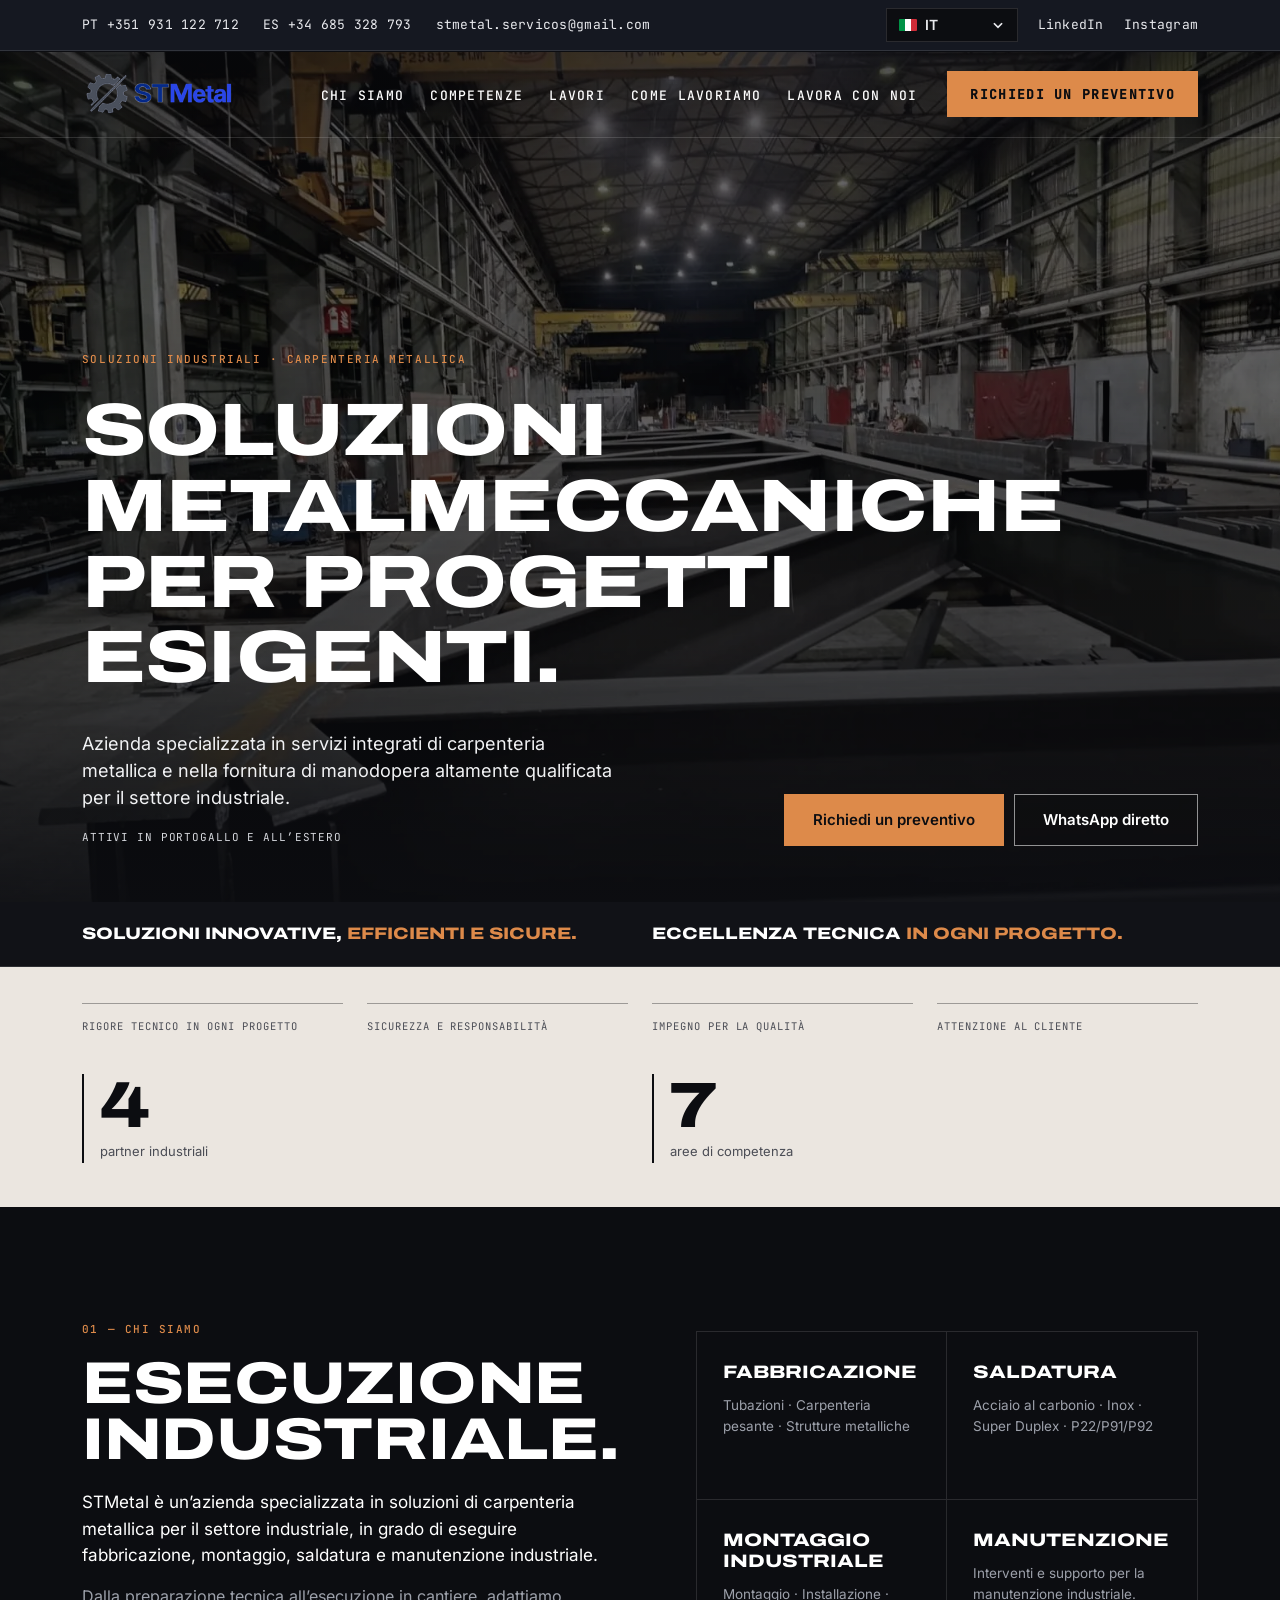
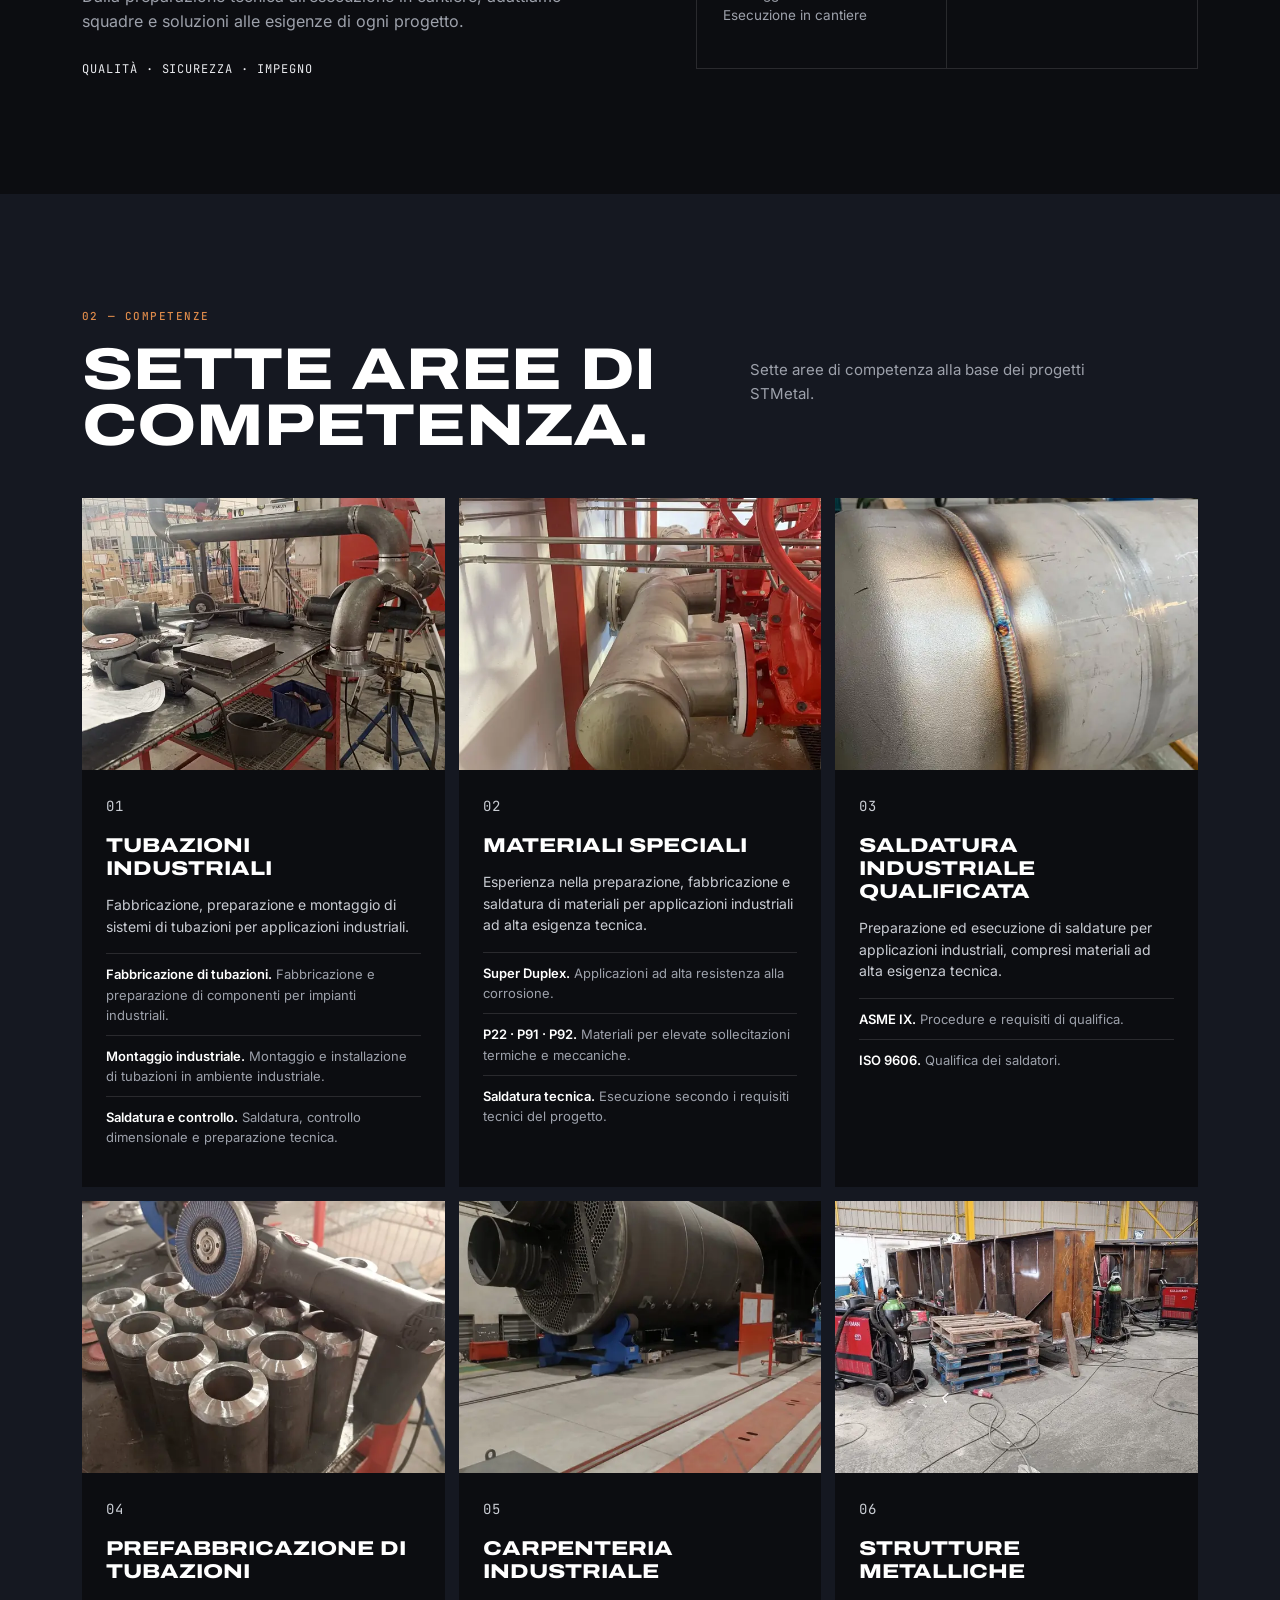
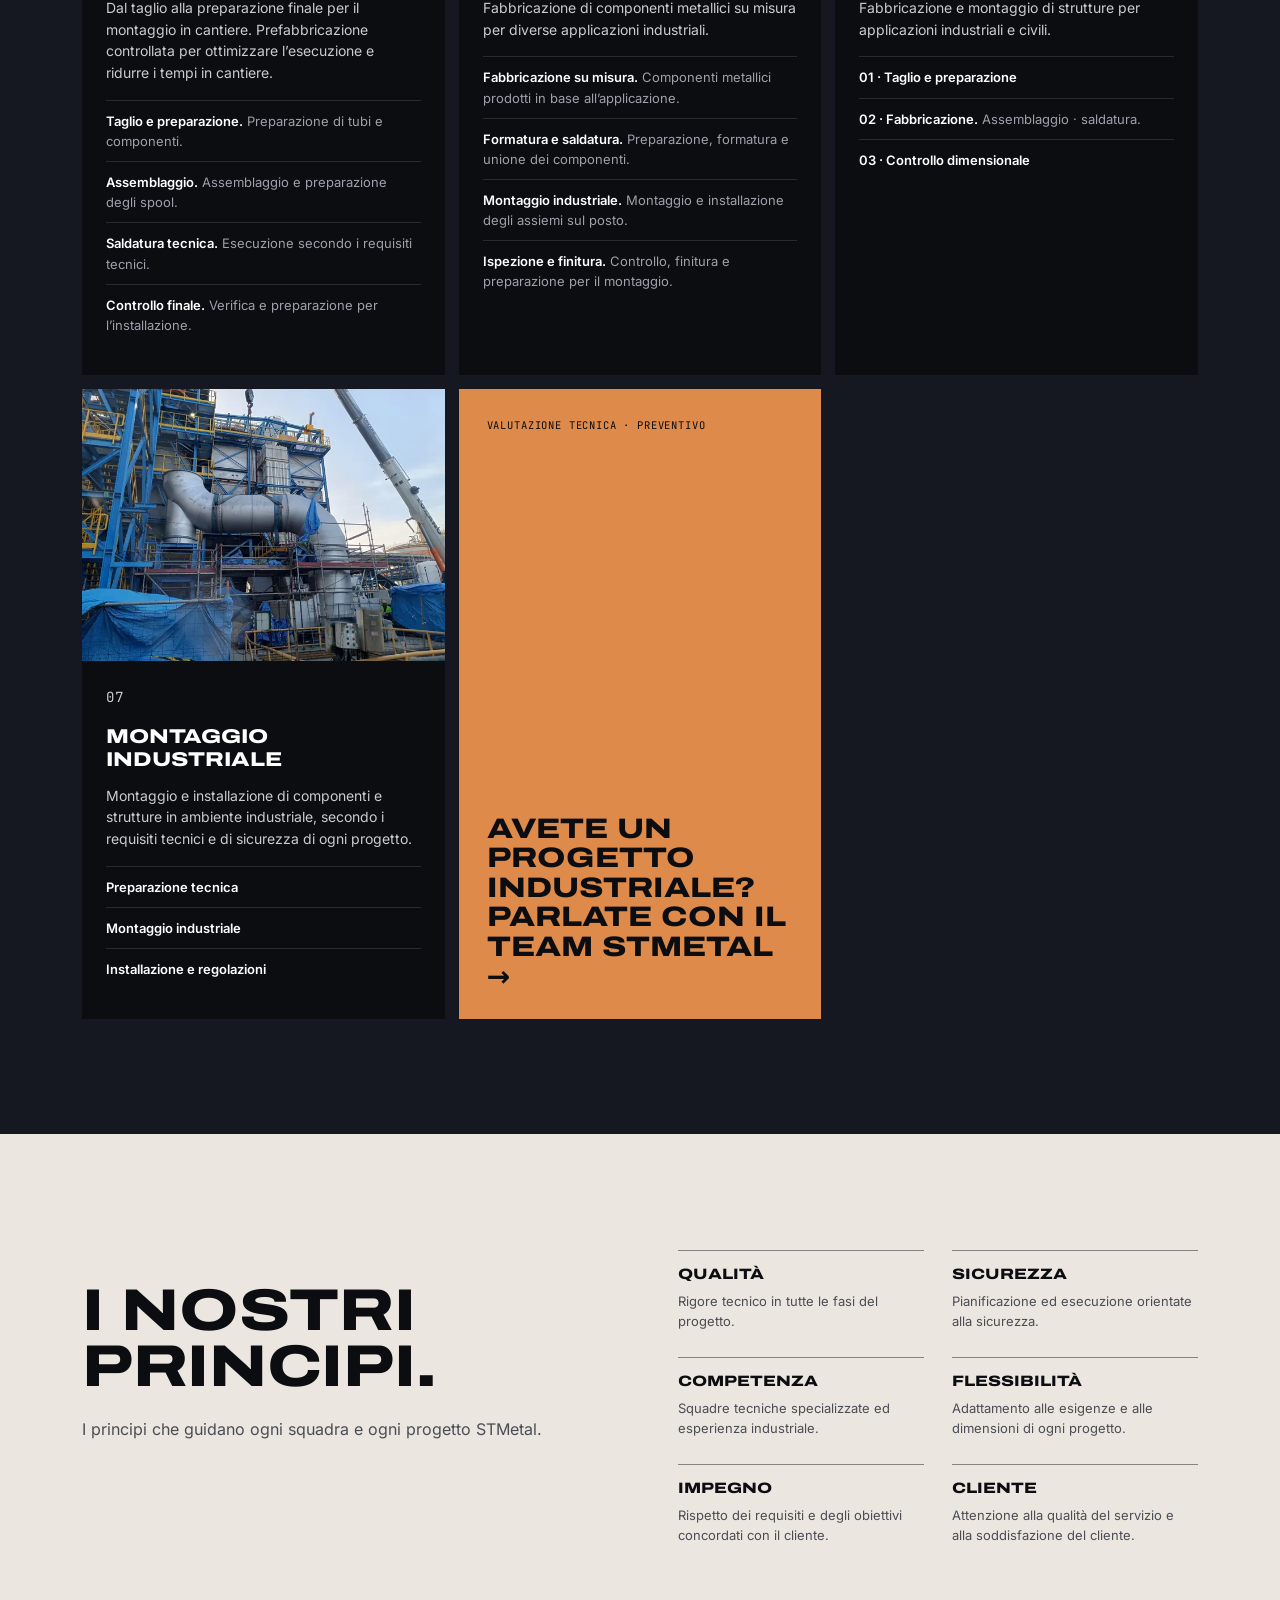
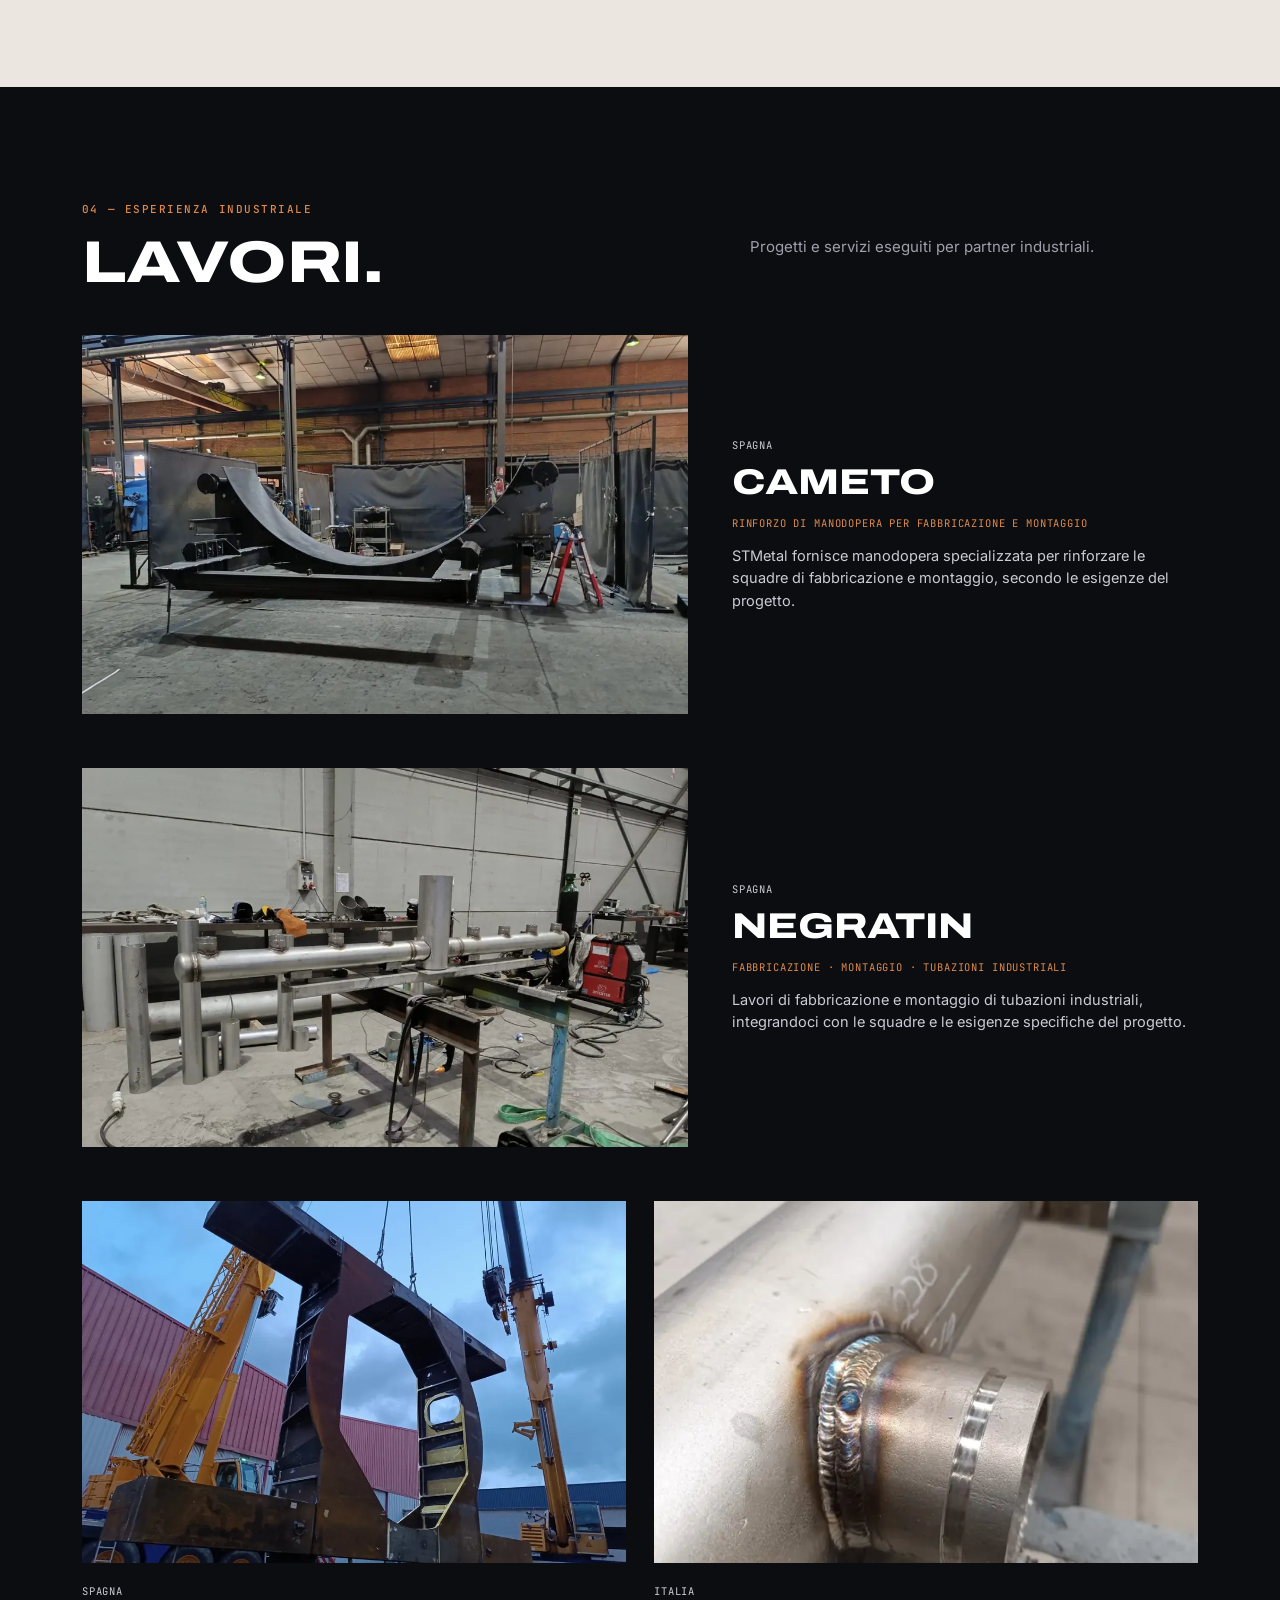
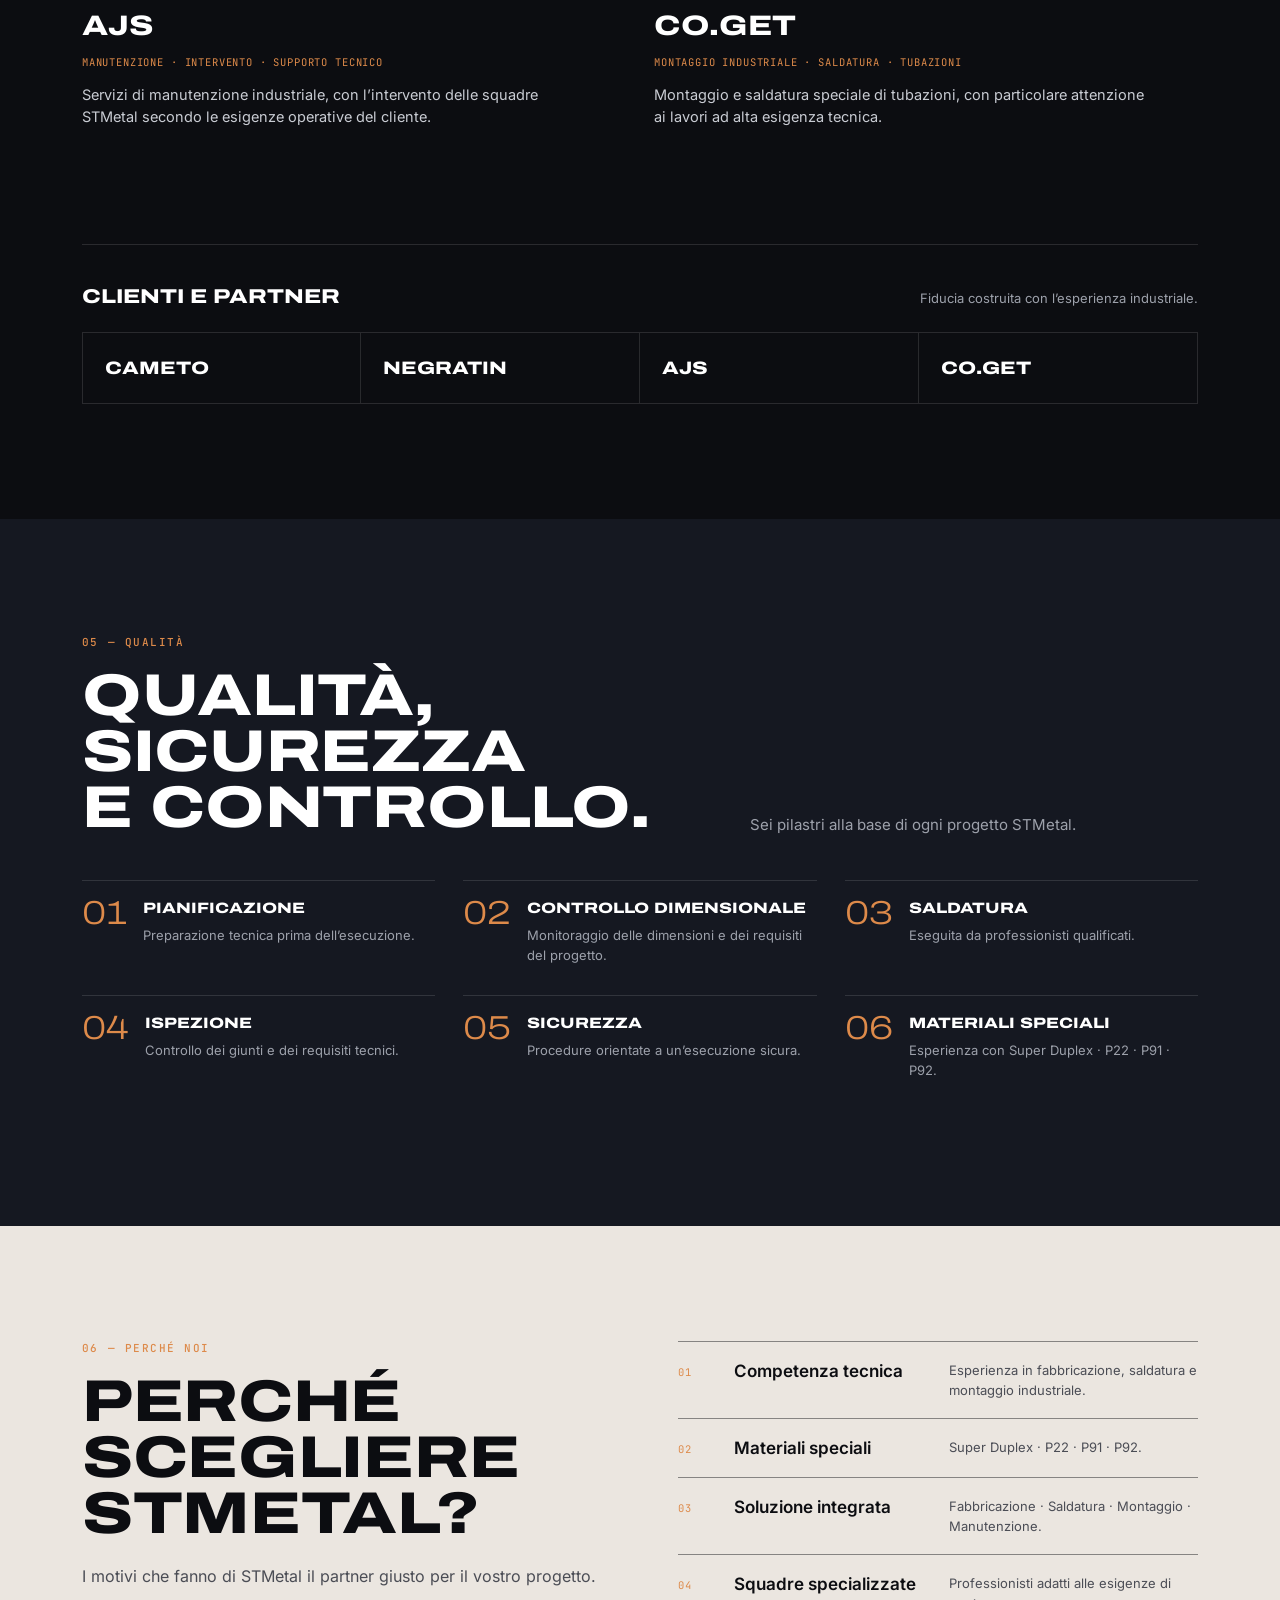
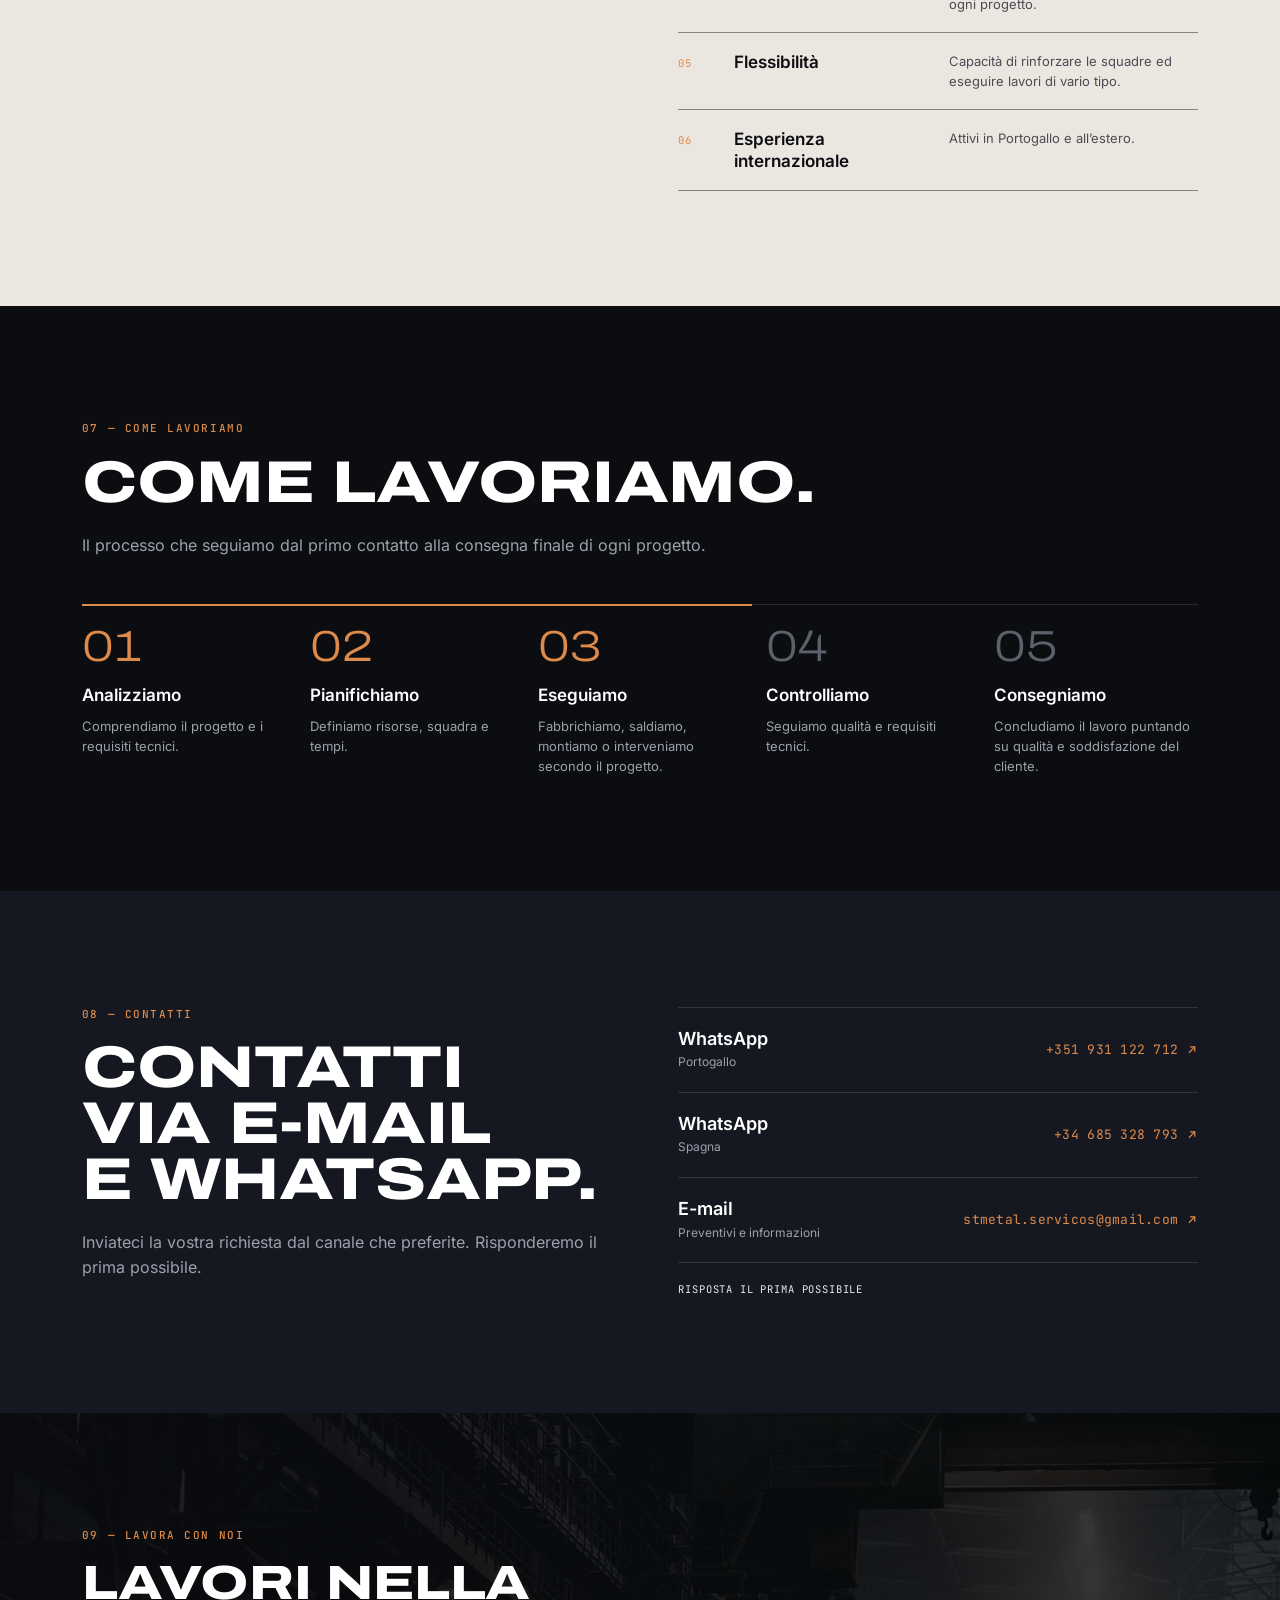
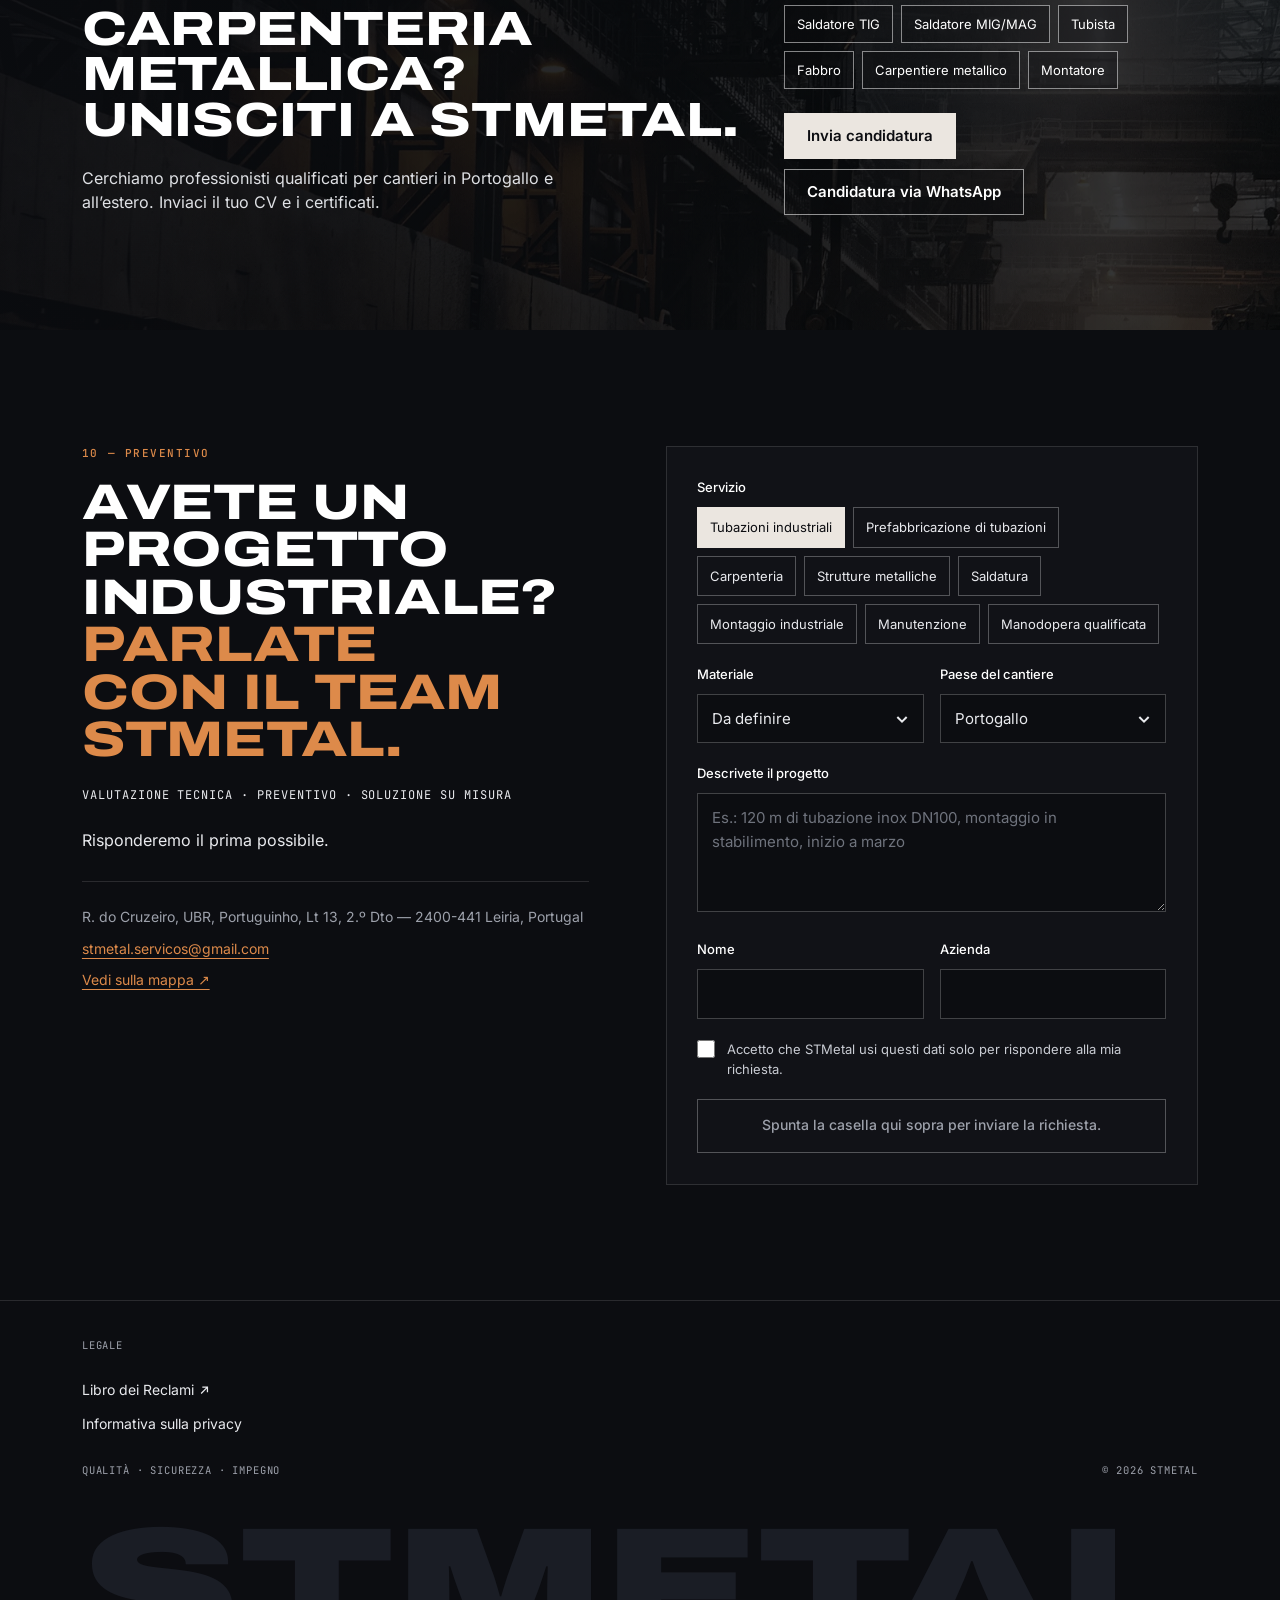
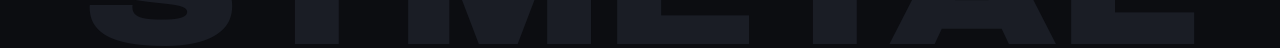
<file: it/index.html>
<!doctype html>
<html lang="it">
<head>
<meta charset="utf-8">
<meta name="viewport" content="width=device-width, initial-scale=1">
<title>STMetal: soluzioni di carpenteria metallica per progetti esigenti</title>
<meta name="description" content="Servizi integrati di carpenteria metallica e fornitura di manodopera qualificata per l’industria: tubazioni, carpenteria pesante, strutture metalliche, saldatura, montaggio e manutenzione.">
<meta name="theme-color" content="#0c0d11">
<meta property="og:type" content="website">
<meta property="og:title" content="STMetal: soluzioni di carpenteria metallica per progetti esigenti">
<meta property="og:description" content="Servizi integrati di carpenteria metallica e fornitura di manodopera qualificata per l’industria: tubazioni, carpenteria pesante, strutture metalliche, saldatura, montaggio e manutenzione.">
<meta property="og:image" content="../share.jpg">
<meta property="og:locale" content="it_IT">
<link rel="icon" href="../assets/img/gear.png">
<link rel="stylesheet" href="../assets/fonts-v6.css">
<link rel="stylesheet" href="../assets/v6.css">
<script type="application/ld+json">{"@context": "https://schema.org", "@type": "LocalBusiness", "name": "STMetal", "email": "stmetal.servicos@gmail.com", "telephone": "+351 931 122 712", "address": {"@type": "PostalAddress", "streetAddress": "R. do Cruzeiro, UBR, Portuguinho, Lt 13, 2.º Dto", "postalCode": "2400-441", "addressLocality": "Leiria", "addressCountry": "PT"}, "areaServed": ["PT", "ES", "IT"], "sameAs": ["https://www.linkedin.com/in/stmetal-solucoes-industriais/", "https://www.instagram.com/stmetal.servicos/"]}</script>
<script>document.documentElement.classList.add('js')</script>
</head>
<body>
<a class="skip" href="#conteudo">Vai al contenuto</a>
<div class="topbar">
  <div class="wrap topbar__in">
    <p class="topbar__contacts mono">
      <a href="tel:+351931122712"><span>PT</span> +351 931 122 712</a>
      <a href="tel:+34685328793"><span>ES</span> +34 685 328 793</a>
      <a class="topbar__mail" href="mailto:stmetal.servicos@gmail.com">stmetal.servicos@gmail.com</a>
    </p>
    <div class="topbar__right">
      <details class="lang"><summary aria-label="Traduci il sito: Italiano"><svg viewBox="0 0 30 20" class="flag" aria-hidden="true"><rect width="10" height="20" fill="#009246"/><rect x="10" width="10" height="20" fill="#fff"/><rect x="20" width="10" height="20" fill="#ce2b37"/></svg><b>IT</b><svg class="ic ic--chev" viewBox="0 0 12 12" aria-hidden="true"><path d="M2.5 4.5 6 8l3.5-3.5" fill="none" stroke="currentColor" stroke-width="1.5"/></svg></summary><ul class="lang__list"><li><a href="../index.html" lang="pt-PT" hreflang="pt-PT"><svg viewBox="0 0 30 20" class="flag" aria-hidden="true"><rect width="12" height="20" fill="#046a38"/><rect x="12" width="18" height="20" fill="#da291c"/><circle cx="12" cy="10" r="3.6" fill="#ffe900"/></svg><b>PT</b> Português</a></li><li><a href="../en/index.html" lang="en" hreflang="en"><svg viewBox="0 0 30 20" class="flag" aria-hidden="true"><rect width="30" height="20" fill="#012169"/><path d="M0 0l30 20M30 0L0 20" stroke="#fff" stroke-width="4"/><path d="M0 0l30 20M30 0L0 20" stroke="#c8102e" stroke-width="1.6"/><path d="M15 0v20M0 10h30" stroke="#fff" stroke-width="6"/><path d="M15 0v20M0 10h30" stroke="#c8102e" stroke-width="3.4"/></svg><b>EN</b> English</a></li><li><a href="../es/index.html" lang="es" hreflang="es"><svg viewBox="0 0 30 20" class="flag" aria-hidden="true"><rect width="30" height="20" fill="#aa151b"/><rect y="5" width="30" height="10" fill="#f1bf00"/></svg><b>ES</b> Español</a></li><li><a href="../it/index.html" lang="it" hreflang="it" aria-current="true"><svg viewBox="0 0 30 20" class="flag" aria-hidden="true"><rect width="10" height="20" fill="#009246"/><rect x="10" width="10" height="20" fill="#fff"/><rect x="20" width="10" height="20" fill="#ce2b37"/></svg><b>IT</b> Italiano</a></li></ul></details>
      <a class="mono" href="https://www.linkedin.com/in/stmetal-solucoes-industriais/" target="_blank" rel="noopener">LinkedIn</a>
      <a class="mono" href="https://www.instagram.com/stmetal.servicos/" target="_blank" rel="noopener">Instagram</a>
    </div>
  </div>
</div>
<header class="hdr" data-hdr>
  <div class="wrap hdr__in">
    <a class="logo" href="../it/index.html" aria-label="STMetal"><img src="../assets/img/logo-stmetal-240.png" width="240" height="74" alt="STMetal"></a>
    <nav class="nav" id="nav" aria-label="Menu">
      <ul><li><a href="#quem-somos">Chi siamo</a></li><li><a href="#competencias">Competenze</a></li><li><a href="#obras">Lavori</a></li><li><a href="#como-trabalhamos">Come lavoriamo</a></li><li><a href="#recrutamento">Lavora con noi</a></li></ul>
      <a class="btn btn--orange nav__cta" href="#orcamento">Richiedi un preventivo</a>
    </nav>
    <button class="burger" type="button" aria-expanded="false" aria-controls="nav" data-open="Menu" data-close="Chiudi"><span></span><span></span><b class="sr">Menu</b></button>
  </div>
</header>
<main id="conteudo">

  <section class="hero" aria-labelledby="hero-h">
    <div class="hero__bg" data-parallax><img src="../assets/img/estruturas-1024.webp" srcset="../assets/img/estruturas-640.webp 640w, ../assets/img/estruturas-1024.webp 1024w, ../assets/img/estruturas-1600.webp 1600w" sizes="100vw" width="1600" height="1200" alt="Capannone industriale con strutture metalliche in fabbricazione" fetchpriority="high" decoding="async"></div>
    <div class="wrap hero__in">
      <p class="eyebrow hero__eyebrow">Soluzioni industriali · Carpenteria metallica</p>
      <h1 id="hero-h" class="hero__h"><span class="w"><span style="--i:0">Soluzioni</span></span> <span class="w"><span style="--i:1">metal­meccaniche</span></span> <span class="w"><span style="--i:2">per</span></span> <span class="w"><span style="--i:3">progetti</span></span> <span class="w"><span style="--i:4">esigenti.</span></span></h1>
      <div class="hero__foot">
        <div>
          <p class="hero__p">Azienda specializzata in servizi integrati di carpenteria metallica e nella fornitura di manodopera altamente qualificata per il settore industriale.</p>
          <p class="mono hero__note">Attivi in Portogallo e all’estero</p>
        </div>
        <p class="hero__btns"><a class="btn btn--orange btn--lg" href="#orcamento">Richiedi un preventivo</a><a class="btn btn--ghost btn--lg" href="https://wa.me/351931122712" target="_blank" rel="noopener">WhatsApp diretto</a></p>
      </div>
    </div>
  </section>

  <div class="strip"><div class="wrap strip__in"><p>Soluzioni innovative, <em>efficienti e sicure.</em></p><p>Eccellenza tecnica <em>in ogni progetto.</em></p></div></div>

  <section class="values sec--cream" aria-label="Qualità · Sicurezza · Impegno">
    <div class="wrap">
      <ul class="values__list mono"><li data-r>Rigore tecnico in ogni progetto</li><li data-r>Sicurezza e responsabilità</li><li data-r>Impegno per la qualità</li><li data-r>Attenzione al cliente</li></ul>
      <ul class="stats"><li data-r><b data-count="4">4</b><span>partner industriali</span></li><li data-r><b data-count="7">7</b><span>aree di competenza</span></li></ul>
    </div>
  </section>

  <section class="sec about" id="quem-somos">
    <div class="wrap split">
      <div>
        <p class="eyebrow" data-r>01 — Chi siamo</p>
        <h2 class="h2" data-r>Esecuzione industriale.</h2>
        <p class="lead" data-r>STMetal è un’azienda specializzata in soluzioni di carpenteria metallica per il settore industriale, in grado di eseguire fabbricazione, montaggio, saldatura e manutenzione industriale.</p>
        <p class="muted" data-r>Dalla preparazione tecnica all’esecuzione in cantiere, adattiamo squadre e soluzioni alle esigenze di ogni progetto.</p>
        <p class="mono tag" data-r>Qualità · Sicurezza · Impegno</p>
      </div>
      <ul class="boxes"><li data-r><h3>Fabbricazione</h3><p>Tubazioni · Carpenteria pesante · Strutture metalliche</p></li><li data-r><h3>Saldatura</h3><p>Acciaio al carbonio · Inox · Super Duplex · P22/P91/P92</p></li><li data-r><h3>Montaggio industriale</h3><p>Montaggio · Installazione · Esecuzione in cantiere</p></li><li data-r><h3>Manutenzione</h3><p>Interventi e supporto per la manutenzione industriale.</p></li></ul>
    </div>
  </section>

  <section class="sec sec--navy skills" id="competencias">
    <div class="wrap">
      <div class="sec__head">
        <div><p class="eyebrow" data-r>02 — Competenze</p><h2 class="h2" data-r>Sette aree di competenza.</h2></div>
        <p class="muted" data-r>Sette aree di competenza alla base dei progetti STMetal.</p>
      </div>
      <ul class="cards"><li class="card" data-r>
        <figure class="card__img"><img src="../assets/img/executar-1024.webp" srcset="../assets/img/executar-640.webp 640w, ../assets/img/executar-1024.webp 1024w, ../assets/img/executar-1200.webp 1200w" sizes="(min-width: 1000px) 400px, (min-width: 640px) 50vw, 100vw" width="1200" height="1600" alt="Tubazione in acciaio montata su un banco d’officina" loading="lazy" decoding="async"></figure>
        <div class="card__body"><p class="card__n mono">01</p><h3>Tubazioni industriali</h3><p>Fabbricazione, preparazione e montaggio di sistemi di tubazioni per applicazioni industriali.</p><ul><li><b>Fabbricazione di tubazioni.</b> Fabbricazione e preparazione di componenti per impianti industriali.</li><li><b>Montaggio industriale.</b> Montaggio e installazione di tubazioni in ambiente industriale.</li><li><b>Saldatura e controllo.</b> Saldatura, controllo dimensionale e preparazione tecnica.</li></ul></div>
      </li><li class="card" data-r>
        <figure class="card__img"><img src="../assets/img/qualidade-960.webp" srcset="../assets/img/qualidade-640.webp 640w, ../assets/img/qualidade-960.webp 960w" sizes="(min-width: 1000px) 400px, (min-width: 640px) 50vw, 100vw" width="960" height="1280" alt="Collettore in acciaio inox accanto a una struttura rossa" loading="lazy" decoding="async"></figure>
        <div class="card__body"><p class="card__n mono">02</p><h3>Materiali speciali</h3><p>Esperienza nella preparazione, fabbricazione e saldatura di materiali per applicazioni industriali ad alta esigenza tecnica.</p><ul><li><b>Super Duplex.</b> Applicazioni ad alta resistenza alla corrosione.</li><li><b>P22 · P91 · P92.</b> Materiali per elevate sollecitazioni termiche e meccaniche.</li><li><b>Saldatura tecnica.</b> Esecuzione secondo i requisiti tecnici del progetto.</li></ul></div>
      </li><li class="card" data-r>
        <figure class="card__img"><img src="../assets/img/solda-circular-960.webp" srcset="../assets/img/solda-circular-640.webp 640w, ../assets/img/solda-circular-960.webp 960w" sizes="(min-width: 1000px) 400px, (min-width: 640px) 50vw, 100vw" width="960" height="1280" alt="Saldatura circonferenziale su un tubo inox" loading="lazy" decoding="async"></figure>
        <div class="card__body"><p class="card__n mono">03</p><h3>Saldatura industriale qualificata</h3><p>Preparazione ed esecuzione di saldature per applicazioni industriali, compresi materiali ad alta esigenza tecnica.</p><ul><li><b>ASME IX.</b> Procedure e requisiti di qualifica.</li><li><b>ISO 9606.</b> Qualifica dei saldatori.</li></ul></div>
      </li><li class="card" data-r>
        <figure class="card__img"><img src="../assets/img/prefabrico-1024.webp" srcset="../assets/img/prefabrico-640.webp 640w, ../assets/img/prefabrico-1024.webp 1024w, ../assets/img/prefabrico-1200.webp 1200w" sizes="(min-width: 1000px) 400px, (min-width: 640px) 50vw, 100vw" width="1200" height="1600" alt="Tronchi di tubo tagliati e smussati, pronti per la saldatura" loading="lazy" decoding="async"></figure>
        <div class="card__body"><p class="card__n mono">04</p><h3>Prefabbricazione di tubazioni</h3><p>Dal taglio alla preparazione finale per il montaggio in cantiere. Prefabbricazione controllata per ottimizzare l’esecuzione e ridurre i tempi in cantiere.</p><ul><li><b>Taglio e preparazione.</b> Preparazione di tubi e componenti.</li><li><b>Assemblaggio.</b> Assemblaggio e preparazione degli spool.</li><li><b>Saldatura tecnica.</b> Esecuzione secondo i requisiti tecnici.</li><li><b>Controllo finale.</b> Verifica e preparazione per l’installazione.</li></ul></div>
      </li><li class="card" data-r>
        <figure class="card__img"><img src="../assets/img/obra-vaso-1024.webp" srcset="../assets/img/obra-vaso-640.webp 640w, ../assets/img/obra-vaso-1024.webp 1024w, ../assets/img/obra-vaso-1200.webp 1200w" sizes="(min-width: 1000px) 400px, (min-width: 640px) 50vw, 100vw" width="1200" height="1600" alt="Recipiente di grande diametro in fabbricazione in officina" loading="lazy" decoding="async"></figure>
        <div class="card__body"><p class="card__n mono">05</p><h3>Carpenteria industriale</h3><p>Fabbricazione di componenti metallici su misura per diverse applicazioni industriali.</p><ul><li><b>Fabbricazione su misura.</b> Componenti metallici prodotti in base all’applicazione.</li><li><b>Formatura e saldatura.</b> Preparazione, formatura e unione dei componenti.</li><li><b>Montaggio industriale.</b> Montaggio e installazione degli assiemi sul posto.</li><li><b>Ispezione e finitura.</b> Controllo, finitura e preparazione per il montaggio.</li></ul></div>
      </li><li class="card" data-r>
        <figure class="card__img"><img src="../assets/img/manutencao-1024.webp" srcset="../assets/img/manutencao-640.webp 640w, ../assets/img/manutencao-1024.webp 1024w, ../assets/img/manutencao-1200.webp 1200w" sizes="(min-width: 1000px) 400px, (min-width: 640px) 50vw, 100vw" width="1200" height="1600" alt="Squadre che saldano strutture metalliche in officina" loading="lazy" decoding="async"></figure>
        <div class="card__body"><p class="card__n mono">06</p><h3>Strutture metalliche</h3><p>Fabbricazione e montaggio di strutture per applicazioni industriali e civili.</p><ul><li><b>01 · Taglio e preparazione</b></li><li><b>02 · Fabbricazione.</b> Assemblaggio · saldatura.</li><li><b>03 · Controllo dimensionale</b></li></ul></div>
      </li><li class="card" data-r>
        <figure class="card__img"><img src="../assets/img/montagem-1024.webp" srcset="../assets/img/montagem-640.webp 640w, ../assets/img/montagem-1024.webp 1024w, ../assets/img/montagem-1600.webp 1600w" sizes="(min-width: 1000px) 400px, (min-width: 640px) 50vw, 100vw" width="1600" height="1200" alt="Tubazione di grande diametro montata in una centrale industriale" loading="lazy" decoding="async"></figure>
        <div class="card__body"><p class="card__n mono">07</p><h3>Montaggio industriale</h3><p>Montaggio e installazione di componenti e strutture in ambiente industriale, secondo i requisiti tecnici e di sicurezza di ogni progetto.</p><ul><li><b>Preparazione tecnica</b></li><li><b>Montaggio industriale</b></li><li><b>Installazione e regolazioni</b></li></ul></div>
      </li><li class="card card--cta" data-r><a href="#orcamento"><span class="mono">Valutazione tecnica · Preventivo</span><b>Avete un progetto industriale? Parlate con il team STMetal <i aria-hidden="true">→</i></b></a></li></ul>
    </div>
  </section>

  <section class="sec sec--cream prin">
    <div class="wrap split">
      <div><p class="eyebrow" data-r>03 — I nostri principi</p><h2 class="h2" data-r>I nostri principi.</h2><p class="muted" data-r>I principi che guidano ogni squadra e ogni progetto STMetal.</p></div>
      <ul class="grid2"><li data-r><h3>Qualità</h3><p>Rigore tecnico in tutte le fasi del progetto.</p></li><li data-r><h3>Sicurezza</h3><p>Pianificazione ed esecuzione orientate alla sicurezza.</p></li><li data-r><h3>Competenza</h3><p>Squadre tecniche specializzate ed esperienza industriale.</p></li><li data-r><h3>Flessibilità</h3><p>Adattamento alle esigenze e alle dimensioni di ogni progetto.</p></li><li data-r><h3>Impegno</h3><p>Rispetto dei requisiti e degli obiettivi concordati con il cliente.</p></li><li data-r><h3>Cliente</h3><p>Attenzione alla qualità del servizio e alla soddisfazione del cliente.</p></li></ul>
    </div>
  </section>

  <section class="sec work" id="obras">
    <div class="wrap">
      <div class="sec__head">
        <div><p class="eyebrow" data-r>04 — Esperienza industriale</p><h2 class="h2" data-r>Lavori.</h2></div>
        <p class="muted" data-r>Progetti e servizi eseguiti per partner industriali.</p>
      </div>
      <div class="obras"><article class="obra obra--wide" data-r>
        <figure class="obra__img"><img src="../assets/img/planear-1024.webp" srcset="../assets/img/planear-640.webp 640w, ../assets/img/planear-1024.webp 1024w, ../assets/img/planear-1600.webp 1600w" sizes="(min-width: 1000px) 760px, 100vw" width="1600" height="1200" alt="Struttura in acciaio curva in fabbricazione in un capannone" loading="lazy" decoding="async"></figure>
        <div class="obra__txt"><p class="mono obra__country">Spagna</p><h3>Cameto</h3><p class="mono obra__tags">Rinforzo di manodopera per fabbricazione e montaggio</p><p>STMetal fornisce manodopera specializzata per rinforzare le squadre di fabbricazione e montaggio, secondo le esigenze del progetto.</p></div>
      </article><article class="obra obra--wide wide--rev" data-r>
        <figure class="obra__img"><img src="../assets/img/tubagem-1024.webp" srcset="../assets/img/tubagem-640.webp 640w, ../assets/img/tubagem-1024.webp 1024w, ../assets/img/tubagem-1600.webp 1600w" sizes="(min-width: 1000px) 760px, 100vw" width="1600" height="1200" alt="Linea di tubazioni in fabbricazione in un capannone" loading="lazy" decoding="async"></figure>
        <div class="obra__txt"><p class="mono obra__country">Spagna</p><h3>Negratin</h3><p class="mono obra__tags">Fabbricazione · Montaggio · Tubazioni industriali</p><p>Lavori di fabbricazione e montaggio di tubazioni industriali, integrandoci con le squadre e le esigenze specifiche del progetto.</p></div>
      </article><article class="obra obra--half" data-r>
        <figure class="obra__img"><img src="../assets/img/hero-1600.webp" srcset="../assets/img/hero-1024.webp 1024w, ../assets/img/hero-1600.webp 1600w" sizes="(min-width: 1000px) 620px, 100vw" width="1600" height="1200" alt="Portale in acciaio sollevato da gru" loading="lazy" decoding="async"></figure>
        <div class="obra__txt"><p class="mono obra__country">Spagna</p><h3>AJS</h3><p class="mono obra__tags">Manutenzione · Intervento · Supporto tecnico</p><p>Servizi di manutenzione industriale, con l’intervento delle squadre STMetal secondo le esigenze operative del cliente.</p></div>
      </article><article class="obra obra--half" data-r>
        <figure class="obra__img"><img src="../assets/img/solda-inox-1024.webp" srcset="../assets/img/solda-inox-640.webp 640w, ../assets/img/solda-inox-1024.webp 1024w, ../assets/img/solda-inox-1530.webp 1530w" sizes="(min-width: 1000px) 620px, 100vw" width="1530" height="2040" alt="Saldatura su una derivazione di tubazione inox" loading="lazy" decoding="async"></figure>
        <div class="obra__txt"><p class="mono obra__country">Italia</p><h3>Co.Get</h3><p class="mono obra__tags">Montaggio industriale · Saldatura · Tubazioni</p><p>Montaggio e saldatura speciale di tubazioni, con particolare attenzione ai lavori ad alta esigenza tecnica.</p></div>
      </article></div>
      <div class="clients">
        <div class="clients__head"><h3 data-r>Clienti e partner</h3><p class="muted" data-r>Fiducia costruita con l’esperienza industriale.</p></div>
        <ul class="clients__list"><li data-r>CAMETO</li><li data-r>NEGRATIN</li><li data-r>AJS</li><li data-r>CO.GET</li></ul>
      </div>
    </div>
  </section>

  <section class="sec sec--navy quality">
    <div class="wrap">
      <div class="sec__head sec__head--end">
        <div><p class="eyebrow" data-r>05 — Qualità</p><h2 class="h2" data-r>Qualità, sicurezza e controllo.</h2></div>
        <p class="muted" data-r>Sei pilastri alla base di ogni progetto STMetal.</p>
      </div>
      <ul class="pillars"><li data-r><span class="num">01</span><div><h3>Pianificazione</h3><p>Preparazione tecnica prima dell’esecuzione.</p></div></li><li data-r><span class="num">02</span><div><h3>Controllo dimensionale</h3><p>Monitoraggio delle dimensioni e dei requisiti del progetto.</p></div></li><li data-r><span class="num">03</span><div><h3>Saldatura</h3><p>Eseguita da professionisti qualificati.</p></div></li><li data-r><span class="num">04</span><div><h3>Ispezione</h3><p>Controllo dei giunti e dei requisiti tecnici.</p></div></li><li data-r><span class="num">05</span><div><h3>Sicurezza</h3><p>Procedure orientate a un’esecuzione sicura.</p></div></li><li data-r><span class="num">06</span><div><h3>Materiali speciali</h3><p>Esperienza con Super Duplex · P22 · P91 · P92.</p></div></li></ul>
    </div>
  </section>

  <section class="sec sec--cream why">
    <div class="wrap split">
      <div><p class="eyebrow" data-r>06 — Perché noi</p><h2 class="h2" data-r>Perché scegliere STMetal?</h2><p class="muted" data-r>I motivi che fanno di STMetal il partner giusto per il vostro progetto.</p></div>
      <ol class="why__list"><li data-r><span class="mono">01</span><h3>Competenza tecnica</h3><p>Esperienza in fabbricazione, saldatura e montaggio industriale.</p></li><li data-r><span class="mono">02</span><h3>Materiali speciali</h3><p>Super Duplex · P22 · P91 · P92.</p></li><li data-r><span class="mono">03</span><h3>Soluzione integrata</h3><p>Fabbricazione · Saldatura · Montaggio · Manutenzione.</p></li><li data-r><span class="mono">04</span><h3>Squadre specializzate</h3><p>Professionisti adatti alle esigenze di ogni progetto.</p></li><li data-r><span class="mono">05</span><h3>Flessibilità</h3><p>Capacità di rinforzare le squadre ed eseguire lavori di vario tipo.</p></li><li data-r><span class="mono">06</span><h3>Esperienza internazionale</h3><p>Attivi in Portogallo e all’estero.</p></li></ol>
    </div>
  </section>

  <section class="sec how" id="como-trabalhamos">
    <div class="wrap">
      <p class="eyebrow" data-r>07 — Come lavoriamo</p>
      <h2 class="h2" data-r>Come lavoriamo.</h2>
      <p class="muted" data-r>Il processo che seguiamo dal primo contatto alla consegna finale di ogni progetto.</p>
      <ol class="steps" data-steps><i class="steps__bar" aria-hidden="true"></i><li data-step><span class="num">01</span><h3>Analizziamo</h3><p>Comprendiamo il progetto e i requisiti tecnici.</p></li><li data-step><span class="num">02</span><h3>Pianifichiamo</h3><p>Definiamo risorse, squadra e tempi.</p></li><li data-step><span class="num">03</span><h3>Eseguiamo</h3><p>Fabbrichiamo, saldiamo, montiamo o interveniamo secondo il progetto.</p></li><li data-step><span class="num">04</span><h3>Controlliamo</h3><p>Seguiamo qualità e requisiti tecnici.</p></li><li data-step><span class="num">05</span><h3>Consegniamo</h3><p>Concludiamo il lavoro puntando su qualità e soddisfazione del cliente.</p></li></ol>
    </div>
  </section>

  <section class="sec sec--navy contact" id="contactos">
    <div class="wrap split">
      <div><p class="eyebrow" data-r>08 — Contatti</p><h2 class="h2" data-r>Contatti via e-mail e WhatsApp.</h2><p class="muted" data-r>Inviateci la vostra richiesta dal canale che preferite. Risponderemo il prima possibile.</p></div>
      <div>
        <ul class="rows">
          <li data-r><div><h3>WhatsApp</h3><p>Portogallo</p></div><a class="mono" href="https://wa.me/351931122712" target="_blank" rel="noopener">+351 931 122 712 <svg class="ic ic--ne" viewBox="0 0 16 16" aria-hidden="true"><path d="M4 12 12 4M5.5 4H12v6.5" fill="none" stroke="currentColor" stroke-width="1.6"/></svg></a></li>
          <li data-r><div><h3>WhatsApp</h3><p>Spagna</p></div><a class="mono" href="https://wa.me/34685328793" target="_blank" rel="noopener">+34 685 328 793 <svg class="ic ic--ne" viewBox="0 0 16 16" aria-hidden="true"><path d="M4 12 12 4M5.5 4H12v6.5" fill="none" stroke="currentColor" stroke-width="1.6"/></svg></a></li>
          <li data-r><div><h3>E-mail</h3><p>Preventivi e informazioni</p></div><a class="mono" href="mailto:stmetal.servicos@gmail.com">stmetal.servicos@gmail.com <svg class="ic ic--ne" viewBox="0 0 16 16" aria-hidden="true"><path d="M4 12 12 4M5.5 4H12v6.5" fill="none" stroke="currentColor" stroke-width="1.6"/></svg></a></li>
        </ul>
        <p class="mono rows__note" data-r>Risposta il prima possibile</p>
      </div>
    </div>
  </section>

  <section class="jobs" id="recrutamento">
    <div class="jobs__bg" data-parallax="strong"><img src="../assets/img/stock-hall-1024.webp" srcset="../assets/img/stock-hall-640.webp 640w, ../assets/img/stock-hall-1024.webp 1024w, ../assets/img/stock-hall-1600.webp 1600w" sizes="100vw" width="1600" height="1063" alt="" loading="lazy" decoding="async"></div>
    <div class="wrap jobs__in">
      <div><p class="eyebrow" data-r>09 — Lavora con noi</p><h2 class="h2" data-r>Lavori nella carpenteria metallica? Unisciti a STMetal.</h2><p data-r>Cerchiamo professionisti qualificati per cantieri in Portogallo e all’estero. Inviaci il tuo CV e i certificati.</p></div>
      <div class="jobs__side" data-r>
        <ul class="roles"><li>Saldatore TIG</li><li>Saldatore MIG/MAG</li><li>Tubista</li><li>Fabbro</li><li>Carpentiere metallico</li><li>Montatore</li></ul>
        <p class="jobs__btns"><a class="btn btn--cream" href="mailto:stmetal.servicos@gmail.com?subject=Candidatura%20STMetal&amp;body=Buongiorno%2C%20vorrei%20candidarmi.%20Ruolo%3A%20%0AIn%20allegato%20il%20mio%20CV%20e%20i%20certificati.">Invia candidatura</a><a class="btn btn--ghost" href="https://wa.me/351931122712?text=Buongiorno%2C%20vorrei%20candidarmi%20in%20STMetal." target="_blank" rel="noopener">Candidatura via WhatsApp</a></p>
      </div>
    </div>
  </section>

  <section class="sec quote" id="orcamento">
    <div class="wrap split split--form">
      <div>
        <p class="eyebrow" data-r>10 — Preventivo</p>
        <h2 class="h2 h2--xl" data-r>Avete un progetto industriale? <em>Parlate con il team STMetal.</em></h2>
        <p class="mono tag" data-r>Valutazione tecnica · Preventivo · Soluzione su misura</p>
        <p data-r>Risponderemo il prima possibile.</p>
        <div class="quote__info" data-r>
          <p class="muted">R. do Cruzeiro, UBR, Portuguinho, Lt 13, 2.º Dto — 2400-441 Leiria, Portugal</p>
          <p><a class="link" href="mailto:stmetal.servicos@gmail.com">stmetal.servicos@gmail.com</a></p>
          <p><a class="link" href="https://www.openstreetmap.org/search?query=Rua%20do%20Cruzeiro%20Portuguinho%20Leiria" target="_blank" rel="noopener">Vedi sulla mappa ↗</a></p>
        </div>
      </div>
      <form class="form" data-form data-email="stmetal.servicos@gmail.com" novalidate data-r>
        <fieldset><legend>Servizio</legend><div class="chips"><label class="chip"><input type="checkbox" name="servico" value="Tubazioni industriali" checked><span>Tubazioni industriali</span></label><label class="chip"><input type="checkbox" name="servico" value="Prefabbricazione di tubazioni"><span>Prefabbricazione di tubazioni</span></label><label class="chip"><input type="checkbox" name="servico" value="Carpenteria"><span>Carpenteria</span></label><label class="chip"><input type="checkbox" name="servico" value="Strutture metalliche"><span>Strutture metalliche</span></label><label class="chip"><input type="checkbox" name="servico" value="Saldatura"><span>Saldatura</span></label><label class="chip"><input type="checkbox" name="servico" value="Montaggio industriale"><span>Montaggio industriale</span></label><label class="chip"><input type="checkbox" name="servico" value="Manutenzione"><span>Manutenzione</span></label><label class="chip"><input type="checkbox" name="servico" value="Manodopera qualificata"><span>Manodopera qualificata</span></label></div></fieldset>
        <div class="form__row">
          <label><span>Materiale</span><span class="sel"><select name="material"><option>Da definire</option><option>Acciaio al carbonio</option><option>Inox</option><option>Super Duplex</option><option>P22 · P91 · P92</option><option>Altro</option></select><svg class="ic ic--chev" viewBox="0 0 12 12" aria-hidden="true"><path d="M2.5 4.5 6 8l3.5-3.5" fill="none" stroke="currentColor" stroke-width="1.5"/></svg></span></label>
          <label><span>Paese del cantiere</span><span class="sel"><select name="pais"><option>Portogallo</option><option>Spagna</option><option>Italia</option><option>Altro</option></select><svg class="ic ic--chev" viewBox="0 0 12 12" aria-hidden="true"><path d="M2.5 4.5 6 8l3.5-3.5" fill="none" stroke="currentColor" stroke-width="1.5"/></svg></span></label>
        </div>
        <label><span>Descrivete il progetto</span><textarea name="descricao" rows="4" placeholder="Es.: 120 m di tubazione inox DN100, montaggio in stabilimento, inizio a marzo"></textarea></label>
        <div class="form__row">
          <label><span>Nome</span><input name="nome" autocomplete="name"></label>
          <label><span>Azienda</span><input name="empresa" autocomplete="organization"></label>
        </div>
        <label class="check"><input type="checkbox" name="consent" data-consent><span>Accetto che STMetal usi questi dati solo per rispondere alla mia richiesta.</span></label>
        <button class="btn btn--submit" type="submit" disabled data-submit>Spunta la casella qui sopra per inviare la richiesta.</button>
        <p class="form__msg" role="status" aria-live="polite" data-msg></p>
        <script type="application/json" data-msgs>{"f_locked": "Spunta la casella qui sopra per inviare la richiesta.", "f_send": "Invia richiesta", "f_subject": "Richiesta di preventivo", "f_need": "Indicate il nome e la descrizione del progetto.", "f_done": "Abbiamo aperto il vostro programma di posta con la richiesta scritta. Se non si è aperto, scrivete a stmetal.servicos@gmail.com.", "f_l_service": "Servizio", "f_l_material": "Materiale", "f_l_country": "Paese", "f_l_name": "Nome", "f_l_company": "Azienda"}</script>
      </form>
    </div>
  </section>

</main>
<footer class="ftr">
  <div class="wrap">
    <p class="mono ftr__label">Legale</p>
    <ul class="ftr__links">
      <li><a href="https://www.livroreclamacoes.pt/" target="_blank" rel="noopener">Libro dei Reclami <svg class="ic ic--ne" viewBox="0 0 16 16" aria-hidden="true"><path d="M4 12 12 4M5.5 4H12v6.5" fill="none" stroke="currentColor" stroke-width="1.6"/></svg></a></li>
      <li><a href="../it/privacidade.html">Informativa sulla privacy</a></li>
      
    </ul>
    <div class="ftr__base mono"><span>Qualità · Sicurezza · Impegno</span><span>© 2026 STMETAL</span></div>
    <svg class="ftr__mark" viewBox="0 0 1000 150" aria-hidden="true"><text x="0" y="132" textLength="1000" lengthAdjust="spacingAndGlyphs">STMETAL</text></svg>
  </div>
</footer>
<script src="../assets/v6.js" defer></script>
</body>
</html>
</file>
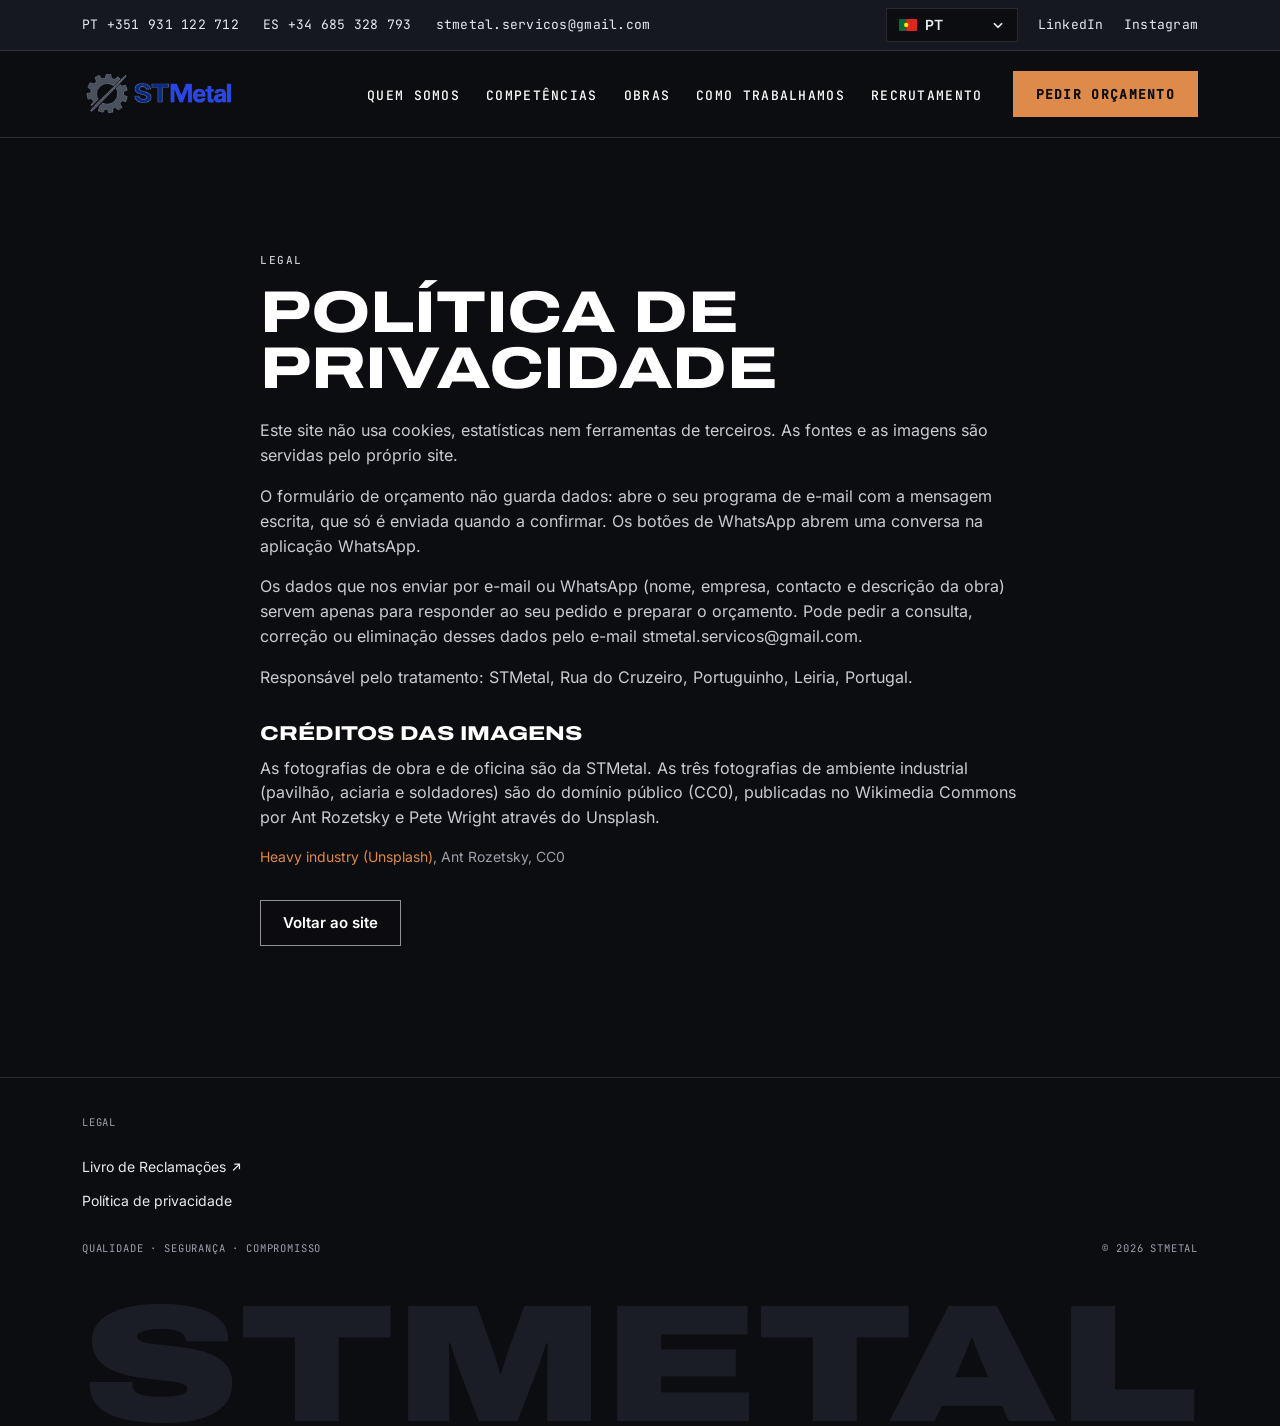
<file: privacidade.html>
<!doctype html>
<html lang="pt-PT">
<head>
<meta charset="utf-8">
<meta name="viewport" content="width=device-width, initial-scale=1">
<title>Política de privacidade da STMetal</title>
<meta name="description" content="Este site não usa cookies, estatísticas nem ferramentas de terceiros. As fontes e as imagens são servidas pelo próprio site.">
<meta name="theme-color" content="#0c0d11">
<meta property="og:type" content="website">
<meta property="og:title" content="Política de privacidade da STMetal">
<meta property="og:description" content="Este site não usa cookies, estatísticas nem ferramentas de terceiros. As fontes e as imagens são servidas pelo próprio site.">
<meta property="og:image" content="share.jpg">
<meta property="og:locale" content="pt_PT">
<link rel="icon" href="assets/img/gear.png">
<link rel="stylesheet" href="assets/fonts-v6.css">
<link rel="stylesheet" href="assets/v6.css">
<meta name="robots" content="noindex">
<script>document.documentElement.classList.add('js')</script>
</head>
<body class="legal">
<a class="skip" href="#conteudo">Saltar para o conteúdo</a>
<div class="topbar">
  <div class="wrap topbar__in">
    <p class="topbar__contacts mono">
      <a href="tel:+351931122712"><span>PT</span> +351 931 122 712</a>
      <a href="tel:+34685328793"><span>ES</span> +34 685 328 793</a>
      <a class="topbar__mail" href="mailto:stmetal.servicos@gmail.com">stmetal.servicos@gmail.com</a>
    </p>
    <div class="topbar__right">
      <details class="lang"><summary aria-label="Traduzir o site: Português"><svg viewBox="0 0 30 20" class="flag" aria-hidden="true"><rect width="12" height="20" fill="#046a38"/><rect x="12" width="18" height="20" fill="#da291c"/><circle cx="12" cy="10" r="3.6" fill="#ffe900"/></svg><b>PT</b><svg class="ic ic--chev" viewBox="0 0 12 12" aria-hidden="true"><path d="M2.5 4.5 6 8l3.5-3.5" fill="none" stroke="currentColor" stroke-width="1.5"/></svg></summary><ul class="lang__list"><li><a href="privacidade.html" lang="pt-PT" hreflang="pt-PT" aria-current="true"><svg viewBox="0 0 30 20" class="flag" aria-hidden="true"><rect width="12" height="20" fill="#046a38"/><rect x="12" width="18" height="20" fill="#da291c"/><circle cx="12" cy="10" r="3.6" fill="#ffe900"/></svg><b>PT</b> Português</a></li><li><a href="en/privacidade.html" lang="en" hreflang="en"><svg viewBox="0 0 30 20" class="flag" aria-hidden="true"><rect width="30" height="20" fill="#012169"/><path d="M0 0l30 20M30 0L0 20" stroke="#fff" stroke-width="4"/><path d="M0 0l30 20M30 0L0 20" stroke="#c8102e" stroke-width="1.6"/><path d="M15 0v20M0 10h30" stroke="#fff" stroke-width="6"/><path d="M15 0v20M0 10h30" stroke="#c8102e" stroke-width="3.4"/></svg><b>EN</b> English</a></li><li><a href="es/privacidade.html" lang="es" hreflang="es"><svg viewBox="0 0 30 20" class="flag" aria-hidden="true"><rect width="30" height="20" fill="#aa151b"/><rect y="5" width="30" height="10" fill="#f1bf00"/></svg><b>ES</b> Español</a></li><li><a href="it/privacidade.html" lang="it" hreflang="it"><svg viewBox="0 0 30 20" class="flag" aria-hidden="true"><rect width="10" height="20" fill="#009246"/><rect x="10" width="10" height="20" fill="#fff"/><rect x="20" width="10" height="20" fill="#ce2b37"/></svg><b>IT</b> Italiano</a></li></ul></details>
      <a class="mono" href="https://www.linkedin.com/in/stmetal-solucoes-industriais/" target="_blank" rel="noopener">LinkedIn</a>
      <a class="mono" href="https://www.instagram.com/stmetal.servicos/" target="_blank" rel="noopener">Instagram</a>
    </div>
  </div>
</div>
<header class="hdr" data-hdr>
  <div class="wrap hdr__in">
    <a class="logo" href="index.html" aria-label="STMetal"><img src="assets/img/logo-stmetal-240.png" width="240" height="74" alt="STMetal"></a>
    <nav class="nav" id="nav" aria-label="Menu">
      <ul><li><a href="index.html#quem-somos">Quem somos</a></li><li><a href="index.html#competencias">Competências</a></li><li><a href="index.html#obras">Obras</a></li><li><a href="index.html#como-trabalhamos">Como trabalhamos</a></li><li><a href="index.html#recrutamento">Recrutamento</a></li></ul>
      <a class="btn btn--orange nav__cta" href="index.html#orcamento">Pedir orçamento</a>
    </nav>
    <button class="burger" type="button" aria-expanded="false" aria-controls="nav" data-open="Menu" data-close="Fechar"><span></span><span></span><b class="sr">Menu</b></button>
  </div>
</header>
<main id="conteudo">
  <section class="sec">
    <div class="wrap measure">
      <p class="eyebrow">Legal</p>
      <h1 class="h2">Política de privacidade</h1>
      <p>Este site não usa cookies, estatísticas nem ferramentas de terceiros. As fontes e as imagens são servidas pelo próprio site.</p><p>O formulário de orçamento não guarda dados: abre o seu programa de e-mail com a mensagem escrita, que só é enviada quando a confirmar. Os botões de WhatsApp abrem uma conversa na aplicação WhatsApp.</p><p>Os dados que nos enviar por e-mail ou WhatsApp (nome, empresa, contacto e descrição da obra) servem apenas para responder ao seu pedido e preparar o orçamento. Pode pedir a consulta, correção ou eliminação desses dados pelo e-mail stmetal.servicos@gmail.com.</p><p>Responsável pelo tratamento: STMetal, Rua do Cruzeiro, Portuguinho, Leiria, Portugal.</p>
      <h2 class="h3">Créditos das imagens</h2>
      <p>As fotografias de obra e de oficina são da STMetal. As três fotografias de ambiente industrial (pavilhão, aciaria e soldadores) são do domínio público (CC0), publicadas no Wikimedia Commons por Ant Rozetsky e Pete Wright através do Unsplash.</p>
      <ul class="credits">
        <li><a href="https://commons.wikimedia.org/wiki/File:Heavy_industry_(Unsplash).jpg" rel="noopener">Heavy industry (Unsplash)</a>, Ant Rozetsky, CC0</li>
      </ul>
      <p><a class="btn btn--ghost" href="index.html">Voltar ao site</a></p>
    </div>
  </section>
</main>
<footer class="ftr">
  <div class="wrap">
    <p class="mono ftr__label">Legal</p>
    <ul class="ftr__links">
      <li><a href="https://www.livroreclamacoes.pt/" target="_blank" rel="noopener">Livro de Reclamações <svg class="ic ic--ne" viewBox="0 0 16 16" aria-hidden="true"><path d="M4 12 12 4M5.5 4H12v6.5" fill="none" stroke="currentColor" stroke-width="1.6"/></svg></a></li>
      <li><a href="privacidade.html">Política de privacidade</a></li>
      
    </ul>
    <div class="ftr__base mono"><span>Qualidade · Segurança · Compromisso</span><span>© 2026 STMETAL</span></div>
    <svg class="ftr__mark" viewBox="0 0 1000 150" aria-hidden="true"><text x="0" y="132" textLength="1000" lengthAdjust="spacingAndGlyphs">STMETAL</text></svg>
  </div>
</footer>
<script src="assets/v6.js" defer></script>
</body>
</html>
</file>
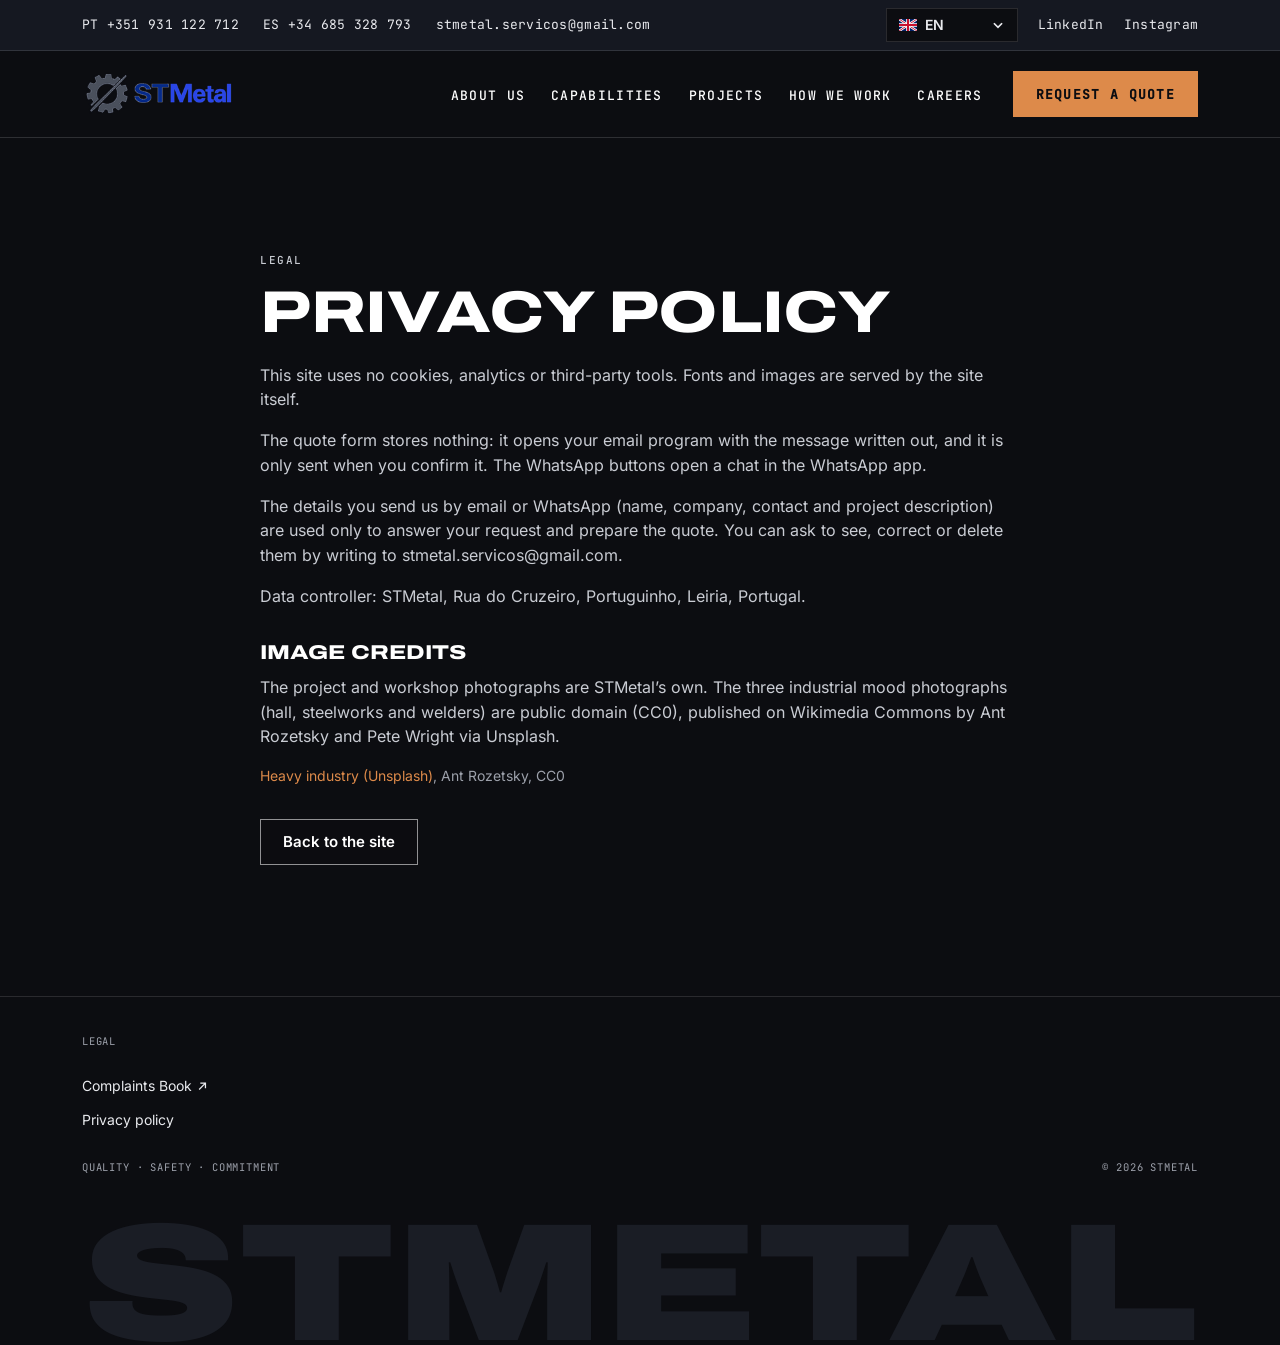
<file: en/privacidade.html>
<!doctype html>
<html lang="en">
<head>
<meta charset="utf-8">
<meta name="viewport" content="width=device-width, initial-scale=1">
<title>STMetal privacy policy</title>
<meta name="description" content="This site uses no cookies, analytics or third-party tools. Fonts and images are served by the site itself.">
<meta name="theme-color" content="#0c0d11">
<meta property="og:type" content="website">
<meta property="og:title" content="STMetal privacy policy">
<meta property="og:description" content="This site uses no cookies, analytics or third-party tools. Fonts and images are served by the site itself.">
<meta property="og:image" content="../share.jpg">
<meta property="og:locale" content="en_GB">
<link rel="icon" href="../assets/img/gear.png">
<link rel="stylesheet" href="../assets/fonts-v6.css">
<link rel="stylesheet" href="../assets/v6.css">
<meta name="robots" content="noindex">
<script>document.documentElement.classList.add('js')</script>
</head>
<body class="legal">
<a class="skip" href="#conteudo">Skip to content</a>
<div class="topbar">
  <div class="wrap topbar__in">
    <p class="topbar__contacts mono">
      <a href="tel:+351931122712"><span>PT</span> +351 931 122 712</a>
      <a href="tel:+34685328793"><span>ES</span> +34 685 328 793</a>
      <a class="topbar__mail" href="mailto:stmetal.servicos@gmail.com">stmetal.servicos@gmail.com</a>
    </p>
    <div class="topbar__right">
      <details class="lang"><summary aria-label="Translate the site: English"><svg viewBox="0 0 30 20" class="flag" aria-hidden="true"><rect width="30" height="20" fill="#012169"/><path d="M0 0l30 20M30 0L0 20" stroke="#fff" stroke-width="4"/><path d="M0 0l30 20M30 0L0 20" stroke="#c8102e" stroke-width="1.6"/><path d="M15 0v20M0 10h30" stroke="#fff" stroke-width="6"/><path d="M15 0v20M0 10h30" stroke="#c8102e" stroke-width="3.4"/></svg><b>EN</b><svg class="ic ic--chev" viewBox="0 0 12 12" aria-hidden="true"><path d="M2.5 4.5 6 8l3.5-3.5" fill="none" stroke="currentColor" stroke-width="1.5"/></svg></summary><ul class="lang__list"><li><a href="../privacidade.html" lang="pt-PT" hreflang="pt-PT"><svg viewBox="0 0 30 20" class="flag" aria-hidden="true"><rect width="12" height="20" fill="#046a38"/><rect x="12" width="18" height="20" fill="#da291c"/><circle cx="12" cy="10" r="3.6" fill="#ffe900"/></svg><b>PT</b> Português</a></li><li><a href="../en/privacidade.html" lang="en" hreflang="en" aria-current="true"><svg viewBox="0 0 30 20" class="flag" aria-hidden="true"><rect width="30" height="20" fill="#012169"/><path d="M0 0l30 20M30 0L0 20" stroke="#fff" stroke-width="4"/><path d="M0 0l30 20M30 0L0 20" stroke="#c8102e" stroke-width="1.6"/><path d="M15 0v20M0 10h30" stroke="#fff" stroke-width="6"/><path d="M15 0v20M0 10h30" stroke="#c8102e" stroke-width="3.4"/></svg><b>EN</b> English</a></li><li><a href="../es/privacidade.html" lang="es" hreflang="es"><svg viewBox="0 0 30 20" class="flag" aria-hidden="true"><rect width="30" height="20" fill="#aa151b"/><rect y="5" width="30" height="10" fill="#f1bf00"/></svg><b>ES</b> Español</a></li><li><a href="../it/privacidade.html" lang="it" hreflang="it"><svg viewBox="0 0 30 20" class="flag" aria-hidden="true"><rect width="10" height="20" fill="#009246"/><rect x="10" width="10" height="20" fill="#fff"/><rect x="20" width="10" height="20" fill="#ce2b37"/></svg><b>IT</b> Italiano</a></li></ul></details>
      <a class="mono" href="https://www.linkedin.com/in/stmetal-solucoes-industriais/" target="_blank" rel="noopener">LinkedIn</a>
      <a class="mono" href="https://www.instagram.com/stmetal.servicos/" target="_blank" rel="noopener">Instagram</a>
    </div>
  </div>
</div>
<header class="hdr" data-hdr>
  <div class="wrap hdr__in">
    <a class="logo" href="../en/index.html" aria-label="STMetal"><img src="../assets/img/logo-stmetal-240.png" width="240" height="74" alt="STMetal"></a>
    <nav class="nav" id="nav" aria-label="Menu">
      <ul><li><a href="../en/index.html#quem-somos">About us</a></li><li><a href="../en/index.html#competencias">Capabilities</a></li><li><a href="../en/index.html#obras">Projects</a></li><li><a href="../en/index.html#como-trabalhamos">How we work</a></li><li><a href="../en/index.html#recrutamento">Careers</a></li></ul>
      <a class="btn btn--orange nav__cta" href="../en/index.html#orcamento">Request a quote</a>
    </nav>
    <button class="burger" type="button" aria-expanded="false" aria-controls="nav" data-open="Menu" data-close="Close"><span></span><span></span><b class="sr">Menu</b></button>
  </div>
</header>
<main id="conteudo">
  <section class="sec">
    <div class="wrap measure">
      <p class="eyebrow">Legal</p>
      <h1 class="h2">Privacy policy</h1>
      <p>This site uses no cookies, analytics or third-party tools. Fonts and images are served by the site itself.</p><p>The quote form stores nothing: it opens your email program with the message written out, and it is only sent when you confirm it. The WhatsApp buttons open a chat in the WhatsApp app.</p><p>The details you send us by email or WhatsApp (name, company, contact and project description) are used only to answer your request and prepare the quote. You can ask to see, correct or delete them by writing to stmetal.servicos@gmail.com.</p><p>Data controller: STMetal, Rua do Cruzeiro, Portuguinho, Leiria, Portugal.</p>
      <h2 class="h3">Image credits</h2>
      <p>The project and workshop photographs are STMetal’s own. The three industrial mood photographs (hall, steelworks and welders) are public domain (CC0), published on Wikimedia Commons by Ant Rozetsky and Pete Wright via Unsplash.</p>
      <ul class="credits">
        <li><a href="https://commons.wikimedia.org/wiki/File:Heavy_industry_(Unsplash).jpg" rel="noopener">Heavy industry (Unsplash)</a>, Ant Rozetsky, CC0</li>
      </ul>
      <p><a class="btn btn--ghost" href="../en/index.html">Back to the site</a></p>
    </div>
  </section>
</main>
<footer class="ftr">
  <div class="wrap">
    <p class="mono ftr__label">Legal</p>
    <ul class="ftr__links">
      <li><a href="https://www.livroreclamacoes.pt/" target="_blank" rel="noopener">Complaints Book <svg class="ic ic--ne" viewBox="0 0 16 16" aria-hidden="true"><path d="M4 12 12 4M5.5 4H12v6.5" fill="none" stroke="currentColor" stroke-width="1.6"/></svg></a></li>
      <li><a href="../en/privacidade.html">Privacy policy</a></li>
      
    </ul>
    <div class="ftr__base mono"><span>Quality · Safety · Commitment</span><span>© 2026 STMETAL</span></div>
    <svg class="ftr__mark" viewBox="0 0 1000 150" aria-hidden="true"><text x="0" y="132" textLength="1000" lengthAdjust="spacingAndGlyphs">STMETAL</text></svg>
  </div>
</footer>
<script src="../assets/v6.js" defer></script>
</body>
</html>
</file>
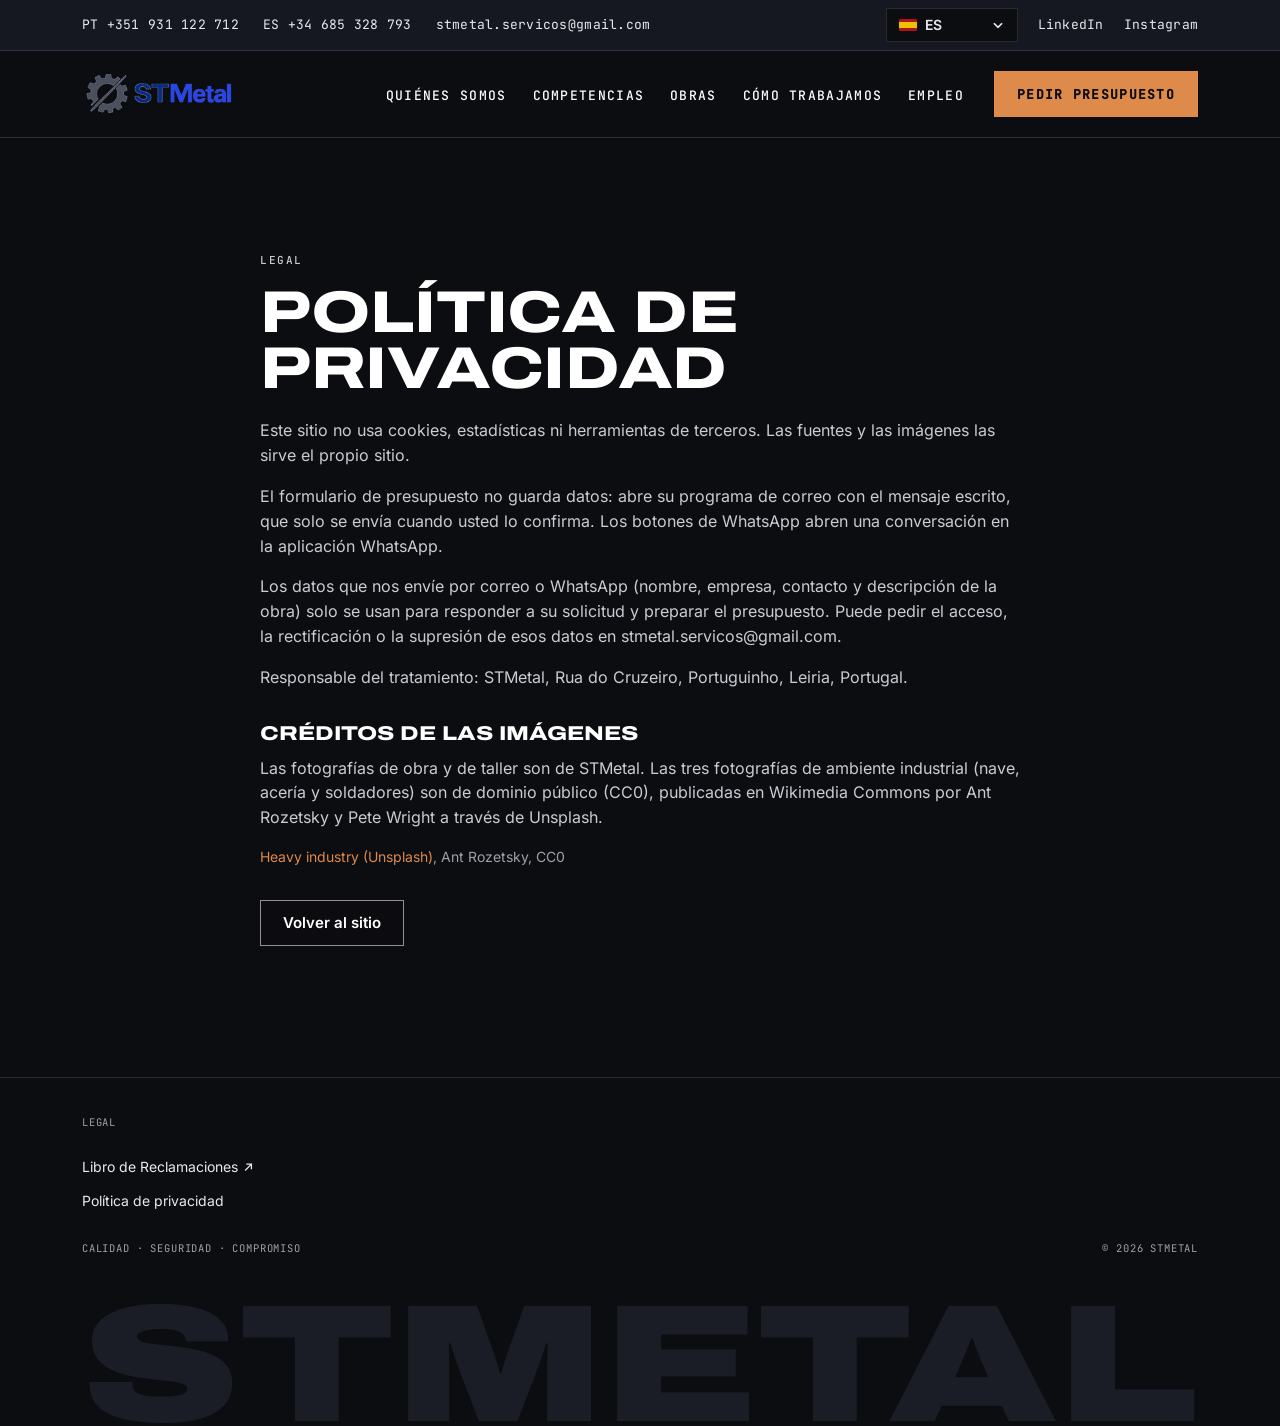
<file: es/privacidade.html>
<!doctype html>
<html lang="es">
<head>
<meta charset="utf-8">
<meta name="viewport" content="width=device-width, initial-scale=1">
<title>Política de privacidad de STMetal</title>
<meta name="description" content="Este sitio no usa cookies, estadísticas ni herramientas de terceros. Las fuentes y las imágenes las sirve el propio sitio.">
<meta name="theme-color" content="#0c0d11">
<meta property="og:type" content="website">
<meta property="og:title" content="Política de privacidad de STMetal">
<meta property="og:description" content="Este sitio no usa cookies, estadísticas ni herramientas de terceros. Las fuentes y las imágenes las sirve el propio sitio.">
<meta property="og:image" content="../share.jpg">
<meta property="og:locale" content="es_ES">
<link rel="icon" href="../assets/img/gear.png">
<link rel="stylesheet" href="../assets/fonts-v6.css">
<link rel="stylesheet" href="../assets/v6.css">
<meta name="robots" content="noindex">
<script>document.documentElement.classList.add('js')</script>
</head>
<body class="legal">
<a class="skip" href="#conteudo">Saltar al contenido</a>
<div class="topbar">
  <div class="wrap topbar__in">
    <p class="topbar__contacts mono">
      <a href="tel:+351931122712"><span>PT</span> +351 931 122 712</a>
      <a href="tel:+34685328793"><span>ES</span> +34 685 328 793</a>
      <a class="topbar__mail" href="mailto:stmetal.servicos@gmail.com">stmetal.servicos@gmail.com</a>
    </p>
    <div class="topbar__right">
      <details class="lang"><summary aria-label="Traducir el sitio: Español"><svg viewBox="0 0 30 20" class="flag" aria-hidden="true"><rect width="30" height="20" fill="#aa151b"/><rect y="5" width="30" height="10" fill="#f1bf00"/></svg><b>ES</b><svg class="ic ic--chev" viewBox="0 0 12 12" aria-hidden="true"><path d="M2.5 4.5 6 8l3.5-3.5" fill="none" stroke="currentColor" stroke-width="1.5"/></svg></summary><ul class="lang__list"><li><a href="../privacidade.html" lang="pt-PT" hreflang="pt-PT"><svg viewBox="0 0 30 20" class="flag" aria-hidden="true"><rect width="12" height="20" fill="#046a38"/><rect x="12" width="18" height="20" fill="#da291c"/><circle cx="12" cy="10" r="3.6" fill="#ffe900"/></svg><b>PT</b> Português</a></li><li><a href="../en/privacidade.html" lang="en" hreflang="en"><svg viewBox="0 0 30 20" class="flag" aria-hidden="true"><rect width="30" height="20" fill="#012169"/><path d="M0 0l30 20M30 0L0 20" stroke="#fff" stroke-width="4"/><path d="M0 0l30 20M30 0L0 20" stroke="#c8102e" stroke-width="1.6"/><path d="M15 0v20M0 10h30" stroke="#fff" stroke-width="6"/><path d="M15 0v20M0 10h30" stroke="#c8102e" stroke-width="3.4"/></svg><b>EN</b> English</a></li><li><a href="../es/privacidade.html" lang="es" hreflang="es" aria-current="true"><svg viewBox="0 0 30 20" class="flag" aria-hidden="true"><rect width="30" height="20" fill="#aa151b"/><rect y="5" width="30" height="10" fill="#f1bf00"/></svg><b>ES</b> Español</a></li><li><a href="../it/privacidade.html" lang="it" hreflang="it"><svg viewBox="0 0 30 20" class="flag" aria-hidden="true"><rect width="10" height="20" fill="#009246"/><rect x="10" width="10" height="20" fill="#fff"/><rect x="20" width="10" height="20" fill="#ce2b37"/></svg><b>IT</b> Italiano</a></li></ul></details>
      <a class="mono" href="https://www.linkedin.com/in/stmetal-solucoes-industriais/" target="_blank" rel="noopener">LinkedIn</a>
      <a class="mono" href="https://www.instagram.com/stmetal.servicos/" target="_blank" rel="noopener">Instagram</a>
    </div>
  </div>
</div>
<header class="hdr" data-hdr>
  <div class="wrap hdr__in">
    <a class="logo" href="../es/index.html" aria-label="STMetal"><img src="../assets/img/logo-stmetal-240.png" width="240" height="74" alt="STMetal"></a>
    <nav class="nav" id="nav" aria-label="Menú">
      <ul><li><a href="../es/index.html#quem-somos">Quiénes somos</a></li><li><a href="../es/index.html#competencias">Competencias</a></li><li><a href="../es/index.html#obras">Obras</a></li><li><a href="../es/index.html#como-trabalhamos">Cómo trabajamos</a></li><li><a href="../es/index.html#recrutamento">Empleo</a></li></ul>
      <a class="btn btn--orange nav__cta" href="../es/index.html#orcamento">Pedir presupuesto</a>
    </nav>
    <button class="burger" type="button" aria-expanded="false" aria-controls="nav" data-open="Menú" data-close="Cerrar"><span></span><span></span><b class="sr">Menú</b></button>
  </div>
</header>
<main id="conteudo">
  <section class="sec">
    <div class="wrap measure">
      <p class="eyebrow">Legal</p>
      <h1 class="h2">Política de privacidad</h1>
      <p>Este sitio no usa cookies, estadísticas ni herramientas de terceros. Las fuentes y las imágenes las sirve el propio sitio.</p><p>El formulario de presupuesto no guarda datos: abre su programa de correo con el mensaje escrito, que solo se envía cuando usted lo confirma. Los botones de WhatsApp abren una conversación en la aplicación WhatsApp.</p><p>Los datos que nos envíe por correo o WhatsApp (nombre, empresa, contacto y descripción de la obra) solo se usan para responder a su solicitud y preparar el presupuesto. Puede pedir el acceso, la rectificación o la supresión de esos datos en stmetal.servicos@gmail.com.</p><p>Responsable del tratamiento: STMetal, Rua do Cruzeiro, Portuguinho, Leiria, Portugal.</p>
      <h2 class="h3">Créditos de las imágenes</h2>
      <p>Las fotografías de obra y de taller son de STMetal. Las tres fotografías de ambiente industrial (nave, acería y soldadores) son de dominio público (CC0), publicadas en Wikimedia Commons por Ant Rozetsky y Pete Wright a través de Unsplash.</p>
      <ul class="credits">
        <li><a href="https://commons.wikimedia.org/wiki/File:Heavy_industry_(Unsplash).jpg" rel="noopener">Heavy industry (Unsplash)</a>, Ant Rozetsky, CC0</li>
      </ul>
      <p><a class="btn btn--ghost" href="../es/index.html">Volver al sitio</a></p>
    </div>
  </section>
</main>
<footer class="ftr">
  <div class="wrap">
    <p class="mono ftr__label">Legal</p>
    <ul class="ftr__links">
      <li><a href="https://www.livroreclamacoes.pt/" target="_blank" rel="noopener">Libro de Reclamaciones <svg class="ic ic--ne" viewBox="0 0 16 16" aria-hidden="true"><path d="M4 12 12 4M5.5 4H12v6.5" fill="none" stroke="currentColor" stroke-width="1.6"/></svg></a></li>
      <li><a href="../es/privacidade.html">Política de privacidad</a></li>
      
    </ul>
    <div class="ftr__base mono"><span>Calidad · Seguridad · Compromiso</span><span>© 2026 STMETAL</span></div>
    <svg class="ftr__mark" viewBox="0 0 1000 150" aria-hidden="true"><text x="0" y="132" textLength="1000" lengthAdjust="spacingAndGlyphs">STMETAL</text></svg>
  </div>
</footer>
<script src="../assets/v6.js" defer></script>
</body>
</html>
</file>
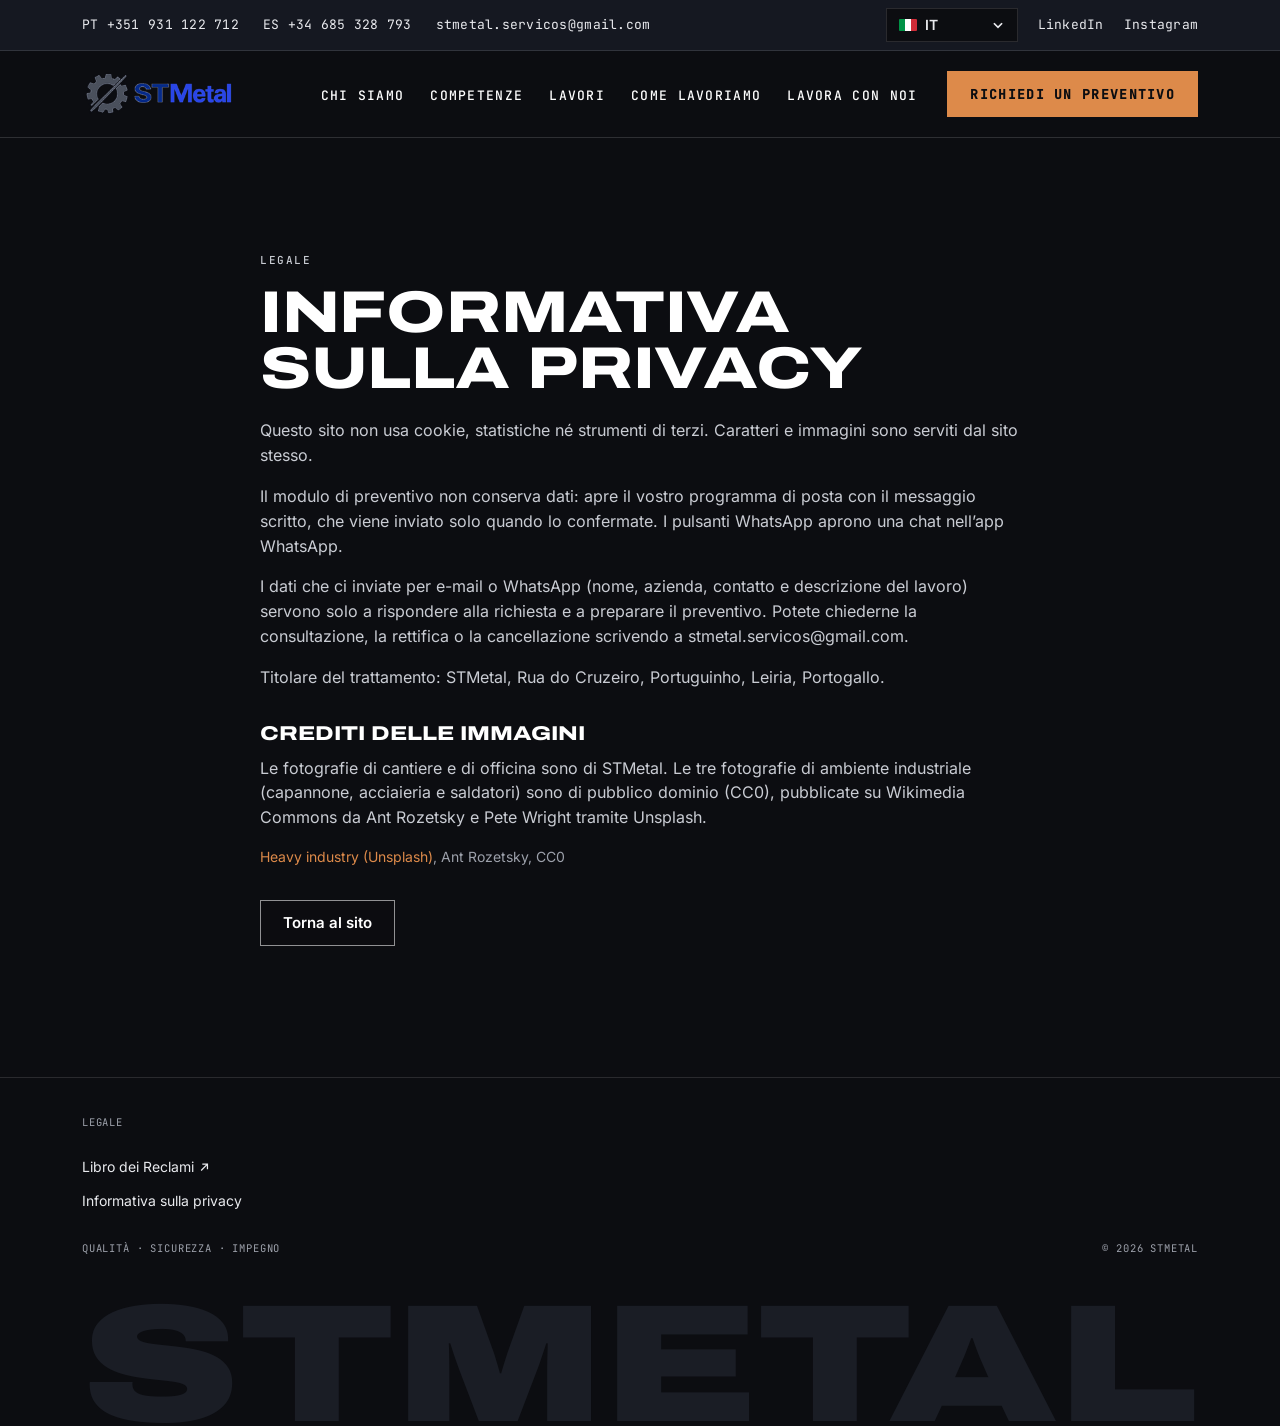
<file: it/privacidade.html>
<!doctype html>
<html lang="it">
<head>
<meta charset="utf-8">
<meta name="viewport" content="width=device-width, initial-scale=1">
<title>Informativa sulla privacy di STMetal</title>
<meta name="description" content="Questo sito non usa cookie, statistiche né strumenti di terzi. Caratteri e immagini sono serviti dal sito stesso.">
<meta name="theme-color" content="#0c0d11">
<meta property="og:type" content="website">
<meta property="og:title" content="Informativa sulla privacy di STMetal">
<meta property="og:description" content="Questo sito non usa cookie, statistiche né strumenti di terzi. Caratteri e immagini sono serviti dal sito stesso.">
<meta property="og:image" content="../share.jpg">
<meta property="og:locale" content="it_IT">
<link rel="icon" href="../assets/img/gear.png">
<link rel="stylesheet" href="../assets/fonts-v6.css">
<link rel="stylesheet" href="../assets/v6.css">
<meta name="robots" content="noindex">
<script>document.documentElement.classList.add('js')</script>
</head>
<body class="legal">
<a class="skip" href="#conteudo">Vai al contenuto</a>
<div class="topbar">
  <div class="wrap topbar__in">
    <p class="topbar__contacts mono">
      <a href="tel:+351931122712"><span>PT</span> +351 931 122 712</a>
      <a href="tel:+34685328793"><span>ES</span> +34 685 328 793</a>
      <a class="topbar__mail" href="mailto:stmetal.servicos@gmail.com">stmetal.servicos@gmail.com</a>
    </p>
    <div class="topbar__right">
      <details class="lang"><summary aria-label="Traduci il sito: Italiano"><svg viewBox="0 0 30 20" class="flag" aria-hidden="true"><rect width="10" height="20" fill="#009246"/><rect x="10" width="10" height="20" fill="#fff"/><rect x="20" width="10" height="20" fill="#ce2b37"/></svg><b>IT</b><svg class="ic ic--chev" viewBox="0 0 12 12" aria-hidden="true"><path d="M2.5 4.5 6 8l3.5-3.5" fill="none" stroke="currentColor" stroke-width="1.5"/></svg></summary><ul class="lang__list"><li><a href="../privacidade.html" lang="pt-PT" hreflang="pt-PT"><svg viewBox="0 0 30 20" class="flag" aria-hidden="true"><rect width="12" height="20" fill="#046a38"/><rect x="12" width="18" height="20" fill="#da291c"/><circle cx="12" cy="10" r="3.6" fill="#ffe900"/></svg><b>PT</b> Português</a></li><li><a href="../en/privacidade.html" lang="en" hreflang="en"><svg viewBox="0 0 30 20" class="flag" aria-hidden="true"><rect width="30" height="20" fill="#012169"/><path d="M0 0l30 20M30 0L0 20" stroke="#fff" stroke-width="4"/><path d="M0 0l30 20M30 0L0 20" stroke="#c8102e" stroke-width="1.6"/><path d="M15 0v20M0 10h30" stroke="#fff" stroke-width="6"/><path d="M15 0v20M0 10h30" stroke="#c8102e" stroke-width="3.4"/></svg><b>EN</b> English</a></li><li><a href="../es/privacidade.html" lang="es" hreflang="es"><svg viewBox="0 0 30 20" class="flag" aria-hidden="true"><rect width="30" height="20" fill="#aa151b"/><rect y="5" width="30" height="10" fill="#f1bf00"/></svg><b>ES</b> Español</a></li><li><a href="../it/privacidade.html" lang="it" hreflang="it" aria-current="true"><svg viewBox="0 0 30 20" class="flag" aria-hidden="true"><rect width="10" height="20" fill="#009246"/><rect x="10" width="10" height="20" fill="#fff"/><rect x="20" width="10" height="20" fill="#ce2b37"/></svg><b>IT</b> Italiano</a></li></ul></details>
      <a class="mono" href="https://www.linkedin.com/in/stmetal-solucoes-industriais/" target="_blank" rel="noopener">LinkedIn</a>
      <a class="mono" href="https://www.instagram.com/stmetal.servicos/" target="_blank" rel="noopener">Instagram</a>
    </div>
  </div>
</div>
<header class="hdr" data-hdr>
  <div class="wrap hdr__in">
    <a class="logo" href="../it/index.html" aria-label="STMetal"><img src="../assets/img/logo-stmetal-240.png" width="240" height="74" alt="STMetal"></a>
    <nav class="nav" id="nav" aria-label="Menu">
      <ul><li><a href="../it/index.html#quem-somos">Chi siamo</a></li><li><a href="../it/index.html#competencias">Competenze</a></li><li><a href="../it/index.html#obras">Lavori</a></li><li><a href="../it/index.html#como-trabalhamos">Come lavoriamo</a></li><li><a href="../it/index.html#recrutamento">Lavora con noi</a></li></ul>
      <a class="btn btn--orange nav__cta" href="../it/index.html#orcamento">Richiedi un preventivo</a>
    </nav>
    <button class="burger" type="button" aria-expanded="false" aria-controls="nav" data-open="Menu" data-close="Chiudi"><span></span><span></span><b class="sr">Menu</b></button>
  </div>
</header>
<main id="conteudo">
  <section class="sec">
    <div class="wrap measure">
      <p class="eyebrow">Legale</p>
      <h1 class="h2">Informativa sulla privacy</h1>
      <p>Questo sito non usa cookie, statistiche né strumenti di terzi. Caratteri e immagini sono serviti dal sito stesso.</p><p>Il modulo di preventivo non conserva dati: apre il vostro programma di posta con il messaggio scritto, che viene inviato solo quando lo confermate. I pulsanti WhatsApp aprono una chat nell’app WhatsApp.</p><p>I dati che ci inviate per e-mail o WhatsApp (nome, azienda, contatto e descrizione del lavoro) servono solo a rispondere alla richiesta e a preparare il preventivo. Potete chiederne la consultazione, la rettifica o la cancellazione scrivendo a stmetal.servicos@gmail.com.</p><p>Titolare del trattamento: STMetal, Rua do Cruzeiro, Portuguinho, Leiria, Portogallo.</p>
      <h2 class="h3">Crediti delle immagini</h2>
      <p>Le fotografie di cantiere e di officina sono di STMetal. Le tre fotografie di ambiente industriale (capannone, acciaieria e saldatori) sono di pubblico dominio (CC0), pubblicate su Wikimedia Commons da Ant Rozetsky e Pete Wright tramite Unsplash.</p>
      <ul class="credits">
        <li><a href="https://commons.wikimedia.org/wiki/File:Heavy_industry_(Unsplash).jpg" rel="noopener">Heavy industry (Unsplash)</a>, Ant Rozetsky, CC0</li>
      </ul>
      <p><a class="btn btn--ghost" href="../it/index.html">Torna al sito</a></p>
    </div>
  </section>
</main>
<footer class="ftr">
  <div class="wrap">
    <p class="mono ftr__label">Legale</p>
    <ul class="ftr__links">
      <li><a href="https://www.livroreclamacoes.pt/" target="_blank" rel="noopener">Libro dei Reclami <svg class="ic ic--ne" viewBox="0 0 16 16" aria-hidden="true"><path d="M4 12 12 4M5.5 4H12v6.5" fill="none" stroke="currentColor" stroke-width="1.6"/></svg></a></li>
      <li><a href="../it/privacidade.html">Informativa sulla privacy</a></li>
      
    </ul>
    <div class="ftr__base mono"><span>Qualità · Sicurezza · Impegno</span><span>© 2026 STMETAL</span></div>
    <svg class="ftr__mark" viewBox="0 0 1000 150" aria-hidden="true"><text x="0" y="132" textLength="1000" lengthAdjust="spacingAndGlyphs">STMETAL</text></svg>
  </div>
</footer>
<script src="../assets/v6.js" defer></script>
</body>
</html>
</file>
<file: assets/fonts-v6.css>
@font-face{font-family:'Archivo';font-style:normal;font-weight:300 900;font-stretch:125%;font-display:swap;src:url(fonts-v6/archivo-latin-ext.woff2) format('woff2');unicode-range:U+0100-02BA, U+02BD-02C5, U+02C7-02CC, U+02CE-02D7, U+02DD-02FF, U+0304, U+0308, U+0329, U+1D00-1DBF, U+1E00-1E9F, U+1EF2-1EFF, U+2020, U+20A0-20AB, U+20AD-20C4, U+2113, U+2C60-2C7F, U+A720-A7FF}
@font-face{font-family:'Inter';font-style:normal;font-weight:400 600;font-display:swap;src:url(fonts-v6/inter-latin-ext.woff2) format('woff2');unicode-range:U+0100-02BA, U+02BD-02C5, U+02C7-02CC, U+02CE-02D7, U+02DD-02FF, U+0304, U+0308, U+0329, U+1D00-1DBF, U+1E00-1E9F, U+1EF2-1EFF, U+2020, U+20A0-20AB, U+20AD-20C4, U+2113, U+2C60-2C7F, U+A720-A7FF}
@font-face{font-family:'JetBrains Mono';font-style:normal;font-weight:400 500;font-display:swap;src:url(fonts-v6/jetbrains-mono-latin-ext.woff2) format('woff2');unicode-range:U+0100-02BA, U+02BD-02C5, U+02C7-02CC, U+02CE-02D7, U+02DD-02FF, U+0304, U+0308, U+0329, U+1D00-1DBF, U+1E00-1E9F, U+1EF2-1EFF, U+2020, U+20A0-20AB, U+20AD-20C4, U+2113, U+2C60-2C7F, U+A720-A7FF}
@font-face{font-family:'Archivo';font-style:normal;font-weight:300 900;font-stretch:125%;font-display:swap;src:url(fonts-v6/archivo-latin.woff2) format('woff2');unicode-range:U+0000-00FF, U+0131, U+0152-0153, U+02BB-02BC, U+02C6, U+02DA, U+02DC, U+0304, U+0308, U+0329, U+2000-206F, U+20AC, U+2122, U+2191, U+2193, U+2212, U+2215, U+FEFF, U+FFFD}
@font-face{font-family:'Inter';font-style:normal;font-weight:400 600;font-display:swap;src:url(fonts-v6/inter-latin.woff2) format('woff2');unicode-range:U+0000-00FF, U+0131, U+0152-0153, U+02BB-02BC, U+02C6, U+02DA, U+02DC, U+0304, U+0308, U+0329, U+2000-206F, U+20AC, U+2122, U+2191, U+2193, U+2212, U+2215, U+FEFF, U+FFFD}
@font-face{font-family:'JetBrains Mono';font-style:normal;font-weight:400 500;font-display:swap;src:url(fonts-v6/jetbrains-mono-latin.woff2) format('woff2');unicode-range:U+0000-00FF, U+0131, U+0152-0153, U+02BB-02BC, U+02C6, U+02DA, U+02DC, U+0304, U+0308, U+0329, U+2000-206F, U+20AC, U+2122, U+2191, U+2193, U+2212, U+2215, U+FEFF, U+FFFD}
</file>
<file: assets/v6.css>
/* STMetal v6 — adaptado à referência do cliente */
:root {
  --ink: #0c0d11;
  --ink-2: #111217;
  --navy: #151821;
  --cream: #ebe6e0;
  --paper: #f4f1ec;
  --orange: #dd8a4a;
  --orange-2: #e89a5c;
  --white: #ffffff;
  --text: #e9eaee;
  --muted: #9da1ab;
  --muted-dark: #4b4d55;
  --line: rgba(255, 255, 255, .12);
  --line-dark: rgba(12, 13, 17, .22);
  --gut: clamp(16px, 6.4vw, 92px);
  --max: 1256px;
  --display: 'Archivo', 'Arial Black', system-ui, sans-serif;
  --sans: 'Inter', system-ui, -apple-system, 'Segoe UI', sans-serif;
  --mono: 'JetBrains Mono', ui-monospace, 'Cascadia Mono', Consolas, monospace;
  --ease: cubic-bezier(.2, .7, .1, 1);
}
*, *::before, *::after { box-sizing: border-box; }
html { -webkit-text-size-adjust: 100%; scroll-behavior: smooth; scroll-padding-top: 84px; }
body { margin: 0; background: var(--ink); color: var(--text); font: 400 16px/1.55 var(--sans); -webkit-font-smoothing: antialiased; overflow-x: hidden; }
img { display: block; max-width: 100%; height: auto; }
a { color: inherit; text-decoration: none; }
h1, h2, h3, p, ul, ol, figure { margin: 0; padding: 0; }
ul, ol { list-style: none; }
button, input, select, textarea { font: inherit; color: inherit; }
:focus-visible { outline: 2px solid var(--orange); outline-offset: 3px; }
.sr { position: absolute; width: 1px; height: 1px; overflow: hidden; clip: rect(0 0 0 0); white-space: nowrap; }
.skip { position: absolute; left: 16px; top: -60px; z-index: 100; background: var(--orange); color: var(--ink); padding: 10px 14px; font-weight: 600; }
.skip:focus { top: 12px; }
.wrap { width: 100%; max-width: calc(var(--max) + 2 * var(--gut)); margin: 0 auto; padding: 0 var(--gut); }
.mono { font-family: var(--mono); font-size: 12px; letter-spacing: .08em; text-transform: uppercase; }
.muted { color: var(--muted); }
.ic { width: 1em; height: 1em; flex: none; vertical-align: -.12em; }
.ic--ne { width: .9em; height: .9em; }

/* Tipografia */
.eyebrow { font: 500 11px/1.4 var(--mono); letter-spacing: .14em; text-transform: uppercase; color: var(--orange); margin-bottom: 18px; }
.h2 { font: 800 clamp(34px, 4.6vw, 64px)/.95 var(--display); font-stretch: 125%; text-transform: uppercase; letter-spacing: -.005em; color: var(--white); margin-bottom: 22px; text-wrap: balance; overflow-wrap: break-word; hyphens: manual; }
.h2--xl { font-size: clamp(34px, 3.9vw, 58px); }
.h2 em { font-style: normal; color: var(--orange); }
.h3 { font: 800 20px/1.1 var(--display); font-stretch: 125%; text-transform: uppercase; color: var(--white); margin: 32px 0 12px; }
.lead { color: var(--white); font-size: 17px; margin-bottom: 16px; max-width: 34em; }
.tag { color: var(--text); margin-top: 26px; }
p + p { margin-top: 0; }

/* Botões */
.btn { display: inline-flex; align-items: center; justify-content: center; gap: .55em; min-height: 46px; padding: 12px 22px; border: 1px solid transparent; font: 600 15px/1.2 var(--sans); cursor: pointer; transition: background .25s, color .25s, border-color .25s, transform .25s var(--ease); }
.btn--lg { min-height: 52px; padding: 14px 28px; }
.btn--orange { background: var(--orange); color: var(--ink); }
.btn--orange:hover { background: var(--orange-2); }
.btn--ghost { border-color: rgba(255, 255, 255, .55); color: var(--white); background: rgba(12, 13, 17, .35); }
.btn--ghost:hover { border-color: var(--white); background: rgba(255, 255, 255, .08); }
.btn--cream { background: var(--cream); color: var(--ink); }
.btn--cream:hover { background: var(--white); }
.btn:active { transform: translateY(1px); }

/* Barra de topo */
.topbar { background: var(--navy); border-bottom: 1px solid var(--line); position: relative; z-index: 31; }
.topbar__in { display: flex; align-items: center; justify-content: space-between; gap: 20px; min-height: 50px; }
.topbar__contacts { display: flex; gap: 24px; font-size: 13px; text-transform: none; letter-spacing: .02em; }
.topbar__contacts a:hover, .topbar__right > a:hover { color: var(--orange); }
.topbar__right { display: flex; align-items: center; gap: 20px; }
.topbar__right > a { text-transform: none; font-size: 13px; letter-spacing: .02em; }
.flag { width: 18px; height: 12px; flex: none; border-radius: 1px; }
.lang { position: relative; }
.lang summary { list-style: none; display: flex; align-items: center; gap: 8px; min-width: 132px; height: 34px; padding: 0 12px; border: 1px solid var(--line); background: var(--ink); cursor: pointer; font-size: 14px; }
.lang summary::-webkit-details-marker { display: none; }
.lang summary .ic--chev { margin-left: auto; transition: transform .2s; }
.lang[open] summary .ic--chev { transform: rotate(180deg); }
.lang__list { position: absolute; right: 0; top: calc(100% + 4px); min-width: 190px; background: var(--ink); border: 1px solid var(--line); padding: 6px; z-index: 50; }
.lang__list a { display: flex; align-items: center; gap: 10px; padding: 9px 10px; font-size: 14px; }
.lang__list a:hover, .lang__list a[aria-current] { background: var(--navy); }
.lang__list b { font-weight: 600; width: 22px; }

/* Cabeçalho */
.hdr { position: sticky; top: 0; z-index: 30; margin-bottom: -86px; border-bottom: 1px solid rgba(255, 255, 255, .14); transition: background .35s, border-color .35s, backdrop-filter .35s; }
.hdr.is-solid { background: rgba(12, 13, 17, .92); backdrop-filter: blur(10px); -webkit-backdrop-filter: blur(10px); border-color: var(--line); }
.hdr__in { display: flex; align-items: center; justify-content: space-between; gap: 24px; height: 86px; }
.logo img { width: 154px; height: auto; }
.nav { display: flex; align-items: center; gap: 30px; }
.nav ul { display: flex; gap: 26px; }
.nav ul a { font: 500 13px/1 var(--mono); letter-spacing: .1em; text-transform: uppercase; color: var(--white); position: relative; padding: 8px 0; }
.nav ul a::after { content: ''; position: absolute; left: 0; right: 0; bottom: 0; height: 1px; background: var(--orange); transform: scaleX(0); transform-origin: left; transition: transform .3s var(--ease); }
.nav ul a:hover::after { transform: scaleX(1); }
.nav__cta { font: 600 13px/1 var(--mono); letter-spacing: .1em; text-transform: uppercase; min-height: 46px; }
.burger { display: none; }

/* Hero */
.hero { position: relative; min-height: max(720px, calc(100svh - 50px)); display: flex; align-items: flex-end; color: var(--white); overflow: hidden; background: var(--ink); }
.hero__bg { position: absolute; inset: -8% 0; will-change: transform; }
.hero__bg img { width: 100%; height: 100%; object-fit: cover; filter: grayscale(.25) brightness(.62) contrast(1.05); }
.hero::after { content: ''; position: absolute; inset: 0; background: linear-gradient(180deg, rgba(12, 13, 17, .55) 0%, rgba(12, 13, 17, .28) 30%, rgba(12, 13, 17, .55) 70%, rgba(12, 13, 17, .92) 100%); }
.hero__in { position: relative; z-index: 2; padding-top: 150px; padding-bottom: 56px; }
.hero__eyebrow { margin-bottom: 26px; }
.hero__h { font: 800 clamp(28px, 5.8vw, 84px)/1.02 var(--display); font-stretch: 125%; text-transform: uppercase; letter-spacing: -.01em; margin: 0 0 34px; }
.hero__h .w { display: inline-block; overflow: hidden; vertical-align: top; padding: .2em .02em .06em 0; margin: -.2em 0 -.06em; }
.hero__h .w > span { display: inline-block; }
.hero__foot { display: flex; align-items: flex-end; justify-content: space-between; gap: 32px; flex-wrap: wrap; }
.hero__p { font-size: 18px; line-height: 1.5; max-width: 30em; color: #f1f2f4; }
.hero__note { margin-top: 18px; font-size: 11px; color: #d6d8dd; }
.hero__btns { display: flex; gap: 10px; flex-wrap: wrap; }

/* Faixa */
.strip { background: var(--ink-2); border-bottom: 1px solid var(--line); }
.strip__in { display: grid; grid-template-columns: 1fr 1fr; gap: 24px; padding-top: 22px; padding-bottom: 22px; }
.strip p { font: 800 clamp(15px, 1.3vw, 19px)/1.2 var(--display); font-stretch: 125%; text-transform: uppercase; color: var(--white); }
.strip em { font-style: normal; color: var(--orange); }

/* Valores + números */
.sec--cream, .values { background: var(--cream); color: var(--ink); }
.values { padding: 36px 0 44px; }
.values__list { display: grid; grid-template-columns: repeat(4, 1fr); gap: 24px; margin-bottom: 40px; }
.values__list li { border-top: 1px solid rgba(12, 13, 17, .35); padding-top: 14px; font-size: 10.5px; color: var(--muted-dark); }
.stats { display: grid; grid-template-columns: repeat(4, 1fr); gap: 24px; }
.stats li { border-left: 2px solid var(--ink); padding-left: 16px; }
.stats li:nth-child(2) { grid-column: 3; }
.stats b { display: block; font: 800 64px/1 var(--display); font-stretch: 125%; color: var(--ink); }
.stats span { font-size: 13px; color: var(--muted-dark); }

/* Secções */
.sec { padding: clamp(80px, 9vw, 128px) 0; }
.sec--navy { background: var(--navy); }
.sec--cream .h2 { color: var(--ink); }
.sec--cream .muted { color: var(--muted-dark); }
.split { display: grid; grid-template-columns: 1fr 1fr; gap: clamp(40px, 6vw, 88px); align-items: start; }
.sec__head { display: grid; grid-template-columns: 1.4fr 1fr; gap: 40px; align-items: center; margin-bottom: 44px; }
.sec__head--end { align-items: end; }
.sec__head .h2 { margin-bottom: 0; }
.sec__head > p { max-width: 26em; font-size: 15px; }

/* Quem somos */
.about { background: var(--ink); }
.about .split { align-items: center; }
.boxes { display: grid; grid-template-columns: 1fr 1fr; border: 1px solid var(--line); }
.boxes li { padding: 30px 26px; min-height: 168px; border-right: 1px solid var(--line); border-bottom: 1px solid var(--line); transition: background .3s; }
.boxes li:nth-child(2n) { border-right: 0; }
.boxes li:nth-child(n+3) { border-bottom: 0; }
.boxes li:hover { background: var(--navy); }
.boxes h3 { font: 800 18px/1.15 var(--display); font-stretch: 125%; text-transform: uppercase; color: var(--white); margin-bottom: 12px; }
.boxes p { font-size: 13.5px; color: var(--muted); }

/* Competências */
.cards { display: grid; grid-template-columns: repeat(3, 1fr); gap: 14px; }
.card { background: var(--ink); display: flex; flex-direction: column; overflow: hidden; }
.card__img { aspect-ratio: 4 / 3; overflow: hidden; background: #1d2029; }
.card__img img { width: 100%; height: 100%; object-fit: cover; transition: transform 1s var(--ease); }
.card:hover .card__img img { transform: scale(1.05); }
.card__body { padding: 26px 24px 30px; }
.card__n { color: var(--orange); font-size: 11px; margin-bottom: 14px; }
.card h3 { font: 800 20px/1.15 var(--display); font-stretch: 125%; text-transform: uppercase; color: var(--white); margin-bottom: 14px; }
.card__body > p { font-size: 14px; color: #c9ccd3; margin-bottom: 16px; }
.card ul li { border-top: 1px solid var(--line); padding: 10px 0; font-size: 13px; color: var(--muted); }
.card ul b { color: var(--white); font-weight: 600; }
.card--cta { background: var(--orange); }
.card--cta a { display: flex; flex-direction: column; justify-content: space-between; height: 100%; min-height: 360px; padding: 28px; color: var(--ink); }
.card--cta span { font-size: 10.5px; }
.card--cta b { font: 800 clamp(24px, 2.2vw, 30px)/1.05 var(--display); font-stretch: 125%; text-transform: uppercase; }
.card--cta i { font-style: normal; display: inline-block; transition: transform .3s var(--ease); }
.card--cta a:hover i { transform: translateX(8px); }

/* Princípios */
.grid2 { display: grid; grid-template-columns: 1fr 1fr; gap: 0 28px; }
.grid2 li { border-top: 1px solid rgba(12, 13, 17, .45); padding: 14px 0 26px; }
.grid2 h3 { font: 800 15px/1.2 var(--display); font-stretch: 125%; text-transform: uppercase; color: var(--ink); margin-bottom: 8px; }
.grid2 p { font-size: 13px; color: var(--muted-dark); }

/* Obras */
.work { background: var(--ink); }
.obras { display: grid; grid-template-columns: 1fr 1fr; gap: 54px 28px; }
.obra--wide { grid-column: 1 / -1; display: grid; grid-template-columns: 1.3fr 1fr; gap: 44px; align-items: center; }
.obra--rev .obra__img { order: 2; }
.obra--rev { grid-template-columns: 1fr 1.3fr; }
.obra__img { overflow: hidden; aspect-ratio: 16 / 10; background: #1d2029; }
.obra__img img { width: 100%; height: 100%; object-fit: cover; transition: transform 1.2s var(--ease); }
.obra:hover .obra__img img { transform: scale(1.04); }
.obra--half .obra__img { aspect-ratio: 3 / 2; margin-bottom: 20px; }
.obra__country { font-size: 10.5px; color: #c9ccd3; margin-bottom: 12px; }
.obra h3 { font: 800 clamp(28px, 2.8vw, 38px)/1 var(--display); font-stretch: 125%; text-transform: uppercase; color: var(--white); margin-bottom: 14px; }
.obra--half h3 { font-size: clamp(24px, 2.2vw, 30px); }
.obra__tags { font-size: 10.5px; color: var(--orange); margin-bottom: 14px; }
.obra__txt > p:last-child { font-size: 14.5px; color: #c9ccd3; max-width: 34em; }
.clients { margin-top: clamp(80px, 9vw, 120px); border-top: 1px solid var(--line); padding-top: 40px; }
.clients__head { display: flex; justify-content: space-between; align-items: baseline; gap: 24px; flex-wrap: wrap; margin-bottom: 24px; }
.clients__head h3 { font: 800 20px/1.1 var(--display); font-stretch: 125%; text-transform: uppercase; color: var(--white); }
.clients__head p { font-size: 13px; }
.clients__list { display: grid; grid-template-columns: repeat(4, 1fr); border: 1px solid var(--line); }
.clients__list li { padding: 26px 22px; font: 800 18px/1 var(--display); font-stretch: 125%; color: var(--white); border-right: 1px solid var(--line); transition: background .3s, color .3s; }
.clients__list li:last-child { border-right: 0; }
.clients__list li:hover { background: var(--orange); color: var(--ink); }

/* Qualidade */
.pillars { display: grid; grid-template-columns: repeat(3, 1fr); gap: 0 28px; }
.pillars li { display: flex; gap: 16px; border-top: 1px solid var(--line); padding: 18px 0 30px; }
.num { font: 300 clamp(30px, 2.6vw, 38px)/.9 var(--display); font-stretch: 125%; color: var(--orange); flex: none; }
.pillars h3 { font: 800 15px/1.2 var(--display); font-stretch: 125%; text-transform: uppercase; color: var(--white); margin-bottom: 8px; }
.pillars p { font-size: 13px; color: var(--muted); }

/* Porquê nós */
.why__list li { display: grid; grid-template-columns: 40px 1fr 1.25fr; gap: 16px; align-items: start; border-top: 1px solid rgba(12, 13, 17, .45); padding: 18px 0; }
.why__list li:last-child { border-bottom: 1px solid rgba(12, 13, 17, .45); }
.why__list .mono { color: var(--orange); font-size: 10.5px; padding-top: 4px; }
.why__list h3 { font: 600 17px/1.3 var(--sans); color: var(--ink); }
.why__list p { font-size: 13px; color: var(--muted-dark); }

/* Como trabalhamos */
.how { background: var(--ink); }
.how .muted { margin-bottom: 0; }
.steps { position: relative; display: grid; grid-template-columns: repeat(5, 1fr); gap: 24px; margin-top: 46px; padding-top: 22px; border-top: 1px solid var(--line); }
.steps__bar { position: absolute; left: 0; top: -1px; height: 2px; width: 20%; background: var(--orange); transition: width .9s var(--ease); }
.steps .num { display: block; font-size: clamp(36px, 3.4vw, 48px); color: #5d616b; margin-bottom: 18px; transition: color .5s; }
.steps li.is-on .num { color: var(--orange); }
.steps h3 { font: 600 17px/1.3 var(--sans); color: var(--white); margin-bottom: 10px; }
.steps p { font-size: 13px; color: var(--muted); }

/* Contactos */
.rows li { display: flex; justify-content: space-between; align-items: center; gap: 16px; border-top: 1px solid var(--line); padding: 20px 0; }
.rows li:last-child { border-bottom: 1px solid var(--line); }
.rows h3 { font: 600 18px/1.2 var(--sans); color: var(--white); margin-bottom: 4px; }
.rows p { font-size: 12px; color: var(--muted); }
.rows a { color: var(--orange); font-size: 13px; text-transform: none; letter-spacing: .02em; white-space: nowrap; }
.rows a:hover { color: var(--orange-2); text-decoration: underline; text-underline-offset: 4px; }
.rows__note { font-size: 10.5px; color: var(--text); margin-top: 18px; }

/* Recrutamento */
.jobs { position: relative; overflow: hidden; padding: clamp(80px, 9vw, 120px) 0; color: var(--white); }
.jobs__bg { position: absolute; inset: -30% 0; will-change: transform; }
.jobs__bg img { width: 100%; height: 100%; object-fit: cover; filter: grayscale(.5) brightness(.32); }
.jobs::after { content: ''; position: absolute; inset: 0; background: linear-gradient(90deg, rgba(12, 13, 17, .8), rgba(12, 13, 17, .35)); }
.jobs__in { position: relative; z-index: 2; display: grid; grid-template-columns: 1.6fr 1fr; gap: 40px; align-items: end; }
.jobs .h2 { font-size: clamp(30px, 3.75vw, 54px); text-wrap: wrap; }
.jobs__in > div > p:last-child { max-width: 30em; color: #dfe1e5; }
.roles { display: flex; flex-wrap: wrap; gap: 8px; margin-bottom: 24px; }
.roles li { border: 1px solid rgba(255, 255, 255, .5); padding: 8px 12px; font-size: 13px; background: rgba(12, 13, 17, .35); }
.jobs__btns { display: flex; flex-wrap: wrap; gap: 10px; }

/* Orçamento */
.quote { background: var(--ink); }
.split--form { grid-template-columns: 1fr 1.05fr; }
.quote .tag { margin: 0 0 24px; }
.quote__info { margin-top: 28px; padding-top: 24px; border-top: 1px solid var(--line); font-size: 14px; display: grid; gap: 10px; }
.link { color: var(--orange); text-decoration: underline; text-underline-offset: 4px; }
.link:hover { color: var(--orange-2); }
.form { background: var(--ink-2); border: 1px solid var(--line); padding: clamp(20px, 2.4vw, 32px); display: grid; gap: 20px; }
.form fieldset { border: 0; margin: 0; padding: 0; }
.form legend, .form label > span:first-child { display: block; font-size: 13px; font-weight: 500; color: var(--white); margin-bottom: 10px; padding: 0; }
.chips { display: flex; flex-wrap: wrap; gap: 8px; }
.chip { position: relative; cursor: pointer; }
.chip input { position: absolute; opacity: 0; inset: 0; }
.chip span { display: block; padding: 9px 12px; border: 1px solid rgba(255, 255, 255, .28); font-size: 13px; transition: background .2s, color .2s, border-color .2s; }
.chip:hover span { border-color: rgba(255, 255, 255, .6); }
.chip input:checked + span { background: var(--cream); color: var(--ink); border-color: var(--cream); }
.chip input:focus-visible + span { outline: 2px solid var(--orange); outline-offset: 2px; }
.form__row { display: grid; grid-template-columns: 1fr 1fr; gap: 16px; }
.form input:not([type=checkbox]), .form select, .form textarea { width: 100%; background: var(--ink); border: 1px solid rgba(255, 255, 255, .22); border-radius: 0; padding: 12px 14px; font-size: 15px; min-height: 48px; transition: border-color .2s; }
.form textarea { resize: vertical; min-height: 110px; }
.form input:focus, .form select:focus, .form textarea:focus { outline: none; border-color: var(--orange); }
.form ::placeholder { color: #6f737d; }
.sel { position: relative; display: block; }
.sel select { appearance: none; -webkit-appearance: none; padding-right: 38px; cursor: pointer; }
.sel .ic--chev { position: absolute; right: 14px; top: 50%; transform: translateY(-50%); pointer-events: none; }
.check { display: flex; gap: 12px; align-items: flex-start; font-size: 13px; color: #c9ccd3; cursor: pointer; }
.check input { width: 18px; height: 18px; margin: 1px 0 0; accent-color: var(--orange); flex: none; }
.form .check > span:first-child { display: inline; }
.btn--submit { width: 100%; min-height: 54px; border-color: rgba(255, 255, 255, .28); background: transparent; color: var(--muted); font-size: 14px; font-weight: 500; }
.btn--submit:not(:disabled) { background: var(--orange); border-color: var(--orange); color: var(--ink); font-weight: 600; }
.btn--submit:not(:disabled):hover { background: var(--orange-2); }
.btn--submit:disabled { cursor: not-allowed; }
.form__msg { font-size: 13px; color: var(--orange); min-height: 1em; }
.form__msg:empty { display: none; }

/* Rodapé */
.ftr { background: var(--ink); border-top: 1px solid var(--line); padding-top: 36px; overflow: hidden; }
.ftr__label { font-size: 10.5px; color: var(--muted); margin-bottom: 26px; }
.ftr__links { display: grid; gap: 12px; font-size: 14px; margin-bottom: 28px; }
.ftr__links a:hover { color: var(--orange); }
.ftr__base { display: flex; justify-content: space-between; gap: 16px; font-size: 10.5px; color: var(--muted); flex-wrap: wrap; }
.ftr__mark { display: block; width: 100%; height: auto; margin: 18px 0 -1.4%; user-select: none; }
.ftr__mark text { font: 900 150px/1 var(--display); font-stretch: 125%; fill: #1a1d25; }

/* Página legal */
.legal .hdr { margin-bottom: 0; background: var(--ink); }
.measure { max-width: calc(760px + 2 * var(--gut)); }
.legal .sec p { color: #c9ccd3; margin-bottom: 16px; }
.credits { margin: 0 0 32px; font-size: 14px; color: var(--muted); }
.credits a { color: var(--orange); }

/* Movimento */
.js [data-r] { opacity: 0; transform: translateY(18px); transition: opacity .8s var(--ease), transform .8s var(--ease); transition-delay: var(--d, 0s); }
.js [data-r].is-in { opacity: 1; transform: none; }
.js .hero__h .w > span { transform: translateY(105%); transition: transform 1s var(--ease); transition-delay: calc(.15s + var(--i) * .07s); }
.js .hero__eyebrow, .js .hero__foot { opacity: 0; transform: translateY(14px); transition: opacity .9s var(--ease) .55s, transform .9s var(--ease) .55s; }
.js .hero__bg img { transform: scale(1.08); transition: transform 2.2s var(--ease); }
.is-ready .hero__h .w > span, .is-ready .hero__eyebrow, .is-ready .hero__foot { transform: none; opacity: 1; }
.is-ready .hero__bg img { transform: none; }
@media (prefers-reduced-motion: reduce) {
  html { scroll-behavior: auto; }
  .js [data-r], .js .hero__h .w > span, .js .hero__eyebrow, .js .hero__foot, .js .hero__bg img { opacity: 1 !important; transform: none !important; transition: none !important; }
  .steps__bar { transition: none; }
}

/* Responsivo */
@media (max-width: 1180px) {
  .nav ul { gap: 18px; }
  .nav ul a { font-size: 12px; }
  .topbar__mail { display: none; }
}
@media (max-width: 1040px) {
  .burger { display: inline-flex; flex-direction: column; justify-content: center; gap: 6px; width: 46px; height: 46px; border: 1px solid rgba(255, 255, 255, .4); background: rgba(12, 13, 17, .4); cursor: pointer; padding: 0 12px; position: relative; z-index: 2; }
  .burger span { display: block; height: 2px; background: var(--white); transition: transform .3s var(--ease); }
  .burger[aria-expanded=true] span:first-child { transform: translateY(4px) rotate(45deg); }
  .burger[aria-expanded=true] span:nth-child(2) { transform: translateY(-4px) rotate(-45deg); }
  .nav { position: fixed; inset: 0; background: var(--ink); flex-direction: column; align-items: stretch; justify-content: center; gap: 32px; padding: 100px var(--gut) 40px; opacity: 0; visibility: hidden; transition: opacity .3s, visibility .3s; }
  .nav.is-open { opacity: 1; visibility: visible; }
  .nav ul { flex-direction: column; gap: 4px; }
  .nav ul a { display: block; font: 800 28px/1.2 var(--display); font-stretch: 125%; letter-spacing: 0; padding: 10px 0; border-bottom: 1px solid var(--line); }
  .nav ul a::after { display: none; }
  .logo { position: relative; z-index: 2; }
  .split, .sec__head, .jobs__in, .split--form { grid-template-columns: 1fr; }
  .sec__head { gap: 8px; }
  .cards { grid-template-columns: 1fr 1fr; }
  .pillars { grid-template-columns: 1fr 1fr; }
  .steps { grid-template-columns: repeat(3, 1fr); row-gap: 36px; }
  .steps__bar { display: none; }
  .obra--wide, .obra--rev { grid-template-columns: 1fr; gap: 22px; }
  .obra--rev .obra__img { order: 0; }
}
@media (max-width: 720px) {
  body { font-size: 15px; }
  .topbar__contacts { display: none; }
  .topbar__in { justify-content: flex-end; min-height: 46px; }
  .topbar__right { gap: 14px; }
  .lang summary { min-width: 0; }
  .hdr { margin-bottom: -72px; }
  .hdr__in { height: 72px; }
  .logo img { width: 124px; }
  .hero { min-height: calc(100svh - 46px); }
  .hero__in { padding-top: 110px; padding-bottom: 36px; }
  .hero__h { font-size: clamp(25px, 7.7vw, 42px); margin-bottom: 24px; }
  .hero__p { font-size: 16px; }
  .hero__btns { width: 100%; }
  .hero__btns .btn { flex: 1 1 140px; }
  .strip__in { grid-template-columns: 1fr; gap: 10px; }
  .values__list { grid-template-columns: 1fr 1fr; gap: 18px 16px; margin-bottom: 30px; }
  .stats { grid-template-columns: 1fr 1fr; }
  .stats li:nth-child(2) { grid-column: auto; }
  .stats b { font-size: 48px; }
  .h2 { font-size: clamp(26px, 7.6vw, 40px); }
  .h2--xl { font-size: clamp(30px, 9vw, 44px); }
  .boxes { grid-template-columns: 1fr; }
  .boxes li { min-height: 0; border-right: 0 !important; border-bottom: 1px solid var(--line) !important; padding: 22px 20px; }
  .boxes li:last-child { border-bottom: 0 !important; }
  .cards, .grid2, .obras, .pillars { grid-template-columns: 1fr; }
  .card--cta a { min-height: 240px; }
  .clients__list { grid-template-columns: 1fr 1fr; }
  .clients__list li { border-bottom: 1px solid var(--line); }
  .clients__list li:nth-child(2n) { border-right: 0; }
  .clients__list li:nth-child(n+3) { border-bottom: 0; }
  .why__list li { grid-template-columns: 32px 1fr; }
  .why__list p { grid-column: 2; }
  .steps { grid-template-columns: 1fr 1fr; }
  .rows li { flex-direction: column; align-items: flex-start; gap: 8px; }
  .form__row { grid-template-columns: 1fr; }
}
</file>
